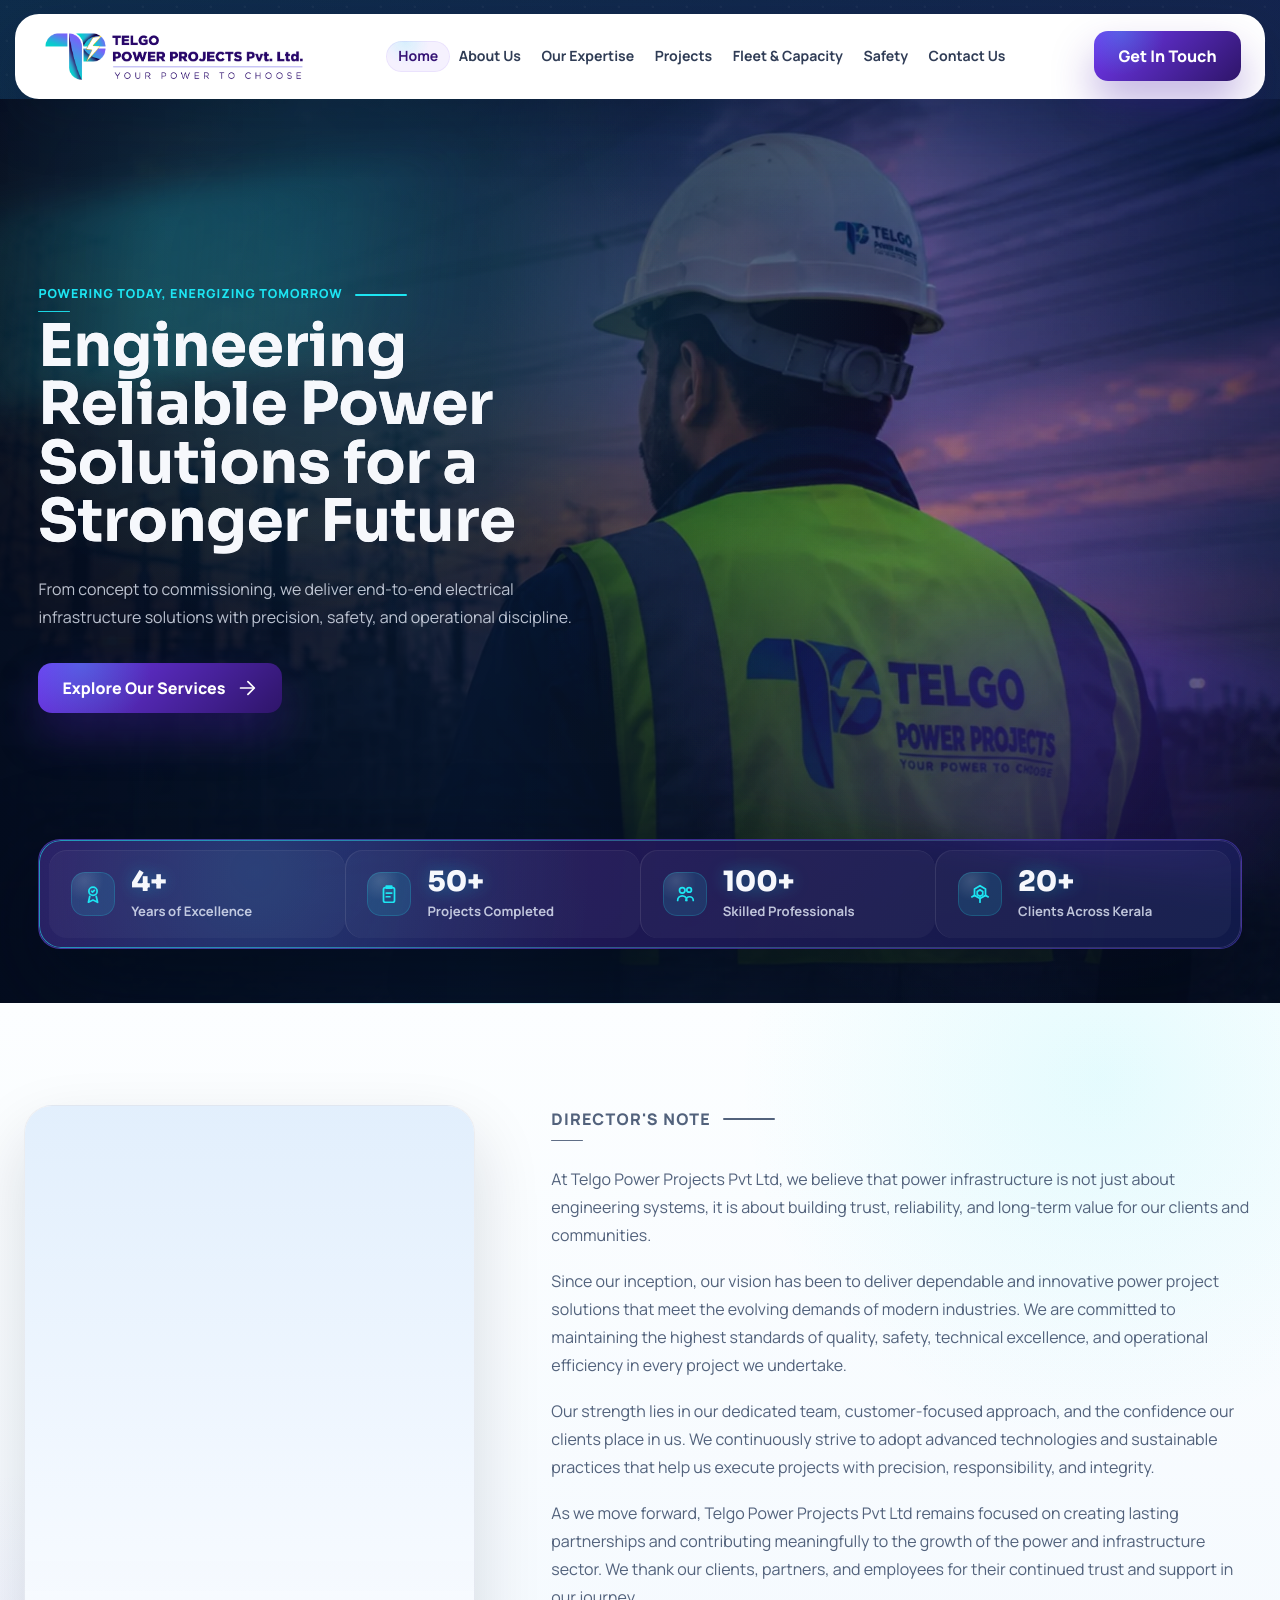
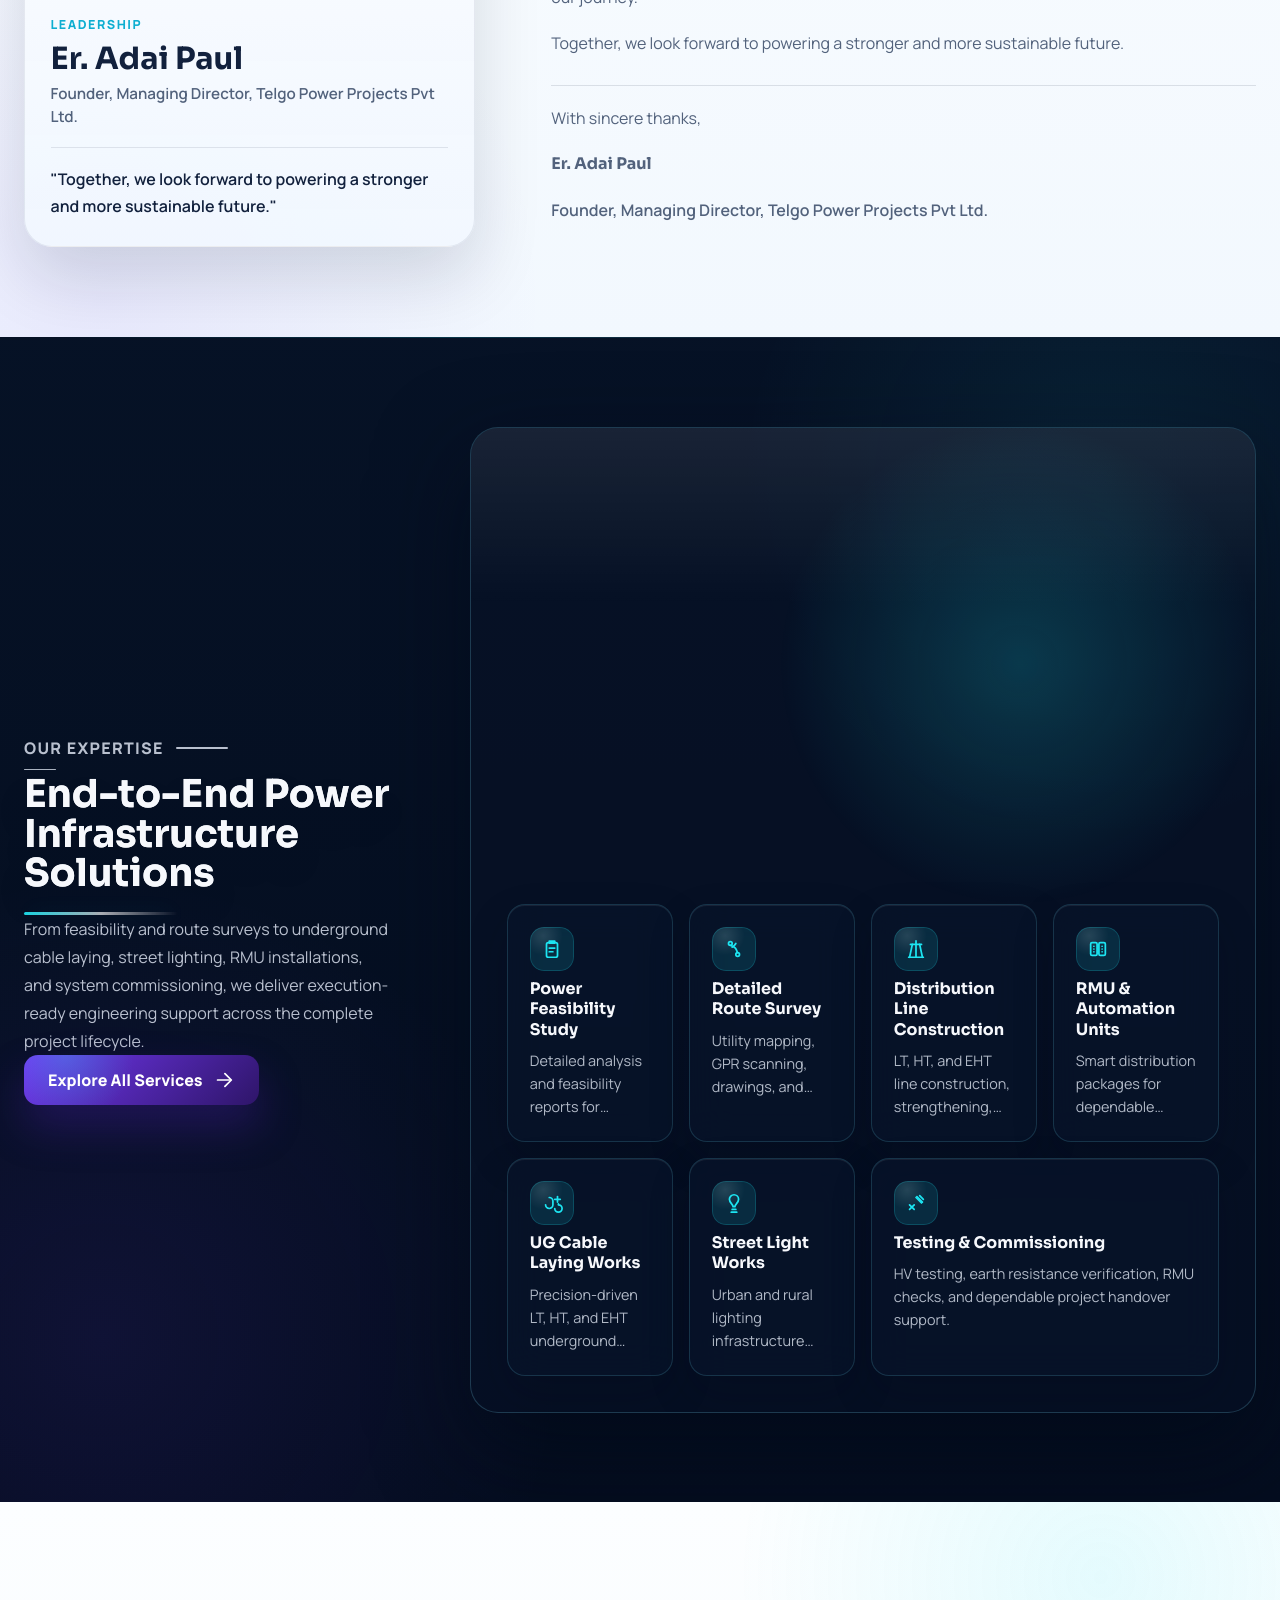
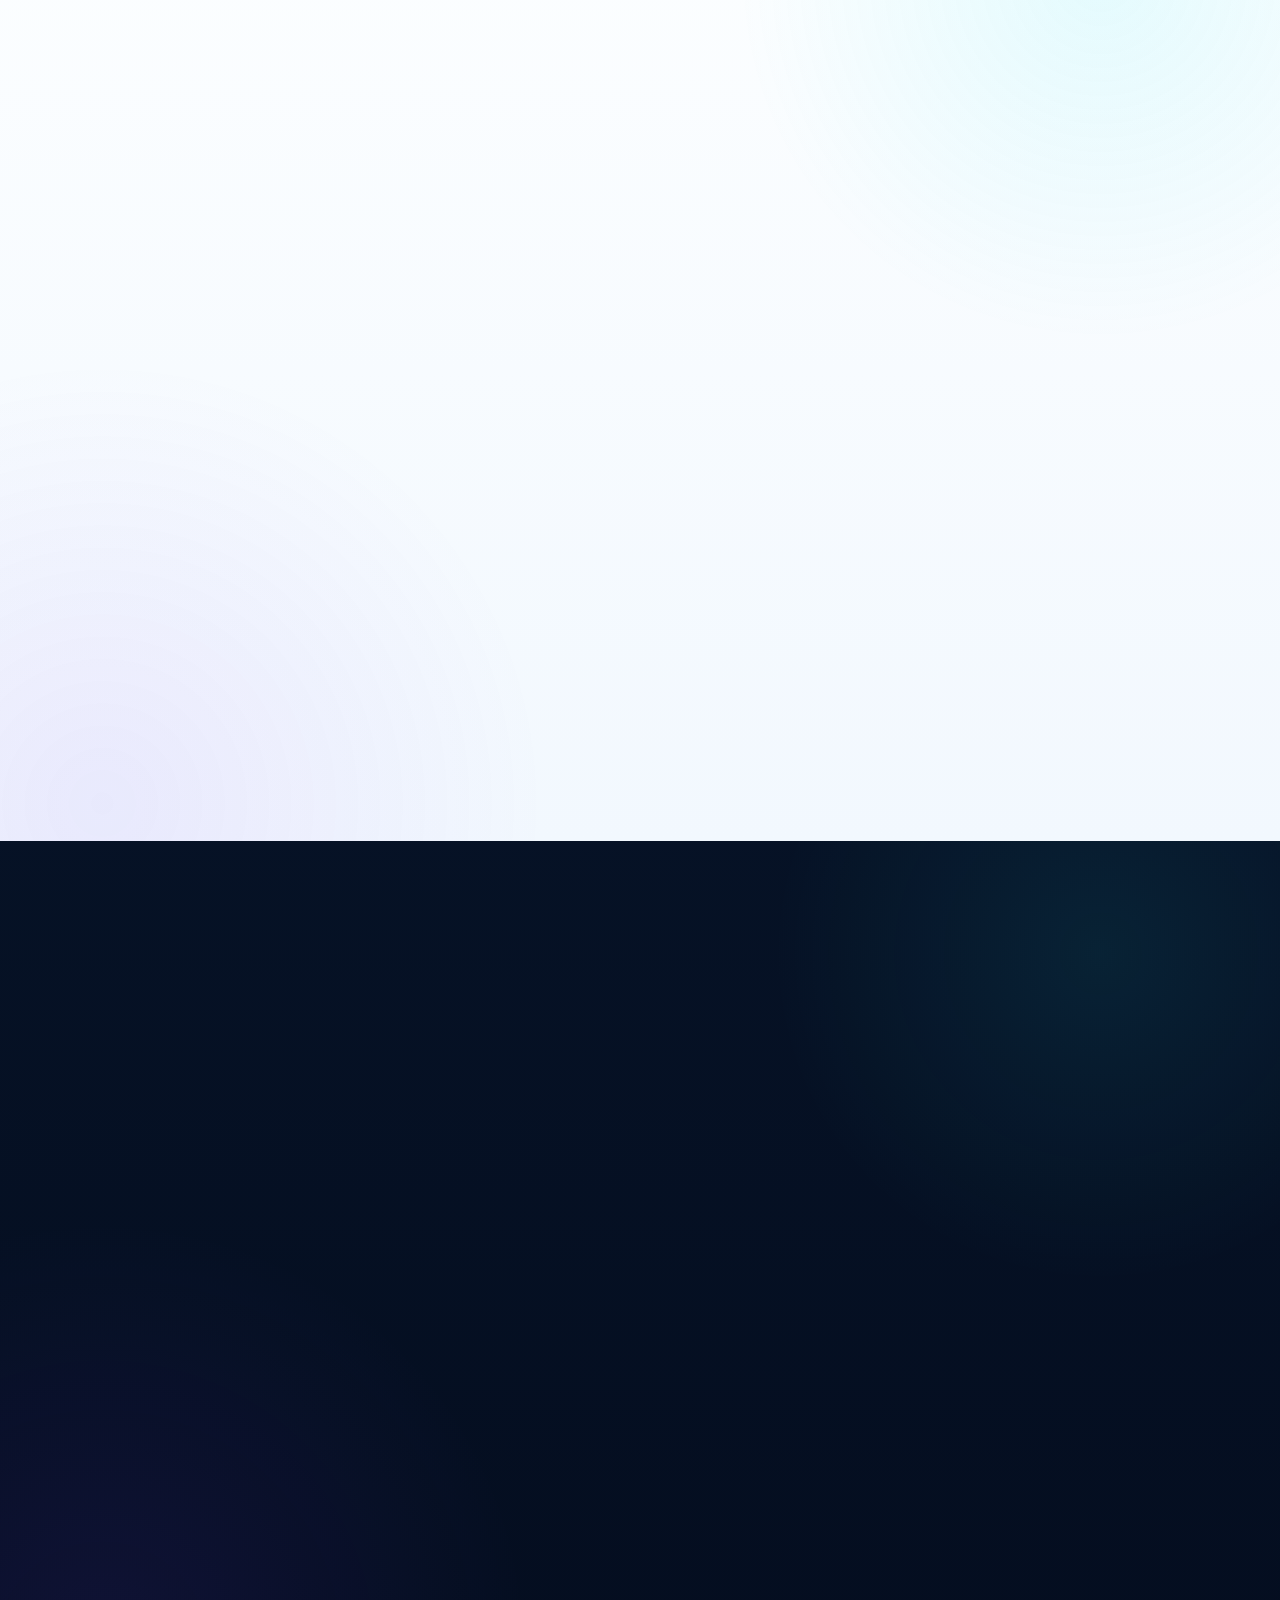
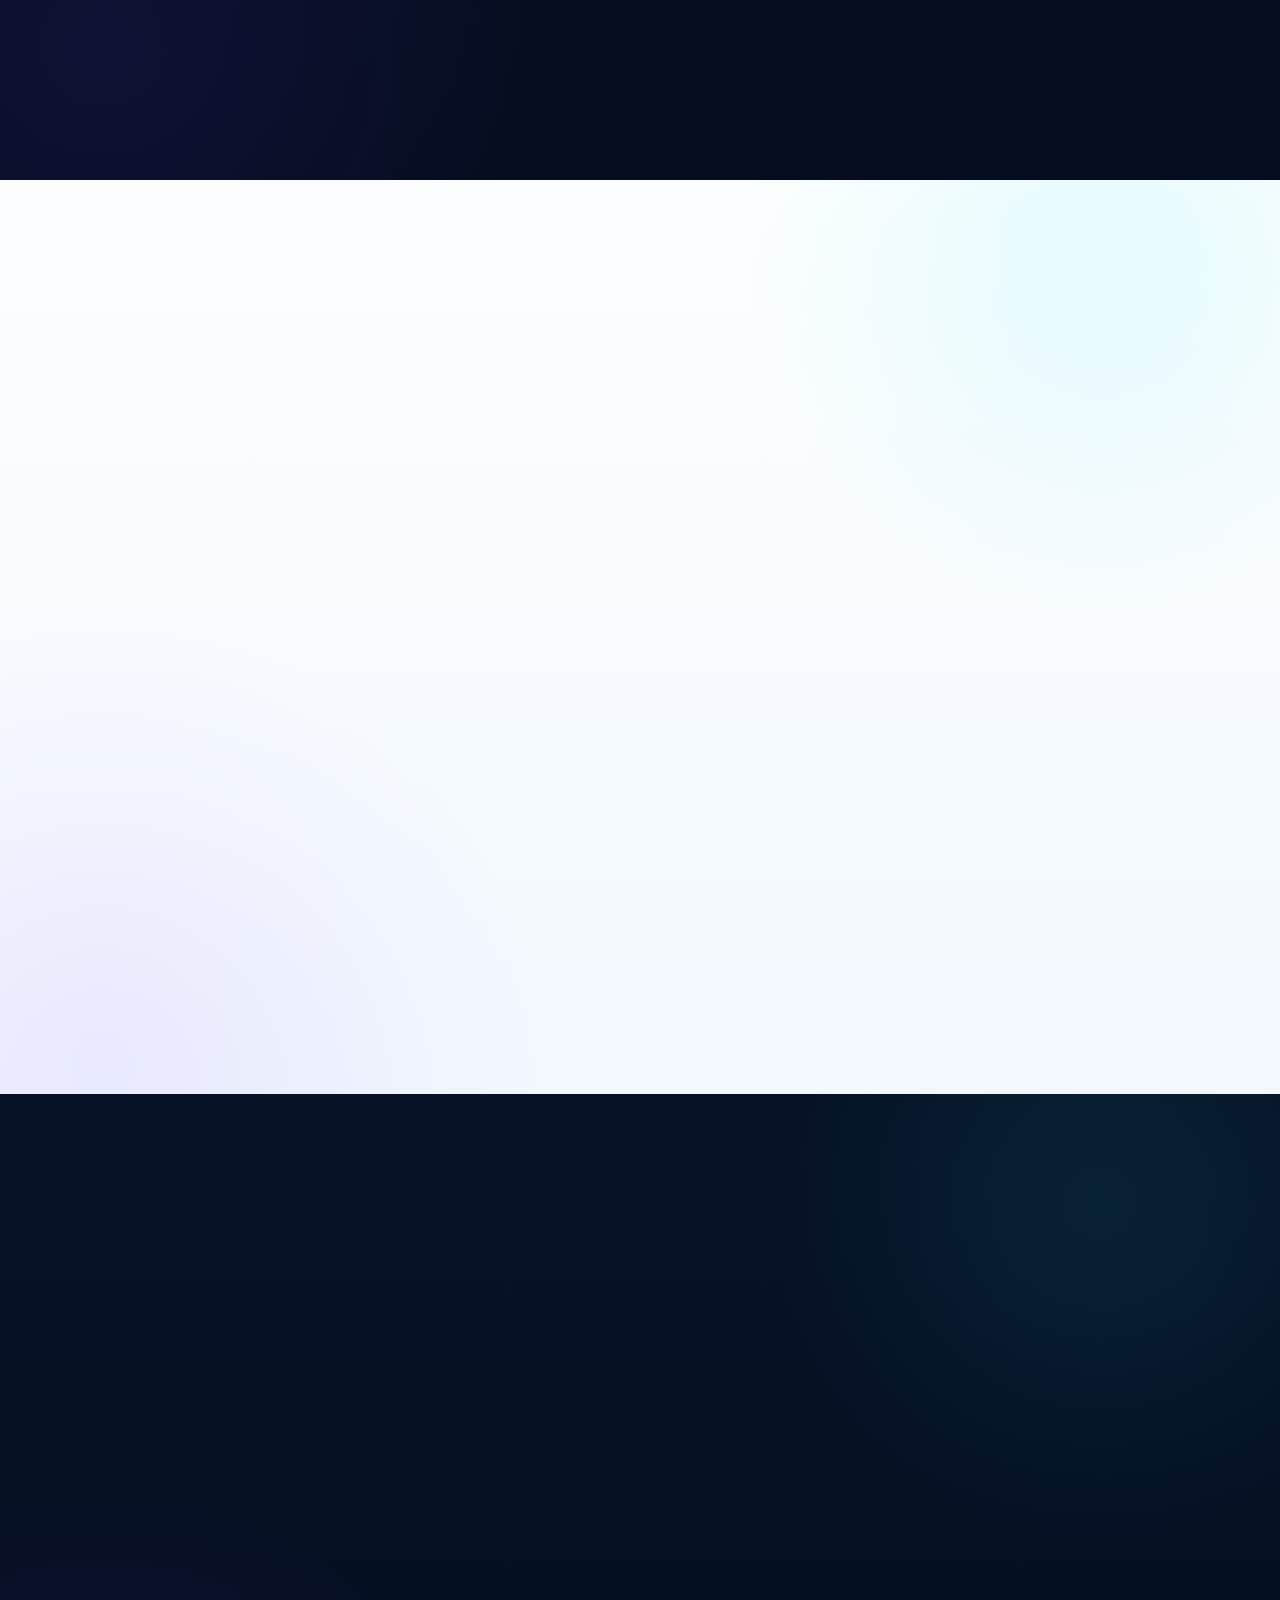
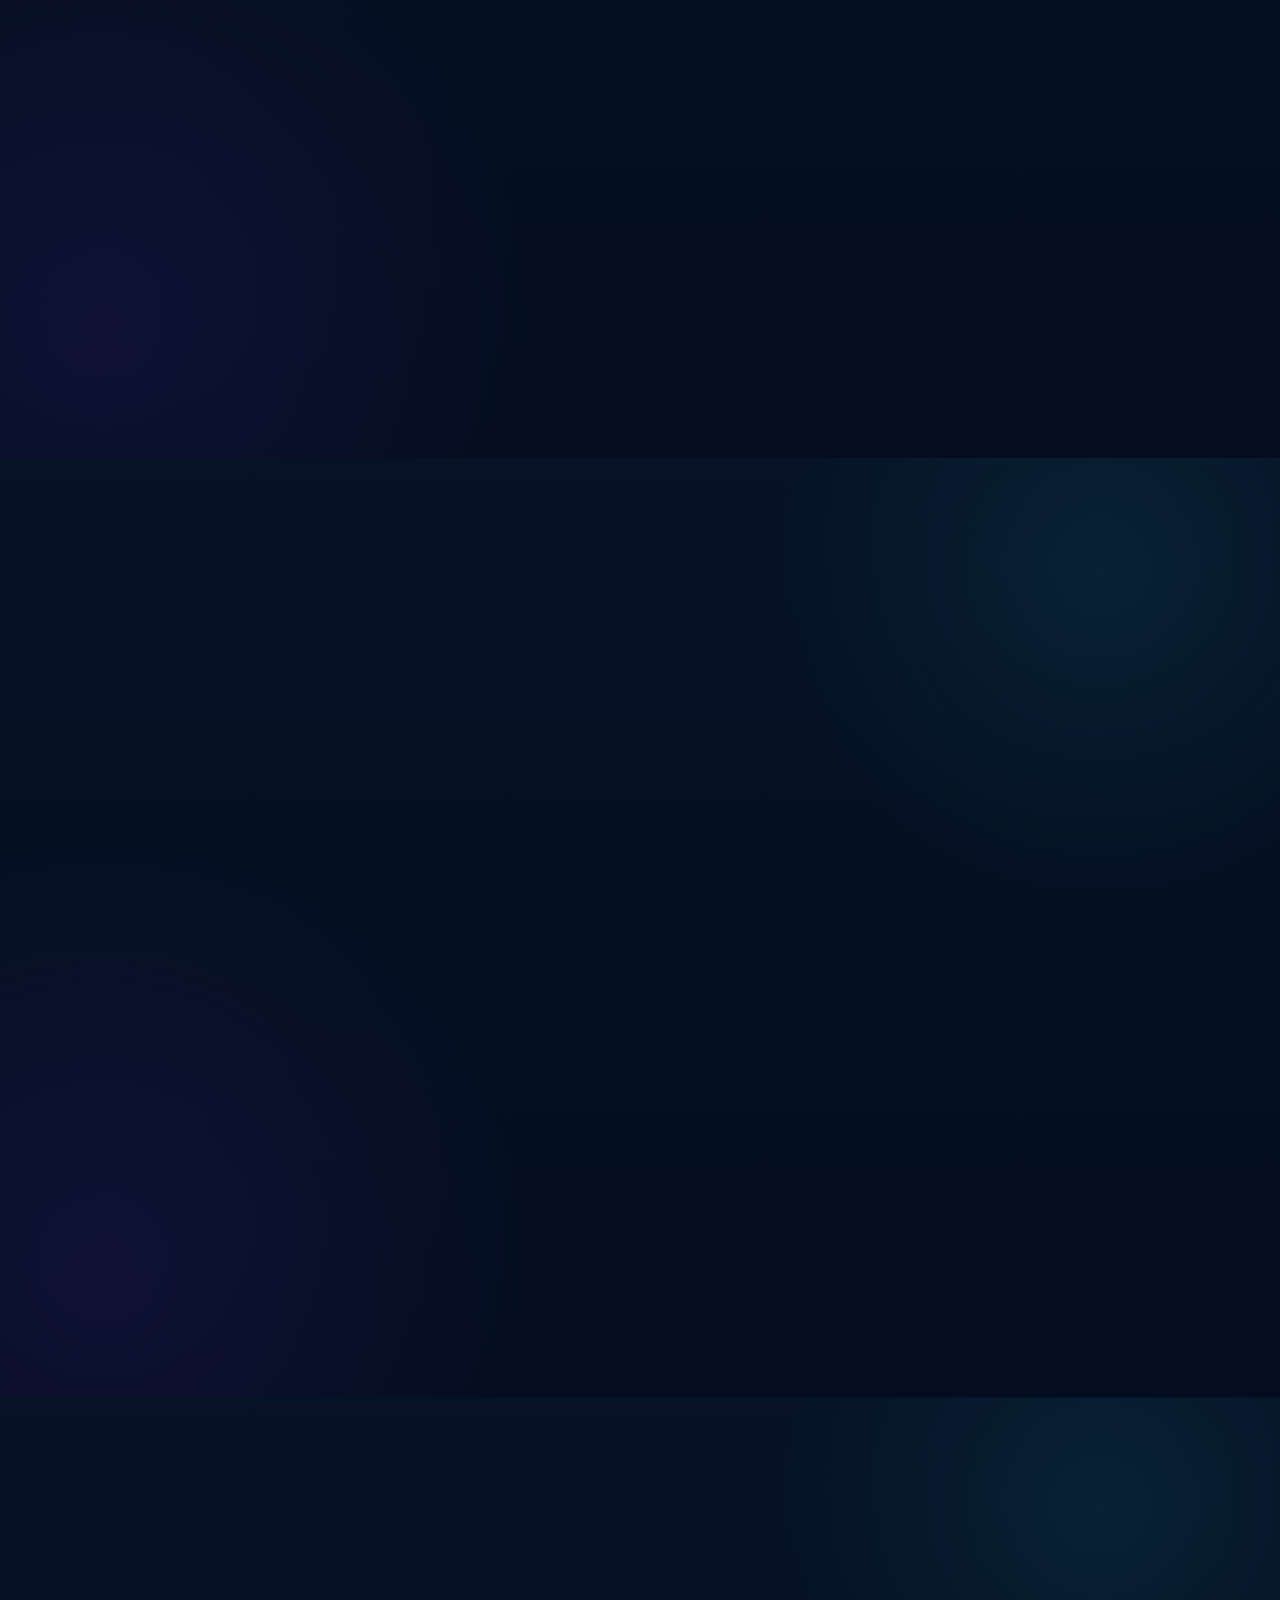
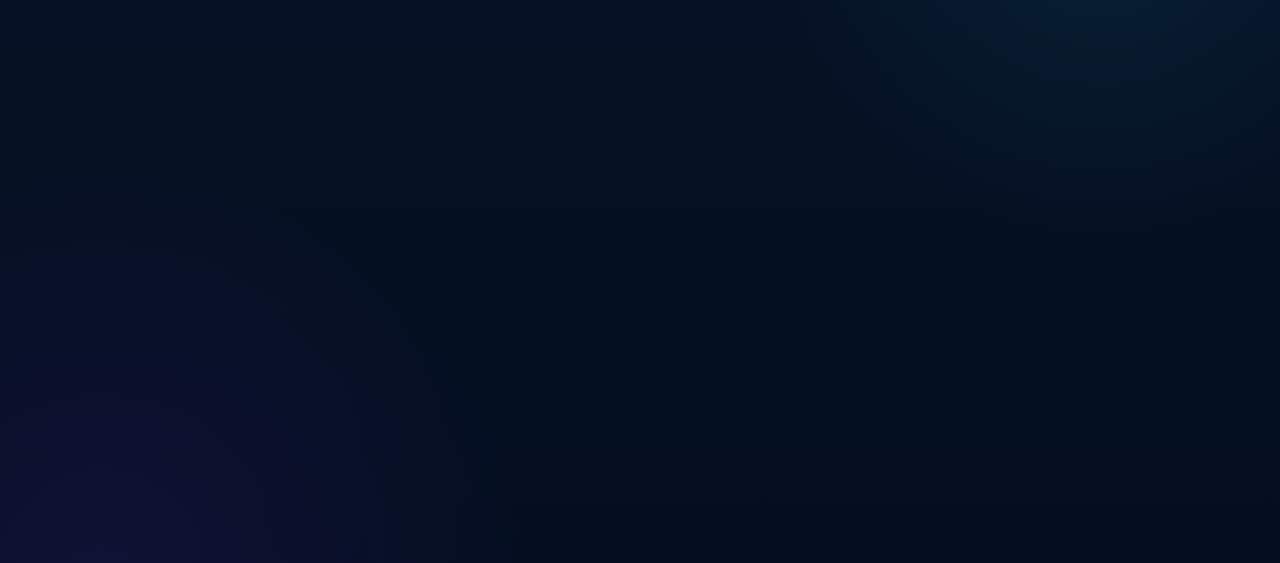
<file: index.html>
<!DOCTYPE html>
<html lang="en">
<head>
    <meta charset="UTF-8">
    <meta name="viewport" content="width=device-width, initial-scale=1.0">
    <meta name="description" content="Telgo Power Projects Pvt. Ltd. delivers utility infrastructure, underground cable laying, RMU installations, testing, and power distribution solutions across Kerala.">
    <meta name="theme-color" content="#07162e">
    <title>Telgo Power Projects Pvt. Ltd. | Power Infrastructure Solutions</title>
    <link rel="canonical" href="https://telgopowerprojects.com/">
    <link rel="icon" type="image/png" sizes="32x32" href="assets/faviconfolder/favicon-32.png">
    <link rel="icon" type="image/png" sizes="192x192" href="assets/faviconfolder/favicon-192.png">
    <link rel="apple-touch-icon" href="assets/faviconfolder/favicon.png">
    <link rel="preconnect" href="https://fonts.googleapis.com">
    <link rel="preconnect" href="https://fonts.gstatic.com" crossorigin>
    <link href="https://fonts.googleapis.com/css2?family=Manrope:wght@400;500;600;700;800&family=Sora:wght@600;700;800&display=swap" rel="stylesheet">
    <link rel="stylesheet" href="assets/styles/reset.css">
    <link rel="stylesheet" href="assets/styles/site.css">
    <script type="module" src="assets/scripts/site.js"></script>
</head>
<body>
    <svg class="icon-sprite" aria-hidden="true" focusable="false">
        <symbol id="icon-arrow" viewBox="0 0 24 24">
            <path d="M5 12h14"></path>
            <path d="M13 5l7 7-7 7"></path>
        </symbol>
        <symbol id="icon-bolt" viewBox="0 0 24 24">
            <path d="M13 2L5 13h5l-1 9 8-11h-5l1-9z"></path>
        </symbol>
        <symbol id="icon-shield" viewBox="0 0 24 24">
            <path d="M12 3l7 3v6c0 4.5-2.8 7.9-7 9-4.2-1.1-7-4.5-7-9V6l7-3z"></path>
            <path d="M9 12l2 2 4-4"></path>
        </symbol>
        <symbol id="icon-award" viewBox="0 0 24 24">
            <circle cx="12" cy="9" r="4.5"></circle>
            <path d="M8.5 14.5L7 21l5-2.5L17 21l-1.5-6.5"></path>
            <path d="M10.5 9l1 1 2-2"></path>
        </symbol>
        <symbol id="icon-users" viewBox="0 0 24 24">
            <path d="M9 11a3 3 0 100-6 3 3 0 000 6z"></path>
            <path d="M16.5 10a2.5 2.5 0 100-5 2.5 2.5 0 000 5z"></path>
            <path d="M4 19a5 5 0 0110 0"></path>
            <path d="M13 19a4 4 0 018 0"></path>
        </symbol>
        <symbol id="icon-network" viewBox="0 0 24 24">
            <path d="M12 3l6 3.5v7L12 17l-6-3.5v-7L12 3z"></path>
            <path d="M12 7.5l3 1.7v3.6L12 14.5 9 12.8V9.2l3-1.7z"></path>
            <path d="M12 17v4"></path>
            <path d="M6 13.5l-3 1.7"></path>
            <path d="M18 13.5l3 1.7"></path>
        </symbol>
        <symbol id="icon-clipboard" viewBox="0 0 24 24">
            <rect x="6" y="5" width="12" height="16" rx="2"></rect>
            <path d="M9 5.5h6v-2H9z"></path>
            <path d="M9 11h6"></path>
            <path d="M9 15h4"></path>
        </symbol>
        <symbol id="icon-route" viewBox="0 0 24 24">
            <path d="M6 6a2 2 0 114 0 2 2 0 01-4 0z"></path>
            <path d="M14 18a2 2 0 114 0 2 2 0 01-4 0z"></path>
            <path d="M8 8c2 1 4 1.5 5.5 3S15 15 16 16"></path>
            <path d="M10 10c1.5-.8 3-2.3 4-4"></path>
        </symbol>
        <symbol id="icon-grid" viewBox="0 0 24 24">
            <path d="M12 3v18"></path>
            <path d="M6 7h12"></path>
            <path d="M4 21h16"></path>
            <path d="M8 7L5 21"></path>
            <path d="M16 7l3 14"></path>
        </symbol>
        <symbol id="icon-automation" viewBox="0 0 24 24">
            <rect x="4" y="5" width="7" height="14" rx="1.5"></rect>
            <rect x="13" y="5" width="7" height="14" rx="1.5"></rect>
            <path d="M7.5 9h0"></path>
            <path d="M7.5 12h0"></path>
            <path d="M7.5 15h0"></path>
            <path d="M16.5 9h0"></path>
            <path d="M16.5 12h0"></path>
            <path d="M16.5 15h0"></path>
        </symbol>
        <symbol id="icon-cable" viewBox="0 0 24 24">
            <path d="M9 6a4 4 0 014 4v4a4 4 0 11-8 0"></path>
            <path d="M15 18a4 4 0 104-4v-1"></path>
            <path d="M18 5v6"></path>
            <path d="M15 8h6"></path>
        </symbol>
        <symbol id="icon-lamp" viewBox="0 0 24 24">
            <path d="M12 3a5 5 0 015 5c0 2.1-1 3.3-2.2 4.7-.9 1-1.8 2-1.8 3.3h-2c0-1.3-.9-2.3-1.8-3.3C8 11.3 7 10.1 7 8a5 5 0 015-5z"></path>
            <path d="M10 19h4"></path>
            <path d="M9 22h6"></path>
        </symbol>
        <symbol id="icon-timer" viewBox="0 0 24 24">
            <circle cx="12" cy="14" r="7"></circle>
            <path d="M12 14l3-2"></path>
            <path d="M9 2h6"></path>
            <path d="M12 7V4"></path>
        </symbol>
        <symbol id="icon-truck" viewBox="0 0 24 24">
            <path d="M3 7h11v9H3z"></path>
            <path d="M14 10h4l3 3v3h-7z"></path>
            <circle cx="7" cy="18" r="2"></circle>
            <circle cx="18" cy="18" r="2"></circle>
        </symbol>
        <symbol id="icon-tools" viewBox="0 0 24 24">
            <path d="M5 19l5-5"></path>
            <path d="M5 14l5 5"></path>
            <path d="M13 5l6 6"></path>
            <path d="M16 4l4 4"></path>
            <path d="M12 6l6 6"></path>
        </symbol>
        <symbol id="icon-linkedin" viewBox="0 0 24 24">
            <path d="M6 9v9"></path>
            <path d="M6 6h0"></path>
            <path d="M11 18V9"></path>
            <path d="M11 12a3 3 0 016 0v6"></path>
        </symbol>
        <symbol id="icon-phone" viewBox="0 0 24 24">
            <path d="M6 4h4l2 5-2.5 1.5a16 16 0 005 5L16 13l5 2v4c0 1.1-.9 2-2 2C10.2 21 3 13.8 3 5a2 2 0 012-2h1z"></path>
        </symbol>
        <symbol id="icon-mail" viewBox="0 0 24 24">
            <rect x="3" y="5" width="18" height="14" rx="2"></rect>
            <path d="M4 7l8 6 8-6"></path>
        </symbol>
        <symbol id="icon-location" viewBox="0 0 24 24">
            <path d="M12 21s6-5.3 6-11a6 6 0 10-12 0c0 5.7 6 11 6 11z"></path>
            <circle cx="12" cy="10" r="2.5"></circle>
        </symbol>
        <symbol id="icon-whatsapp" viewBox="0 0 24 24">
            <path d="M12 3.5a8.5 8.5 0 0 1 7.4 12.7L20 21l-4.9-1.4A8.5 8.5 0 1 1 12 3.5z"></path>
            <path d="M9.4 8.9c.2-.4.5-.6.8-.6h.6c.3 0 .4.2.5.4l.8 2.1c.1.3 0 .5-.2.7l-.7.7a6.8 6.8 0 0 0 2.8 2.8l.7-.7c.2-.2.4-.2.7-.2l2.1.8c.2.1.4.2.4.5v.6c0 .3-.2.6-.6.8-.5.2-1 .2-1.5.1-1.4-.2-2.8-.9-4-2.1-1.2-1.2-1.9-2.6-2.1-4-.1-.5-.1-1 .1-1.5z"></path>
        </symbol>
    </svg>

    <a class="skip-link" href="#main-content">Skip to content</a>

    <header class="site-header" id="top">
        <div class="container">
            <div class="header-shell">
                <a class="brand" href="#home" aria-label="Telgo Power Projects home">
                    <img src="assets/Websitephotos/telgo-logo-cropped.png" alt="Telgo Power Projects Pvt. Ltd.">
                </a>
                <nav class="site-nav" id="site-nav" aria-label="Primary">
                    <a href="#home">Home</a>
                    <a href="#about">About Us</a>
                    <a href="#expertise">Our Expertise</a>
                    <a href="#projects">Projects</a>
                    <a href="#fleet">Fleet &amp; Capacity</a>
                    <a href="#safety">Safety</a>
                    <a href="#contact">Contact Us</a>
                </nav>
                <a class="button button--primary header-cta" href="#contact">
                    <span>Get In Touch</span>
                </a>
                <button class="nav-toggle" type="button" aria-expanded="false" aria-controls="site-nav" aria-label="Toggle navigation">
                    <span></span>
                    <span></span>
                    <span></span>
                </button>
            </div>
        </div>
    </header>

    <main id="main-content">
        <section class="hero" id="home">
            <div class="hero-media">
                <img src="assets/Websitephotos/hero-power-grid-team.webp" alt="Telgo engineers planning a power infrastructure project beside transmission lines." fetchpriority="high">
            </div>
            <div class="hero-scrim"></div>
            <div class="container hero-grid">
                <div class="hero-copy" data-reveal>
                    <p class="eyebrow">Powering Today, Energizing Tomorrow</p>
                    <h1>Engineering Reliable Power Solutions for a Stronger Future</h1>
                    <p class="hero-lead">From concept to commissioning, we deliver end-to-end electrical infrastructure solutions with precision, safety, and operational discipline.</p>
                    <div class="hero-actions">
                        <a class="button button--primary" href="#expertise">
                            <span>Explore Our Services</span>
                            <svg class="button-icon"><use href="#icon-arrow"></use></svg>
                        </a>
                    </div>
                </div>
            </div>
            <div class="container hero-stats-wrap">
                <div class="stats-band" data-reveal aria-label="Company highlights">
                    <article class="metric-card">
                        <div class="icon-chip">
                            <svg class="icon"><use href="#icon-award"></use></svg>
                        </div>
                        <div>
                            <p class="metric-value"><span data-counter="4" data-suffix="+">4+</span></p>
                            <p class="metric-label">Years of Excellence</p>
                        </div>
                    </article>
                    <article class="metric-card">
                        <div class="icon-chip">
                            <svg class="icon"><use href="#icon-clipboard"></use></svg>
                        </div>
                        <div>
                            <p class="metric-value"><span data-counter="50" data-suffix="+">50+</span></p>
                            <p class="metric-label">Projects Completed</p>
                        </div>
                    </article>
                    <article class="metric-card">
                        <div class="icon-chip">
                            <svg class="icon"><use href="#icon-users"></use></svg>
                        </div>
                        <div>
                            <p class="metric-value"><span data-counter="100" data-suffix="+">100+</span></p>
                            <p class="metric-label">Skilled Professionals</p>
                        </div>
                    </article>
                    <article class="metric-card">
                        <div class="icon-chip">
                            <svg class="icon"><use href="#icon-network"></use></svg>
                        </div>
                        <div>
                            <p class="metric-value"><span data-counter="20" data-suffix="+">20+</span></p>
                            <p class="metric-label">Clients Across Kerala</p>
                        </div>
                    </article>
                </div>
            </div>
        </section>

        <section class="section section--light about" id="about">
            <div class="container about-grid about-grid--director">
                <figure class="director-card" data-reveal>
                    <div class="director-portrait">
                        <img src="assets/Director-Founder/Adai-Paul.png" alt="Er. Adai Paul, Founder and Managing Director of Telgo Power Projects Pvt Ltd." loading="lazy" decoding="async">
                    </div>
                    <figcaption class="director-card__body">
                        <p class="director-label">Leadership</p>
                        <h3>Er. Adai Paul</h3>
                        <p class="director-role">Founder, Managing Director, Telgo Power Projects Pvt Ltd.</p>
                        <p class="director-quote">"Together, we look forward to powering a stronger and more sustainable future."</p>
                    </figcaption>
                </figure>
                <div class="section-copy director-note" data-reveal>
                    <p class="eyebrow eyebrow--light">Director's Note</p>
                    <p>At Telgo Power Projects Pvt Ltd, we believe that power infrastructure is not just about engineering systems, it is about building trust, reliability, and long-term value for our clients and communities.</p>
                    <p>Since our inception, our vision has been to deliver dependable and innovative power project solutions that meet the evolving demands of modern industries. We are committed to maintaining the highest standards of quality, safety, technical excellence, and operational efficiency in every project we undertake.</p>
                    <p>Our strength lies in our dedicated team, customer-focused approach, and the confidence our clients place in us. We continuously strive to adopt advanced technologies and sustainable practices that help us execute projects with precision, responsibility, and integrity.</p>
                    <p>As we move forward, Telgo Power Projects Pvt Ltd remains focused on creating lasting partnerships and contributing meaningfully to the growth of the power and infrastructure sector. We thank our clients, partners, and employees for their continued trust and support in our journey.</p>
                    <p>Together, we look forward to powering a stronger and more sustainable future.</p>
                    <div class="director-signoff">
                        <p class="director-signoff__line">With sincere thanks,</p>
                        <p class="director-signoff__name">Er. Adai Paul</p>
                        <p class="director-signoff__role">Founder, Managing Director, Telgo Power Projects Pvt Ltd.</p>
                    </div>
                </div>
            </div>
        </section>

        <section class="section section--dark expertise" id="expertise">
            <div class="container expertise-layout">
                <div class="section-copy section-copy--inverted" data-reveal>
                    <p class="eyebrow">Our Expertise</p>
                    <h2>End-to-End Power Infrastructure Solutions</h2>
                    <p>From feasibility and route surveys to underground cable laying, street lighting, RMU installations, and system commissioning, we deliver execution-ready engineering support across the complete project lifecycle.</p>
                    <a class="button button--primary" href="#projects">
                        <span>Explore All Services</span>
                        <svg class="button-icon"><use href="#icon-arrow"></use></svg>
                    </a>
                </div>
                <div class="expertise-panel" data-reveal>
                    <img class="expertise-art" src="assets/Websitephotos/background-hero-image.webp" alt="" loading="lazy" decoding="async">
                    <div class="expertise-overlay"></div>
                    <div class="service-grid">
                        <article class="glass-card service-card">
                            <div class="icon-chip">
                                <svg class="icon"><use href="#icon-clipboard"></use></svg>
                            </div>
                            <h3>Power Feasibility Study</h3>
                            <p>Detailed analysis and feasibility reports for reliable project planning.</p>
                        </article>
                        <article class="glass-card service-card">
                            <div class="icon-chip">
                                <svg class="icon"><use href="#icon-route"></use></svg>
                            </div>
                            <h3>Detailed Route Survey</h3>
                            <p>Utility mapping, GPR scanning, drawings, and accurate route definition.</p>
                        </article>
                        <article class="glass-card service-card">
                            <div class="icon-chip">
                                <svg class="icon"><use href="#icon-grid"></use></svg>
                            </div>
                            <h3>Distribution Line Construction</h3>
                            <p>LT, HT, and EHT line construction, strengthening, and network upgrades.</p>
                        </article>
                        <article class="glass-card service-card">
                            <div class="icon-chip">
                                <svg class="icon"><use href="#icon-automation"></use></svg>
                            </div>
                            <h3>RMU &amp; Automation Units</h3>
                            <p>Smart distribution packages for dependable switching and utility control.</p>
                        </article>
                        <article class="glass-card service-card">
                            <div class="icon-chip">
                                <svg class="icon"><use href="#icon-cable"></use></svg>
                            </div>
                            <h3>UG Cable Laying Works</h3>
                            <p>Precision-driven LT, HT, and EHT underground cable execution with controlled safety processes.</p>
                        </article>
                        <article class="glass-card service-card">
                            <div class="icon-chip">
                                <svg class="icon"><use href="#icon-lamp"></use></svg>
                            </div>
                            <h3>Street Light Works</h3>
                            <p>Urban and rural lighting infrastructure with clean coordination and durable finish quality.</p>
                        </article>
                        <article class="glass-card service-card service-card--wide">
                            <div class="icon-chip">
                                <svg class="icon"><use href="#icon-tools"></use></svg>
                            </div>
                            <h3>Testing &amp; Commissioning</h3>
                            <p>HV testing, earth resistance verification, RMU checks, and dependable project handover support.</p>
                        </article>
                    </div>
                </div>
            </div>
        </section>

        <section class="section section--light projects" id="projects">
            <div class="container">
                <div class="section-head" data-reveal>
                    <div>
                        <p class="eyebrow eyebrow--light">Signature Projects &amp; Achievements</p>
                        <h2>Delivering Excellence Across Kerala</h2>
                        <p>From complex crossings to airport-linked power infrastructure, our project portfolio reflects precision engineering, strong field control, and timely delivery.</p>
                    </div>
                    <div class="carousel-controls" aria-label="Project navigation">
                        <button class="control-button" type="button" data-carousel-prev="projects-carousel" aria-label="Previous projects">
                            <svg class="icon"><use href="#icon-arrow"></use></svg>
                        </button>
                        <button class="control-button control-button--next" type="button" data-carousel-next="projects-carousel" aria-label="Next projects">
                            <svg class="icon"><use href="#icon-arrow"></use></svg>
                        </button>
                    </div>
                </div>
                <div class="carousel" id="projects-carousel" data-carousel data-reveal>
                    <div class="carousel-track">
                        <article class="project-card">
                            <figure class="project-media">
                                <img src="assets/Websitephotos/vembanad-backwater-crossing.webp" alt="Marine crossing execution at Vembanad backwaters." loading="lazy" decoding="async">
                            </figure>
                            <div class="project-content">
                                <h3>Vembanad Backwater Crossing</h3>
                                <p>285-metre HDD waterway crossing with controlled depth and marine coordination.</p>
                                <span class="project-tag">HDD Crossing</span>
                            </div>
                        </article>
                        <article class="project-card">
                            <figure class="project-media">
                                <img src="assets/Websitephotos/kseb-rdss-imperial-project.webp" alt="KSEB RDSS distribution network project site." loading="lazy" decoding="async">
                            </figure>
                            <div class="project-content">
                                <h3>KSEB RDSS Imperial Project</h3>
                                <p>Electrical distribution upgrade package for a resilient urban network.</p>
                                <span class="project-tag">20 km Network</span>
                            </div>
                        </article>
                        <article class="project-card">
                            <figure class="project-media">
                                <img src="assets/Websitephotos/cial-33kv-cable-laying.webp" alt="33 kV cable laying project aligned with airport infrastructure." loading="lazy" decoding="async">
                            </figure>
                            <div class="project-content">
                                <h3>CIAL 33 kV Cable Laying</h3>
                                <p>High-voltage cable installation for airport-linked power infrastructure.</p>
                                <span class="project-tag">33 kV Installation</span>
                            </div>
                        </article>
                        <article class="project-card">
                            <figure class="project-media">
                                <img src="assets/Websitephotos/mannam-substation-commissioning.webp" alt="Electrical infrastructure work for Amritha Hospital." loading="lazy" decoding="async">
                            </figure>
                            <div class="project-content">
                                <h3>Amritha Hospital Work</h3>
                                <p>Electrical infrastructure support for hospital-linked power works.</p>
                                <span class="project-tag">Hospital Power Works</span>
                            </div>
                        </article>
                    </div>
                    <div class="carousel-dots" data-carousel-dots></div>
                </div>
            </div>
        </section>

        <section class="section section--dark fleet" id="fleet">
            <div class="container">
                <div class="section-head section-head--stacked" data-reveal>
                    <div>
                        <p class="eyebrow">Fleet &amp; Capacity</p>
                        <h2>Advanced Equipment. Proven Capability.</h2>
                        <p>Our fleet and testing infrastructure are configured for high-control utility execution, remote access logistics, cable drum handling, and dependable site readiness.</p>
                    </div>
                    <a class="button button--primary" href="#contact">
                        <span>View Our Fleet</span>
                        <svg class="button-icon"><use href="#icon-arrow"></use></svg>
                    </a>
                </div>
                <div class="fleet-grid" data-reveal>
                    <article class="fleet-card">
                        <figure class="fleet-media">
                            <img src="assets/Websitephotos/xcmg-hdd-machine.webp" alt="XCMG HDD machine used for trenchless cable and utility crossings." loading="lazy" decoding="async">
                        </figure>
                        <div class="fleet-content">
                            <div class="icon-chip">
                                <svg class="icon"><use href="#icon-grid"></use></svg>
                            </div>
                            <h3>HDD Machines (Trenchless)</h3>
                            <ul class="detail-list">
                                <li>32-ton XCMG XZ320DX, 2024 model</li>
                                <li>20-ton Hanlyma IR520, 2018 model</li>
                                <li>Guided crossings and utility-sensitive corridors</li>
                            </ul>
                        </div>
                    </article>
                    <article class="fleet-card">
                        <figure class="fleet-media">
                            <img src="assets/Websitephotos/eicher-jumbo-truck.webp" alt="Eicher jumbo truck configured for project logistics and heavy material support." loading="lazy" decoding="async">
                        </figure>
                        <div class="fleet-thumb-row">
                            <img src="assets/Websitephotos/eicher-hydraulic-ramp.webp" alt="Hydraulic ramp transport support vehicle." loading="lazy" decoding="async">
                            <img src="assets/Websitephotos/ashok-leyland-tanker.webp" alt="Ashok Leyland tanker used for site support operations." loading="lazy" decoding="async">
                        </div>
                        <div class="fleet-content">
                            <div class="icon-chip">
                                <svg class="icon"><use href="#icon-truck"></use></svg>
                            </div>
                            <h3>Logistics &amp; Support Fleet</h3>
                            <ul class="detail-list">
                                <li>Eicher jumbo carrier for mobilization</li>
                                <li>Hydraulic ramp for plant transfer</li>
                                <li>Ashok Leyland tanker support</li>
                            </ul>
                        </div>
                    </article>
                    <article class="fleet-card">
                        <figure class="fleet-media">
                            <img src="assets/Websitephotos/hdd-cable-drum-transport.webp" alt="Cable drum transport setup prepared for underground utility works." loading="lazy" decoding="async">
                        </figure>
                        <div class="fleet-content">
                            <div class="icon-chip">
                                <svg class="icon"><use href="#icon-tools"></use></svg>
                            </div>
                            <h3>Drum Handling &amp; Site Support</h3>
                            <ul class="detail-list">
                                <li>Cable drum transport for long-route packages</li>
                                <li>Trenching, pulling, and reinstatement readiness</li>
                                <li>HV kits, meggers, and earth testing support</li>
                            </ul>
                        </div>
                    </article>
                </div>
            </div>
        </section>

        <section class="section section--light why">
            <div class="container">
                <div class="why-shell" data-reveal>
                    <div class="section-head section-head--compact">
                        <div>
                            <p class="eyebrow eyebrow--light">Why Choose Telgo</p>
                            <h2>Built on Trust. Driven by Excellence.</h2>
                        </div>
                    </div>
                    <div class="why-grid">
                        <article class="why-card">
                            <div class="icon-chip icon-chip--light"><svg class="icon"><use href="#icon-shield"></use></svg></div>
                            <h3>Safety First</h3>
                            <p>Strict adherence to field safety standards, PPE rules, and documented site controls.</p>
                        </article>
                        <article class="why-card">
                            <div class="icon-chip icon-chip--light"><svg class="icon"><use href="#icon-award"></use></svg></div>
                            <h3>Quality Assured</h3>
                            <p>Disciplined execution backed by inspection gates, testing workflows, and punch closure.</p>
                        </article>
                        <article class="why-card">
                            <div class="icon-chip icon-chip--light"><svg class="icon"><use href="#icon-timer"></use></svg></div>
                            <h3>On-Time Delivery</h3>
                            <p>Milestone-led planning that protects execution speed without sacrificing control.</p>
                        </article>
                        <article class="why-card">
                            <div class="icon-chip icon-chip--light"><svg class="icon"><use href="#icon-users"></use></svg></div>
                            <h3>Skilled Professionals</h3>
                            <p>Experienced teams with technical depth in power distribution and utility works.</p>
                        </article>
                        <article class="why-card">
                            <div class="icon-chip icon-chip--light"><svg class="icon"><use href="#icon-network"></use></svg></div>
                            <h3>End-to-End Delivery</h3>
                            <p>From survey to commissioning, we coordinate the full execution chain under one team.</p>
                        </article>
                    </div>
                </div>
            </div>
        </section>

        <section class="section section--dark clients" id="clients">
            <div class="clients-backdrop"></div>
            <div class="container clients-layout">
                <div class="section-copy section-copy--inverted" data-reveal>
                    <p class="eyebrow">Trusted by Leaders</p>
                    <h2>Strong Partnerships. Successful Deliveries.</h2>
                    <p>We take pride in supporting government bodies, infrastructure developers, airports, industrial stakeholders, and premium real estate groups across Kerala.</p>
                </div>
                <div class="logo-wall" data-reveal aria-label="Trusted client logos">
                    <figure class="logo-card logo-card--synthite"><img src="assets/newlogos/3840px-Synthite_logo.svg.png" alt="Synthite"></figure>
                    <figure class="logo-card logo-card--kseb"><img src="assets/Websitephotos/logo-kseb.webp" alt="KSEB"></figure>
                    <figure class="logo-card logo-card--cial"><img src="assets/Websitephotos/logo-cial.webp" alt="CIAL"></figure>
                    <figure class="logo-card logo-card--kinfra"><img src="assets/Websitephotos/logo-kinfra.webp" alt="Kinfra"></figure>
                    <figure class="logo-card logo-card--sobha"><img src="assets/newlogos/sobha-logo-card.png" alt="Sobha Developers"></figure>
                    <figure class="logo-card logo-card--asset"><img src="assets/newlogos/asset-homes-logo-card.png" alt="Asset Homes"></figure>
                    <figure class="logo-card logo-card--goodearth"><img src="assets/newlogos/good-earth-logo-card.png" alt="GoodEarth"></figure>
                    <figure class="logo-card logo-card--amrita"><img src="assets/newlogos/Amrita-Hospital-Logo-Vector.svg-.png" alt="Amrita Hospital"></figure>
                    <figure class="logo-card logo-card--bmh"><img src="assets/newlogos/5e68d8dcabaae740520b39fc_%D0%A1%D0%BB%D0%BE%D0%B8%CC%86%200.jpg.jpeg" alt="BMH"></figure>
                </div>
            </div>
        </section>

        <section class="section section--dark safety" id="safety">
            <div class="container safety-layout">
                <div class="section-copy section-copy--inverted" data-reveal>
                    <p class="eyebrow">Safety &amp; Compliance</p>
                    <h2>Safety is Our Strength.</h2>
                    <p>Every Telgo project follows structured safety protocols, compliance checkpoints, and disciplined site supervision to ensure reliable execution in high-voltage environments.</p>
                    <ul class="check-list">
                        <li>CEA compliant operations and approved field methodologies</li>
                        <li>PPE enforcement, toolbox talks, and documented permit controls</li>
                        <li>Risk assessment, mitigation planning, and escalation discipline</li>
                        <li>Regular training, audits, and close coordination with client representatives</li>
                    </ul>
                </div>
                <div class="safety-visual" data-reveal>
                    <figure class="safety-image">
                        <img src="assets/Websitephotos/background-hero-image.webp" alt="Telgo engineers reviewing electrical infrastructure in a controlled substation environment." loading="lazy" decoding="async">
                    </figure>
                    <aside class="commitment-card">
                        <div class="icon-chip">
                            <svg class="icon"><use href="#icon-shield"></use></svg>
                        </div>
                        <h3>Our Commitment</h3>
                        <p>Every package is backed by clear supervision, documented testing, quality sign-off, and reliable site stewardship.</p>
                        <ul class="check-list check-list--compact">
                            <li>Safe work environment</li>
                            <li>Zero compromise on quality</li>
                            <li>Sustainable field practices</li>
                            <li>Community responsibility</li>
                        </ul>
                    </aside>
                </div>
            </div>
        </section>

        <section class="section section--dark testimonials" id="testimonials">
            <div class="container">
                <div class="section-head" data-reveal>
                    <div>
                        <p class="eyebrow">Client Testimonials</p>
                        <h2>What Our Clients Say</h2>
                    </div>
                    <div class="carousel-controls" aria-label="Testimonial navigation">
                        <button class="control-button" type="button" data-carousel-prev="testimonials-carousel" aria-label="Previous testimonials">
                            <svg class="icon"><use href="#icon-arrow"></use></svg>
                        </button>
                        <button class="control-button control-button--next" type="button" data-carousel-next="testimonials-carousel" aria-label="Next testimonials">
                            <svg class="icon"><use href="#icon-arrow"></use></svg>
                        </button>
                    </div>
                </div>
                <div class="testimonials-grid" data-reveal>
                    <div class="carousel" id="testimonials-carousel" data-carousel>
                        <div class="carousel-track">
                            <article class="testimonial-card">
                                <p class="testimonial-quote">Telgo Power Projects delivered the Vembanad crossing package with exceptional precision, coordination, and professionalism. The team maintained control from planning through execution.</p>
                                <div class="testimonial-author">
                                    <img src="assets/Websitephotos/logo-kseb.webp" alt="KSEB logo" loading="lazy" decoding="async">
                                    <div>
                                        <strong>Executive Engineer</strong>
                                        <span>KSEB</span>
                                    </div>
                                </div>
                            </article>
                            <article class="testimonial-card">
                                <p class="testimonial-quote">Their expertise in underground cabling and their commitment to safety standards are commendable. A dependable partner for critical infrastructure works.</p>
                                <div class="testimonial-author">
                                    <img src="assets/Websitephotos/logo-cial.webp" alt="CIAL logo" loading="lazy" decoding="async">
                                    <div>
                                        <strong>Project Manager</strong>
                                        <span>CIAL</span>
                                    </div>
                                </div>
                            </article>
                            <article class="testimonial-card">
                                <p class="testimonial-quote">Timely execution, disciplined quality control, and reliable field support throughout the project. We look forward to future collaborations with the Telgo team.</p>
                                <div class="testimonial-author">
                                    <img src="assets/Websitephotos/logo-sobha.webp" alt="Sobha Realty logo" loading="lazy" decoding="async">
                                    <div>
                                        <strong>Project Head</strong>
                                        <span>Sobha Realty</span>
                                    </div>
                                </div>
                            </article>
                        </div>
                        <div class="carousel-dots" data-carousel-dots></div>
                    </div>
                    <figure class="testimonial-visual">
                        <img src="assets/Websitephotos/kseb-rdss-imperial-project.webp" alt="Utility upgrade work executed by Telgo Power Projects." loading="lazy" decoding="async">
                    </figure>
                </div>
            </div>
        </section>

        <section class="section cta" id="contact">
            <div class="container">
                <div class="cta-shell" data-reveal>
                    <div class="cta-mark">
                        <svg class="icon"><use href="#icon-bolt"></use></svg>
                    </div>
                    <div class="cta-copy">
                        <h2>Ready to Power Your Next Project?</h2>
                        <p>Let's build stronger, safer, and more resilient electrical infrastructure together.</p>
                    </div>
                    <div class="cta-action">
                        <a class="button button--light" href="mailto:info@telgopowerprojects.com">
                            <span>Get In Touch</span>
                            <svg class="button-icon"><use href="#icon-arrow"></use></svg>
                        </a>
                    </div>
                </div>
            </div>
        </section>
    </main>

    <footer class="site-footer">
        <div class="container footer-grid">
            <div class="footer-brand">
                <img src="assets/Websitephotos/telgo-logo-cropped.png" alt="Telgo Power Projects Pvt. Ltd.">
                <p>Utility infrastructure specialists delivering underground cabling, distribution strengthening, testing, and commissioning support across Kerala.</p>
            </div>
            <div>
                <h3>Quick Links</h3>
                <ul class="footer-links">
                    <li><a href="#home">Home</a></li>
                    <li><a href="#about">About Us</a></li>
                    <li><a href="#expertise">Our Expertise</a></li>
                    <li><a href="#projects">Projects</a></li>
                    <li><a href="#fleet">Fleet &amp; Capacity</a></li>
                    <li><a href="#safety">Safety</a></li>
                </ul>
            </div>
            <div>
                <h3>Core Services</h3>
                <ul class="footer-links">
                    <li>Power feasibility studies</li>
                    <li>Distribution line construction</li>
                    <li>UG cable laying works</li>
                    <li>RMU &amp; automation units</li>
                    <li>Street light works</li>
                    <li>Testing &amp; commissioning</li>
                </ul>
            </div>
            <div>
                <h3>Contact Info</h3>
                <ul class="contact-list">
                    <li>
                        <svg class="icon"><use href="#icon-location"></use></svg>
                        <span>Thrippunithura, Kochi, Kerala 682301</span>
                    </li>
                    <li>
                        <svg class="icon"><use href="#icon-phone"></use></svg>
                        <a href="tel:+918075687304">+91 80756 87304</a>
                    </li>
                    <li>
                        <svg class="icon"><use href="#icon-mail"></use></svg>
                        <a href="mailto:info@telgopowerprojects.com">info@telgopowerprojects.com</a>
                    </li>
                </ul>
                <div class="contact-social">
                    <a class="social-button" href="mailto:info@telgopowerprojects.com" aria-label="Email Telgo Power Projects">
                        <svg class="icon"><use href="#icon-mail"></use></svg>
                    </a>
                    <a class="social-button" href="tel:+918075687304" aria-label="Call Telgo Power Projects">
                        <svg class="icon"><use href="#icon-phone"></use></svg>
                    </a>
                    <a class="social-button social-button--whatsapp" href="https://wa.me/918075687304" target="_blank" rel="noopener noreferrer" aria-label="Chat with Telgo Power Projects on WhatsApp">
                        <svg class="icon"><use href="#icon-whatsapp"></use></svg>
                    </a>
                    <a class="social-button" href="https://maps.google.com/?q=Thrippunithura+Kochi+Kerala" aria-label="Find Telgo Power Projects in Kochi">
                        <svg class="icon"><use href="#icon-location"></use></svg>
                    </a>
                </div>
            </div>
        </div>
        <div class="container footer-bottom">
            <p>&copy; <span data-year></span> Telgo Power Projects Pvt. Ltd. All rights reserved.</p>
            <p>CIN and GST details available upon project qualification.</p>
            <p class="footer-credit">Website Engineering, Technical SEO &amp; Custom ERP App Solutions by <a href="https://www.techauditpros.com/" target="_blank" rel="dofollow" title="TechAuditPros - Web Development, SEO & ERP Solutions">TechAuditPros</a>.</p>
        </div>
    </footer>

    <a class="whatsapp-float" href="https://wa.me/918075687304" target="_blank" rel="noopener noreferrer" aria-label="Chat with Telgo Power Projects on WhatsApp">
        <svg class="icon"><use href="#icon-whatsapp"></use></svg>
    </a>
</body>
</html>
</file>
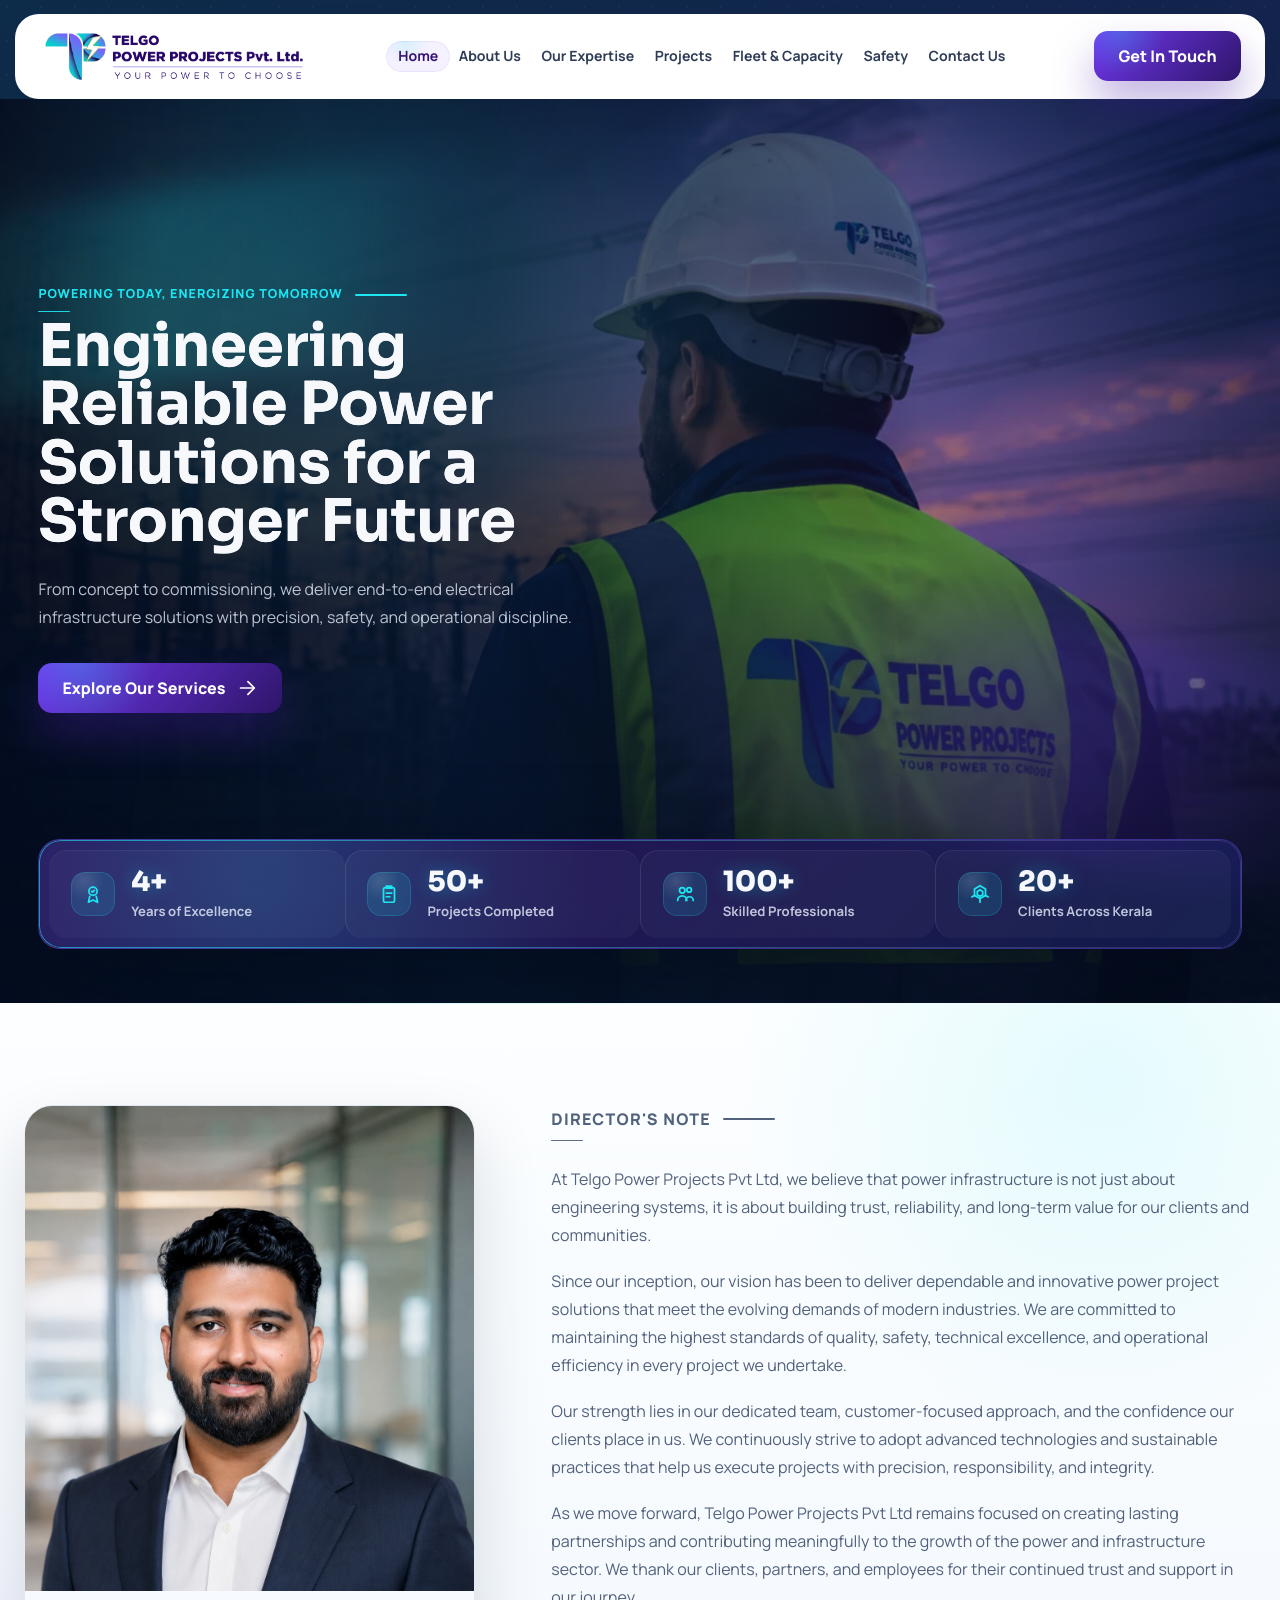
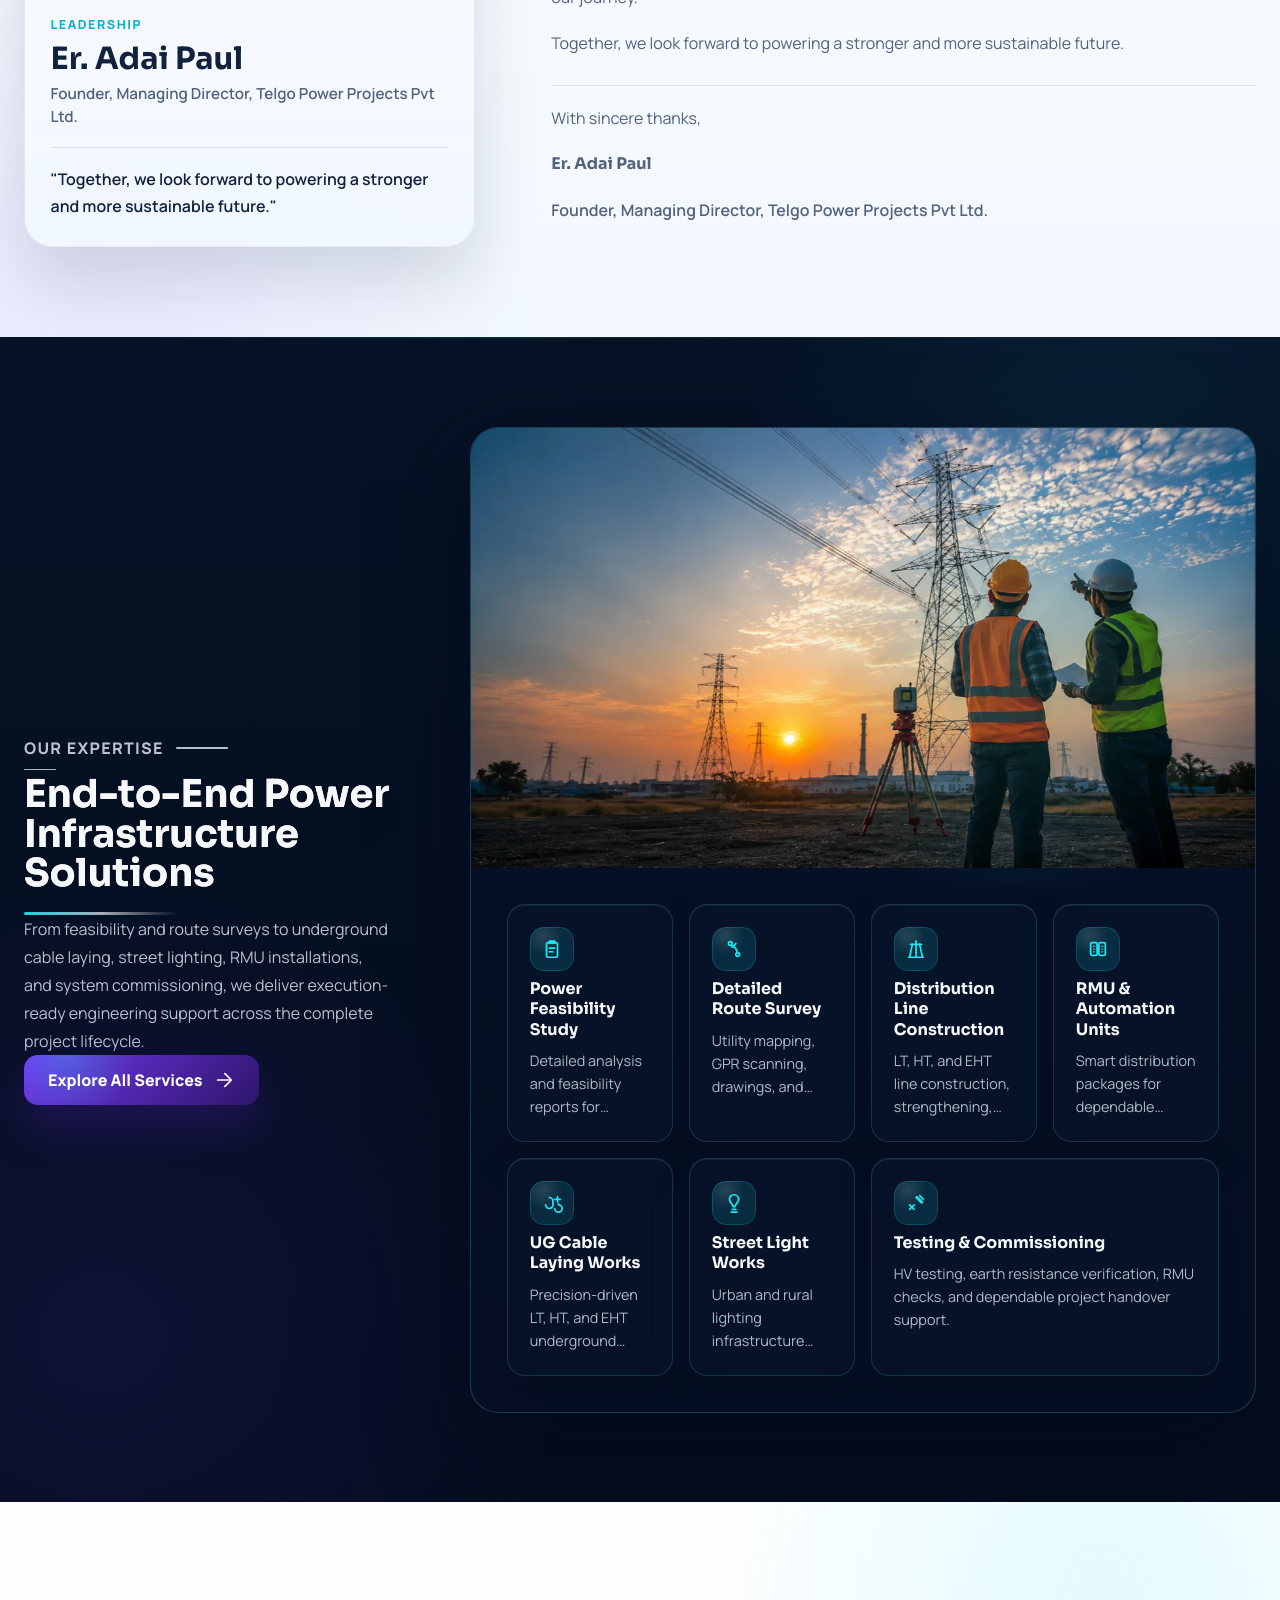
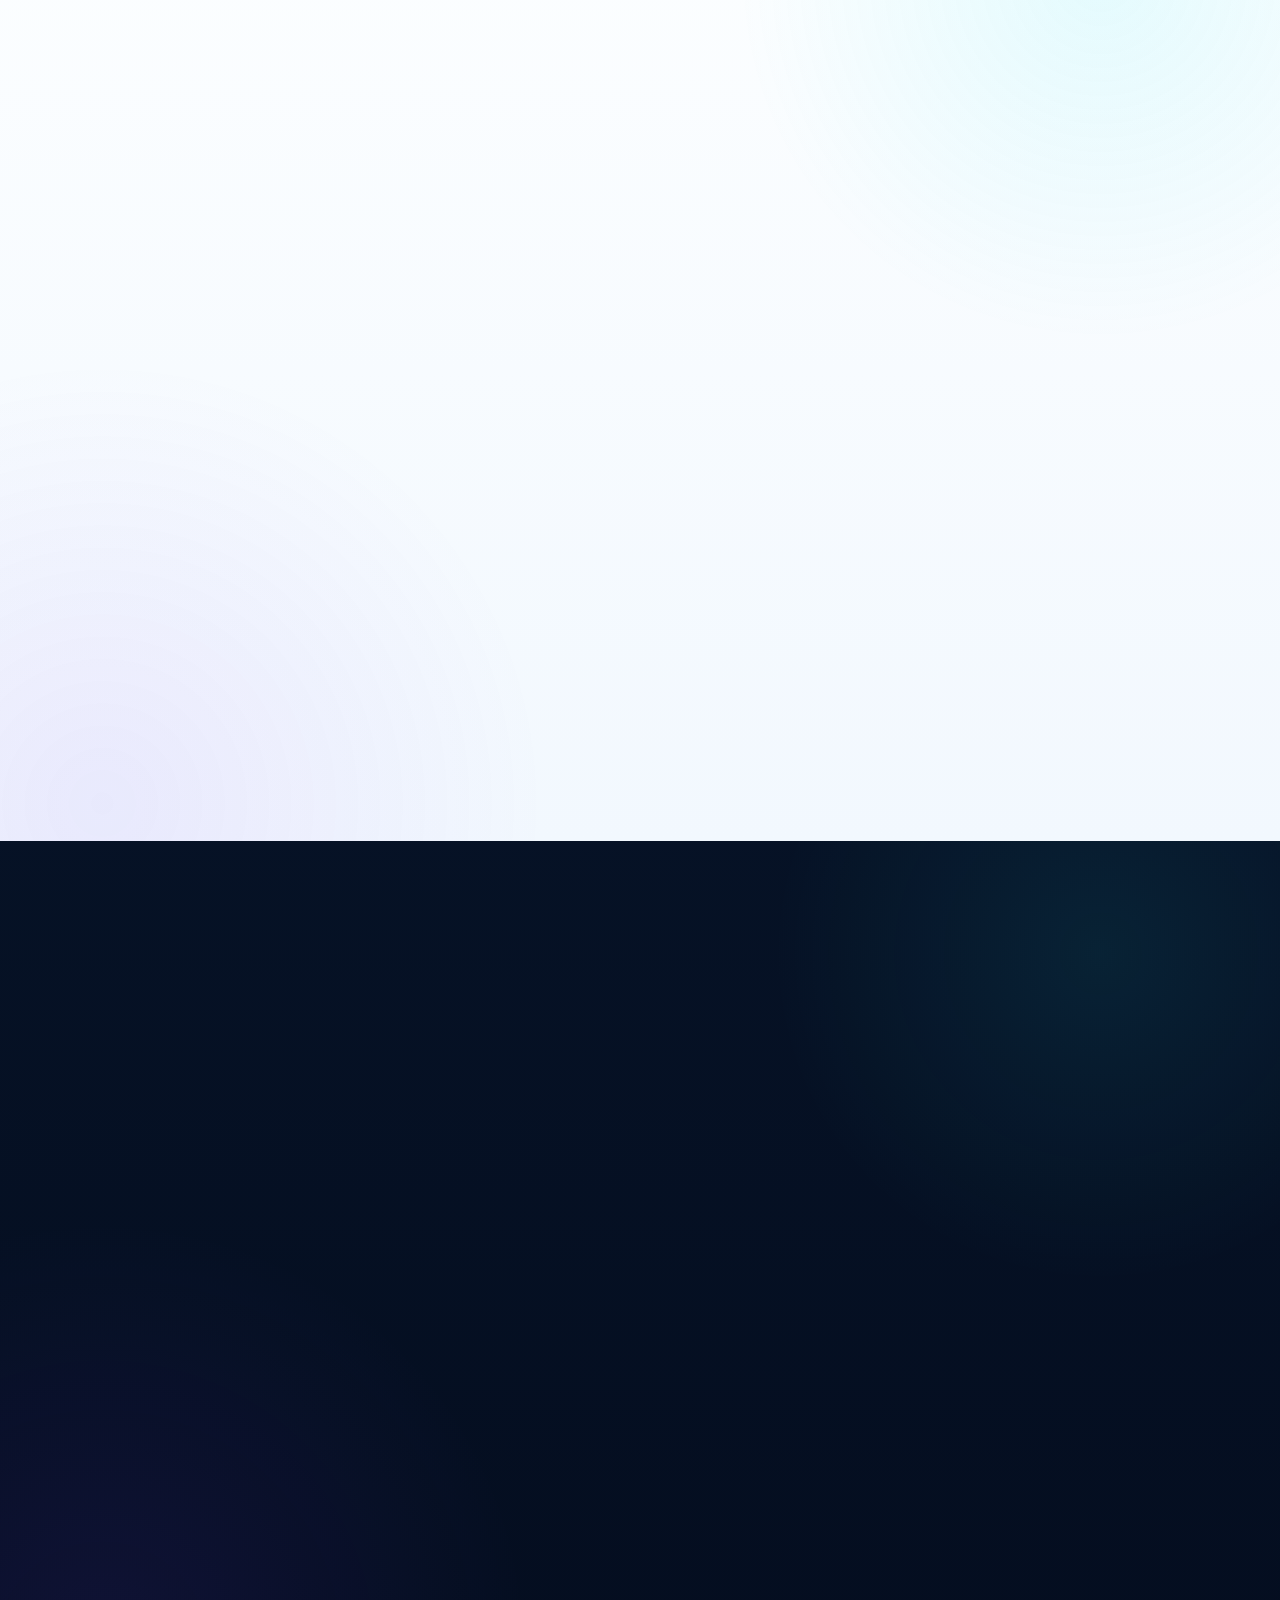
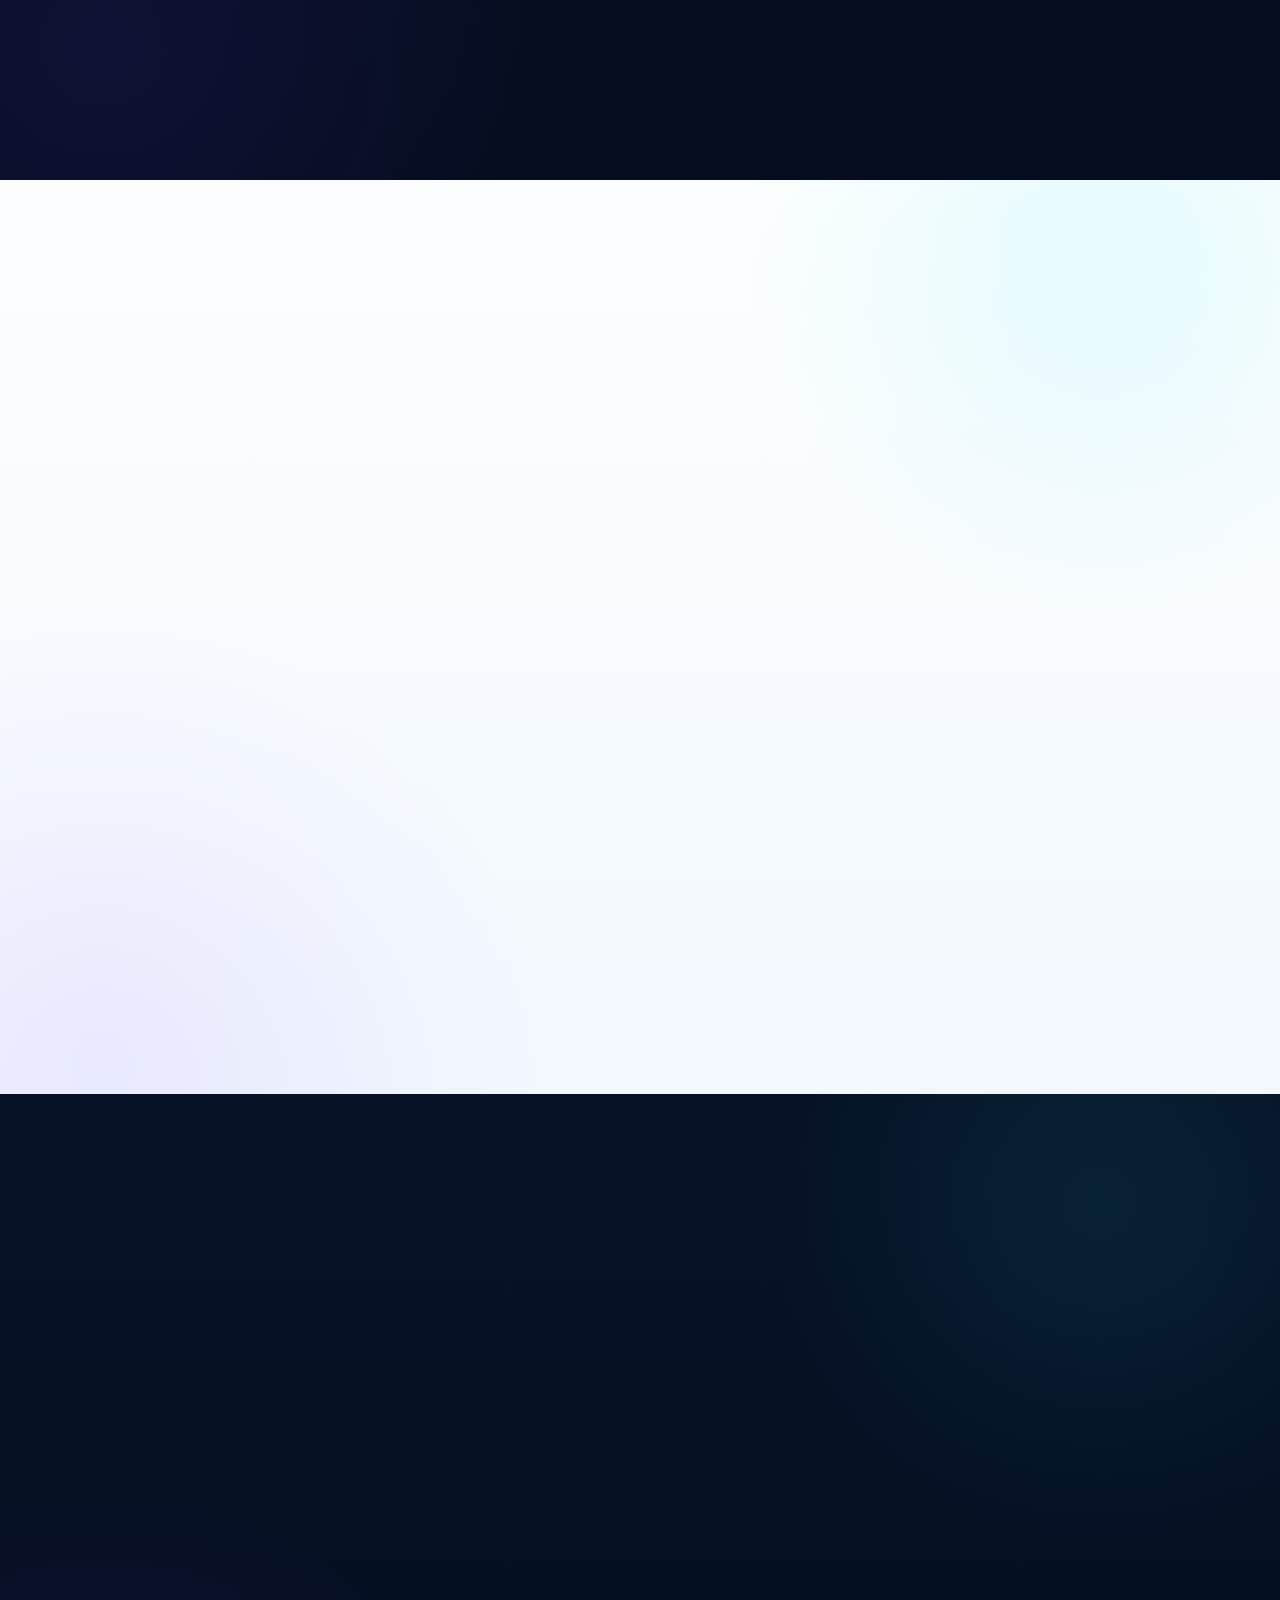
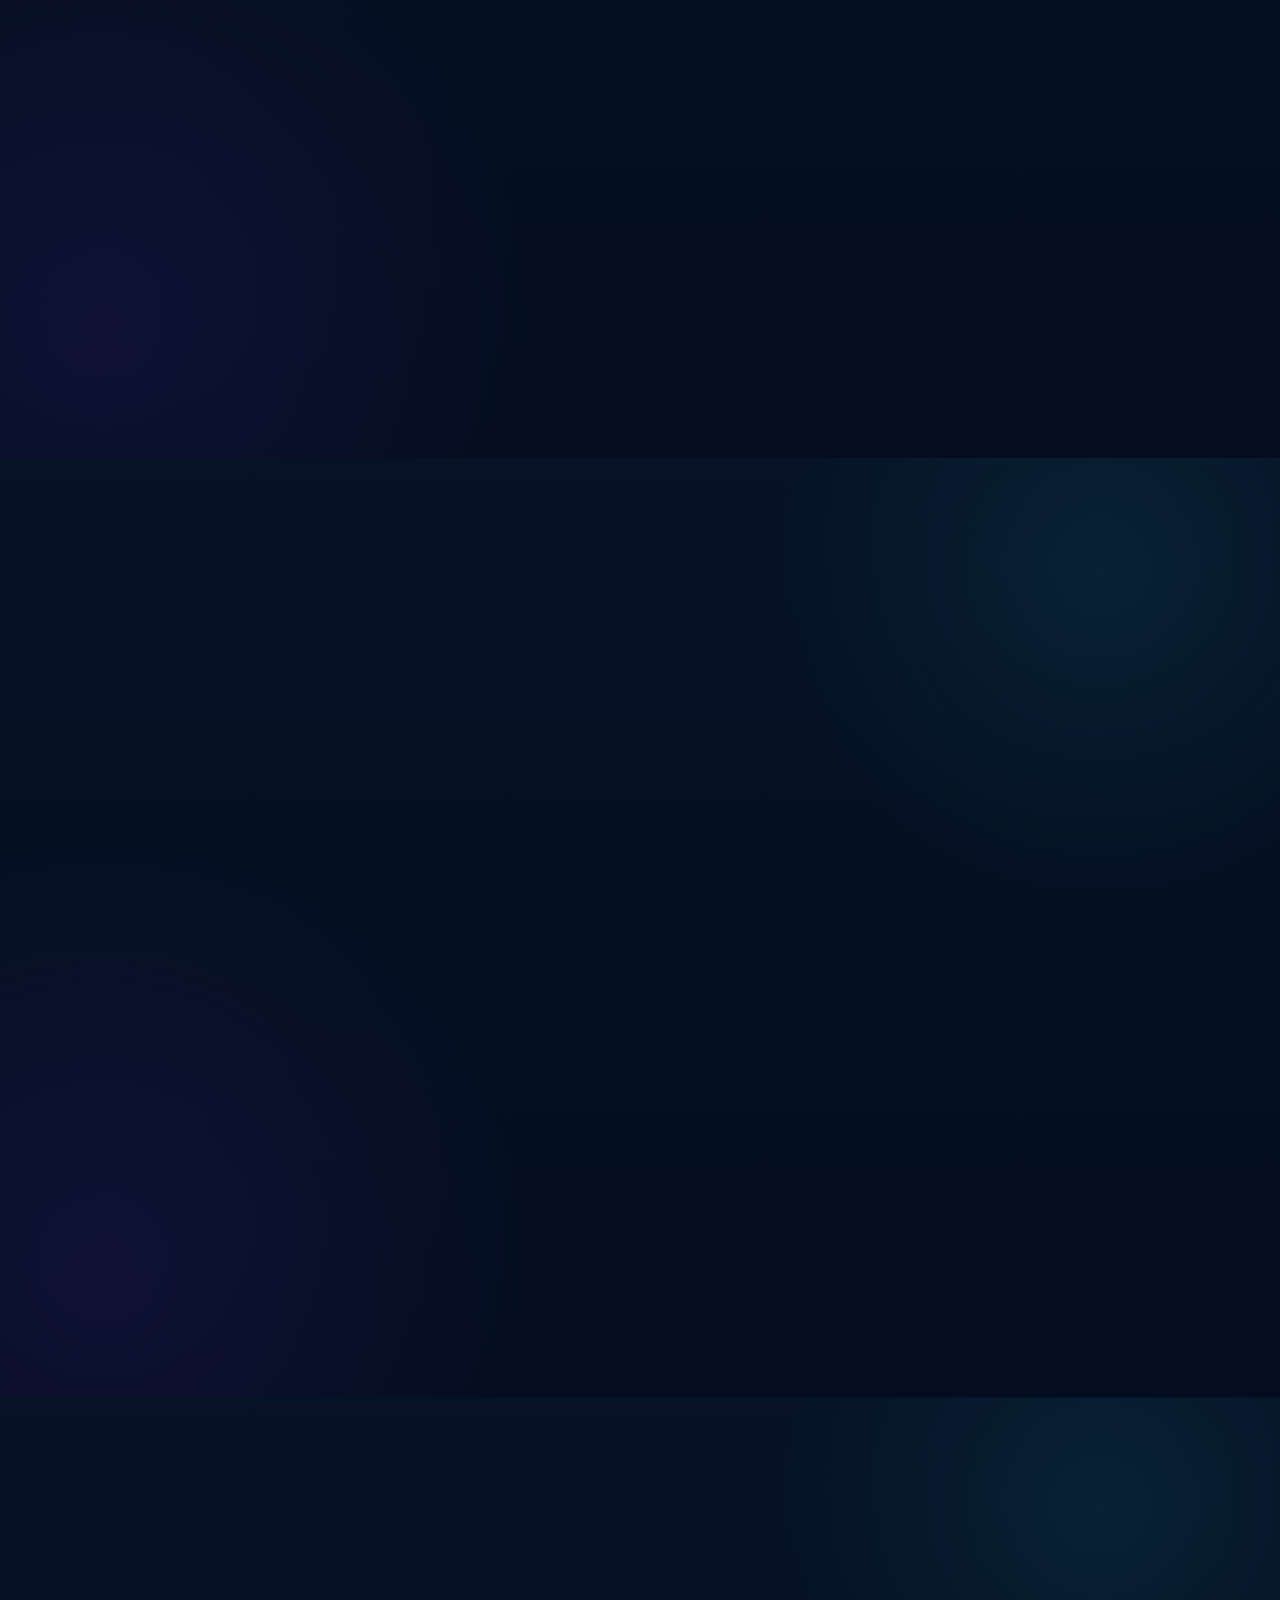
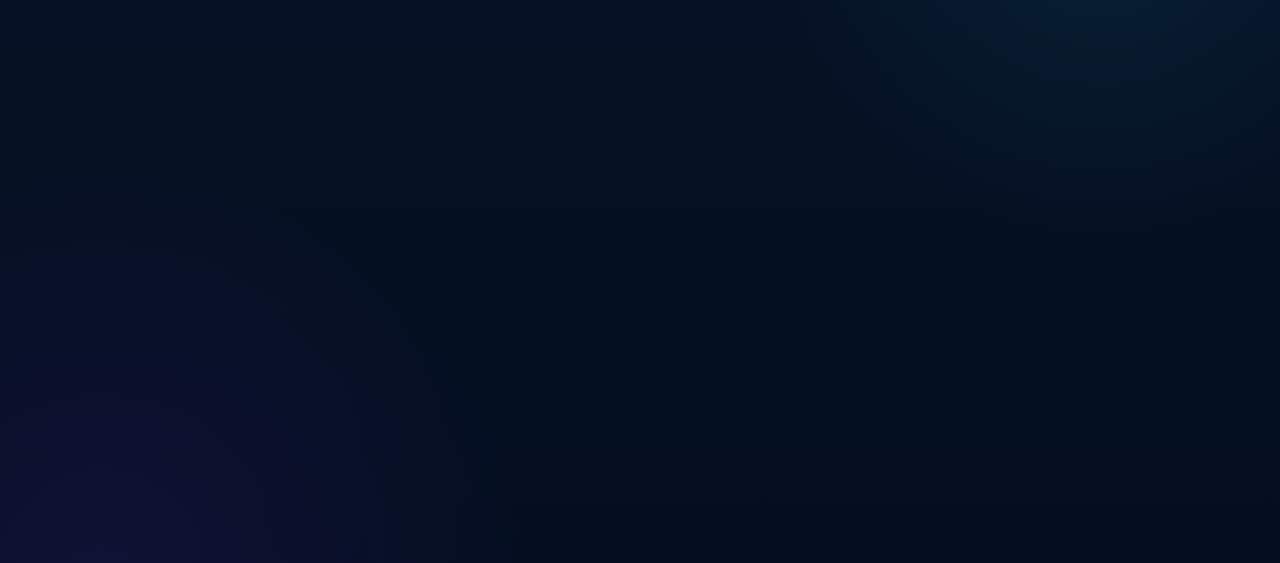
<file: about/index.html>
<!DOCTYPE html>
<html lang="en">
<head>
    <meta charset="UTF-8">
    <meta name="viewport" content="width=device-width, initial-scale=1.0">
    <meta name="robots" content="noindex, follow">
    <meta http-equiv="refresh" content="0; url=../#about">
    <link rel="canonical" href="https://telgopowerprojects.com/#about">
    <title>About | Telgo Power Projects</title>
    <script>window.location.replace("../#about");</script>
</head>
<body>
    <p>Redirecting to <a href="../#about">Telgo Power Projects about section</a>.</p>
</body>
</html>
</file>
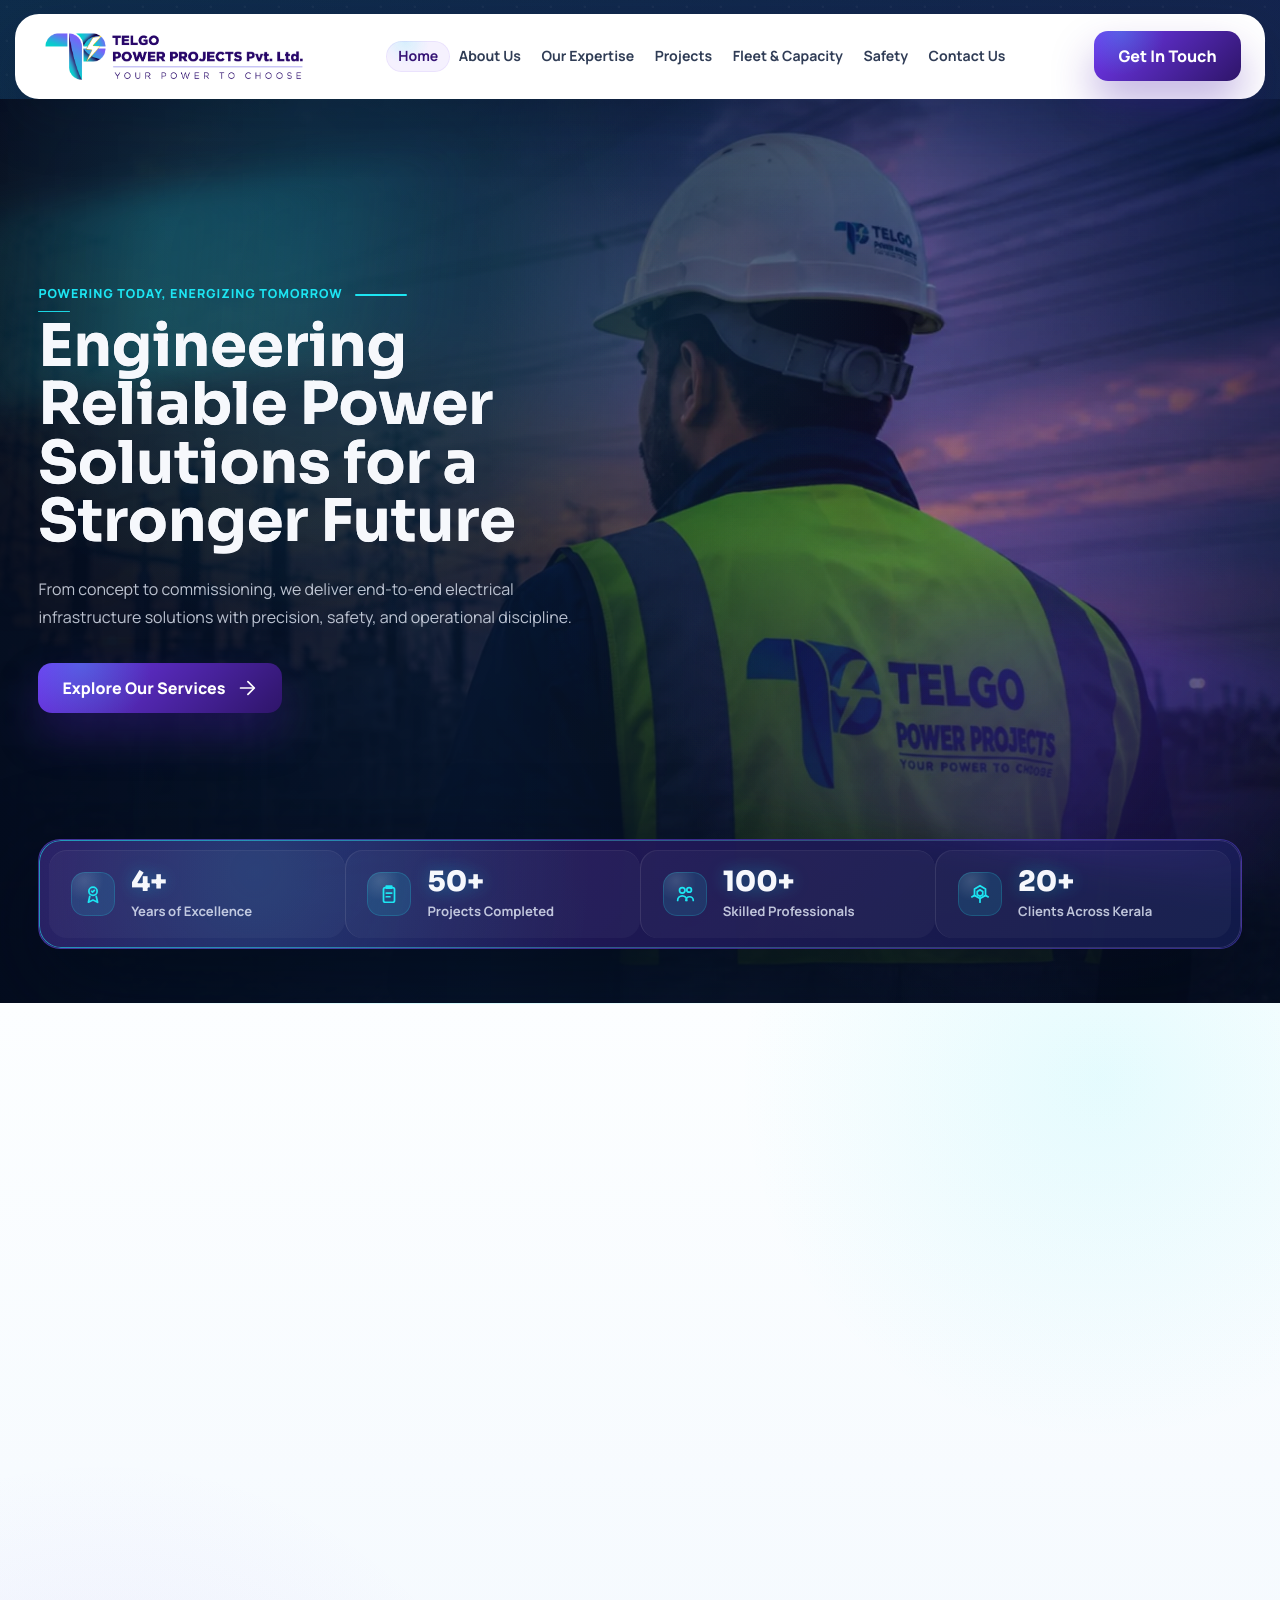
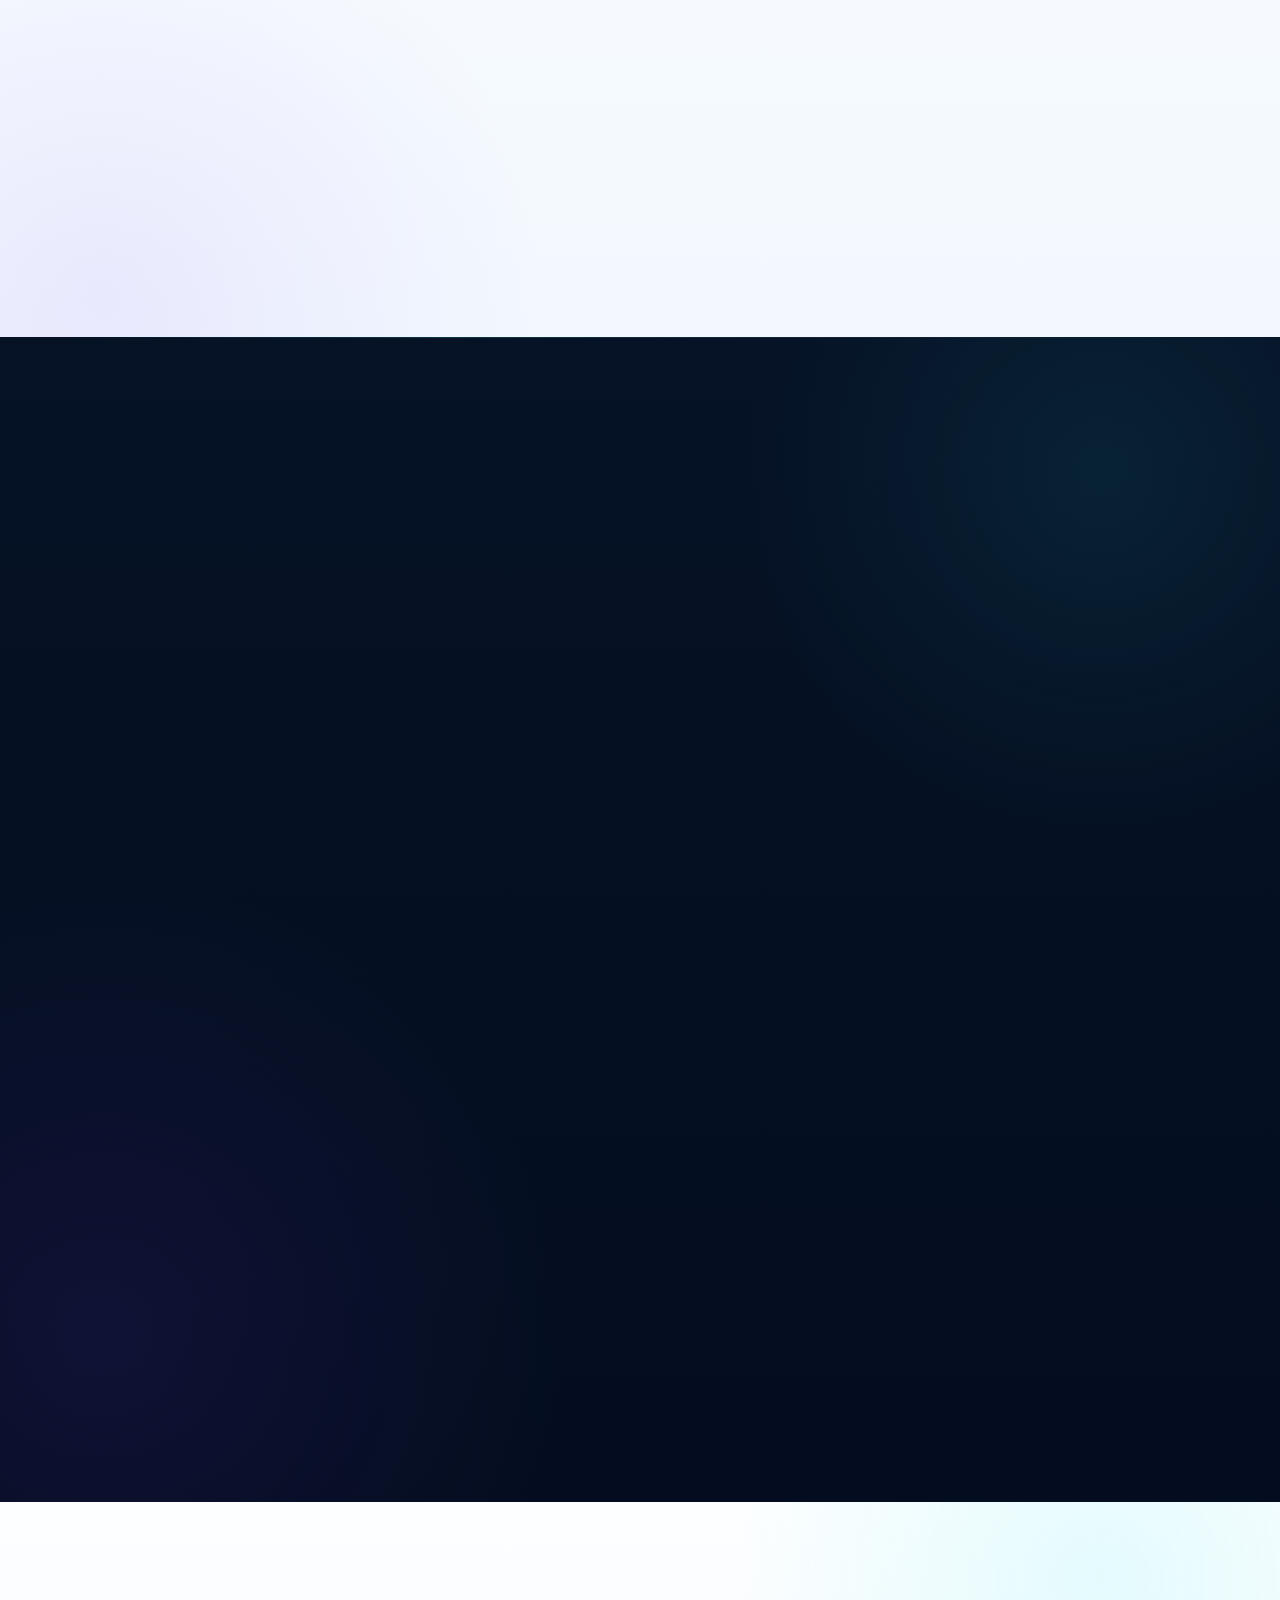
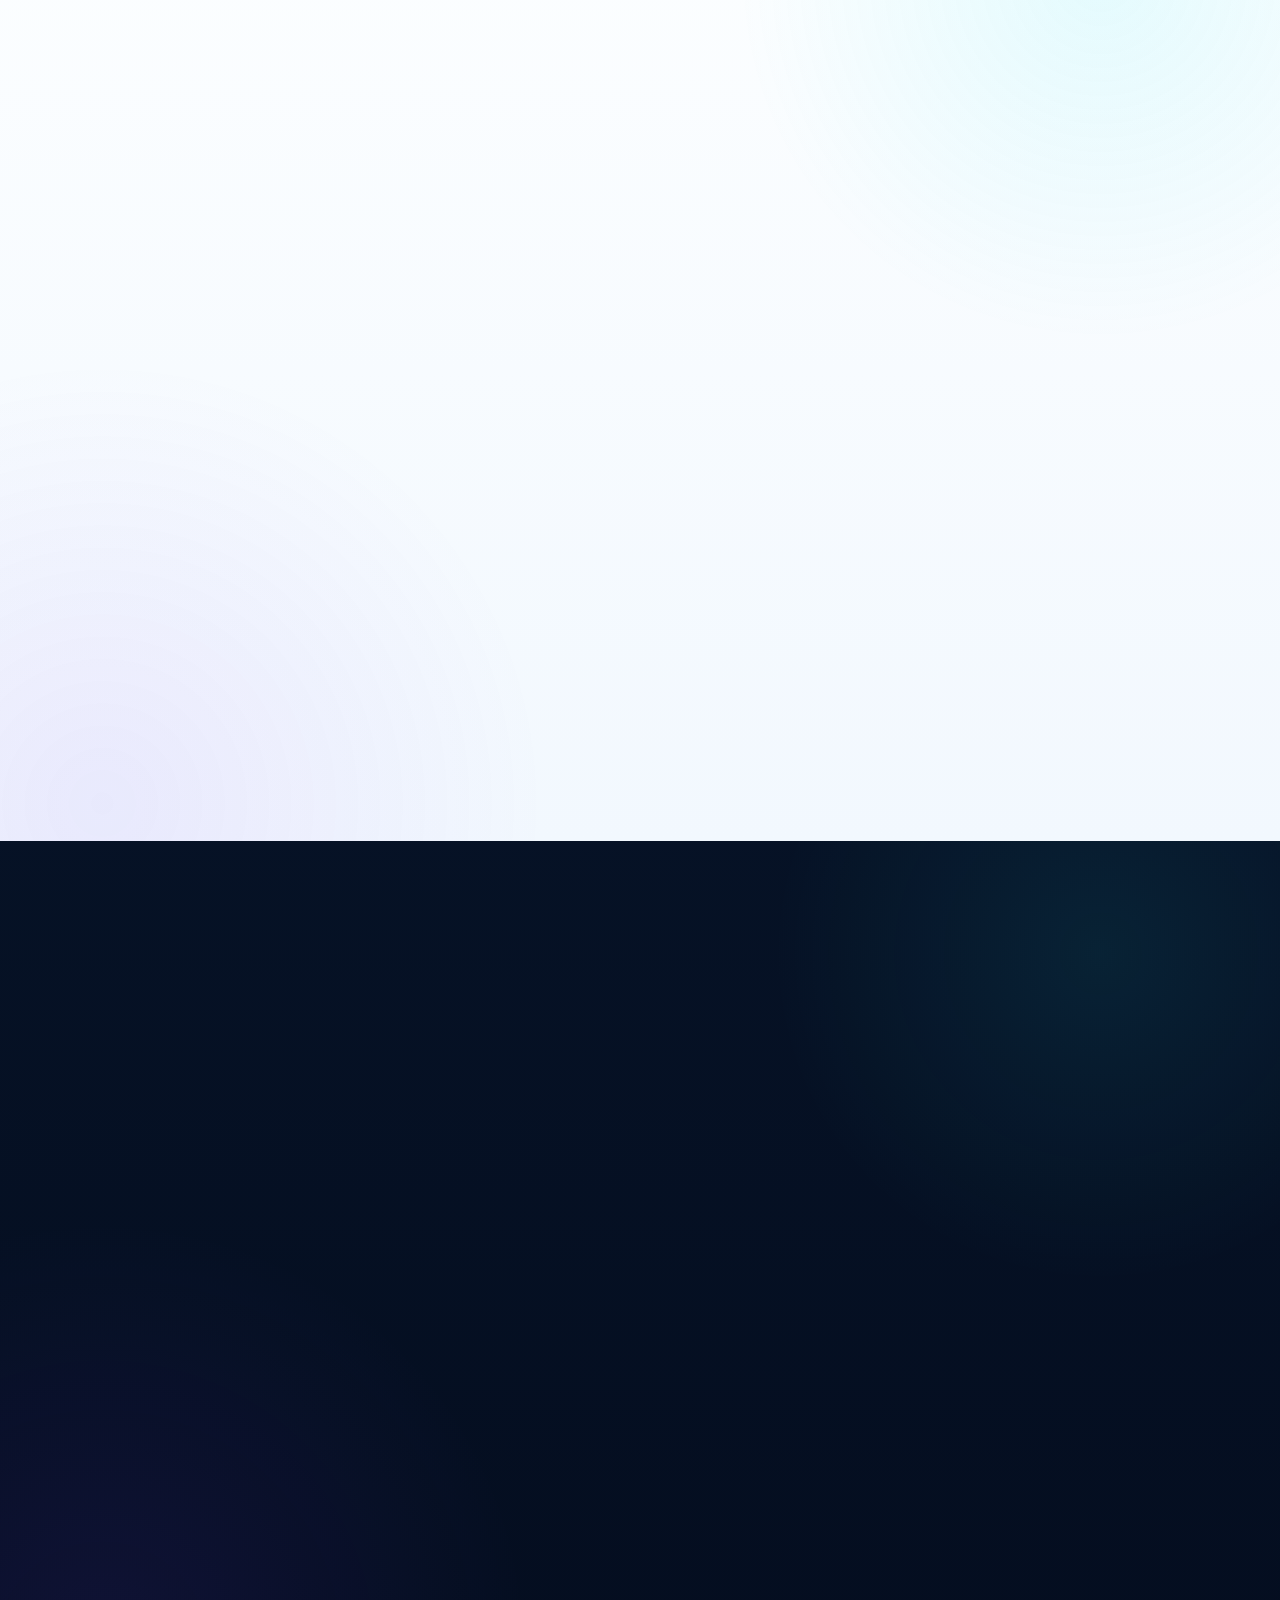
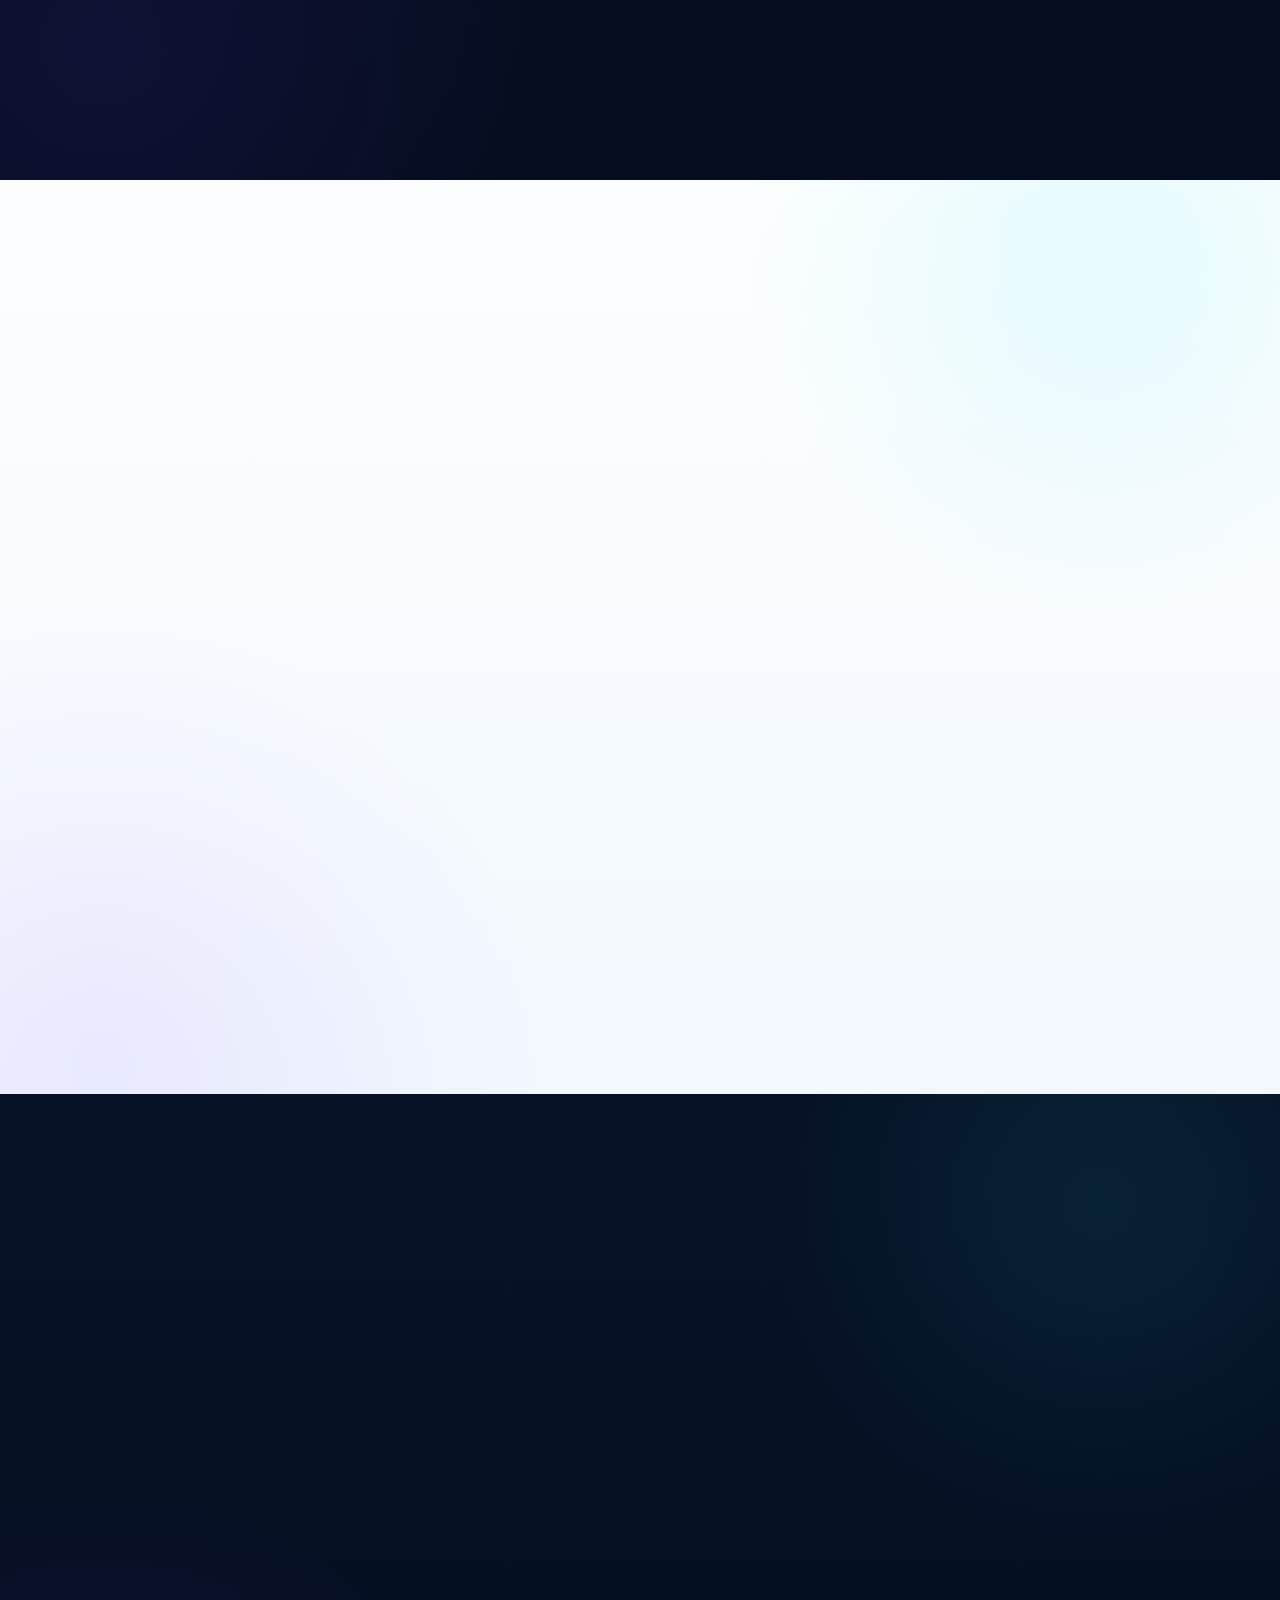
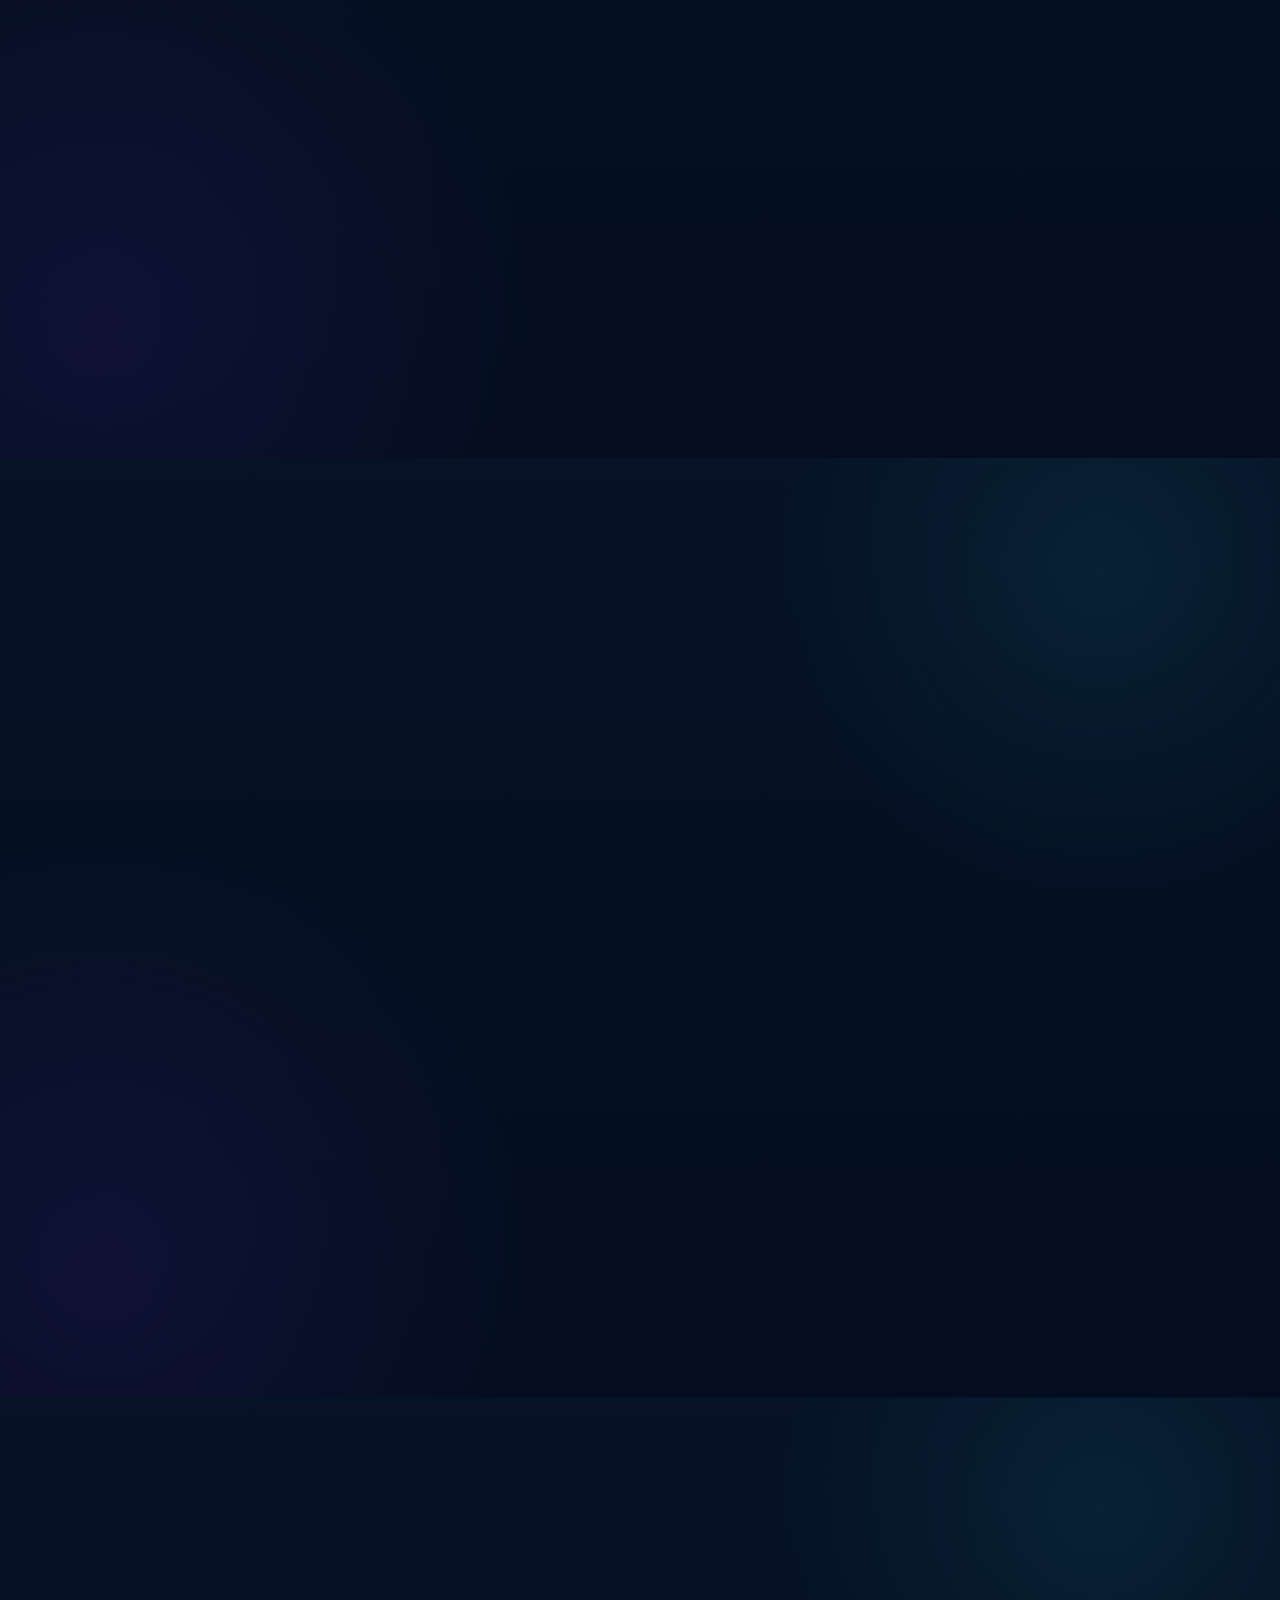
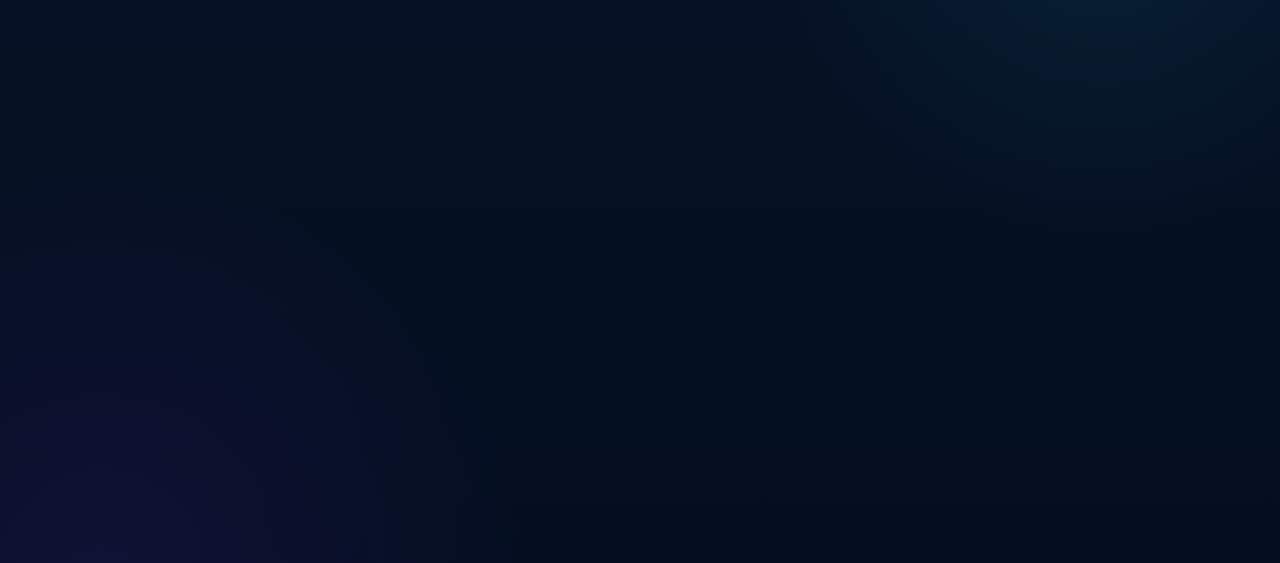
<file: contact/index.html>
<!DOCTYPE html>
<html lang="en">
<head>
    <meta charset="UTF-8">
    <meta name="viewport" content="width=device-width, initial-scale=1.0">
    <meta name="robots" content="noindex, follow">
    <meta http-equiv="refresh" content="0; url=../#contact">
    <link rel="canonical" href="https://telgopowerprojects.com/#contact">
    <title>Contact | Telgo Power Projects</title>
    <script>window.location.replace("../#contact");</script>
</head>
<body>
    <p>Redirecting to <a href="../#contact">Telgo Power Projects contact section</a>.</p>
</body>
</html>
</file>
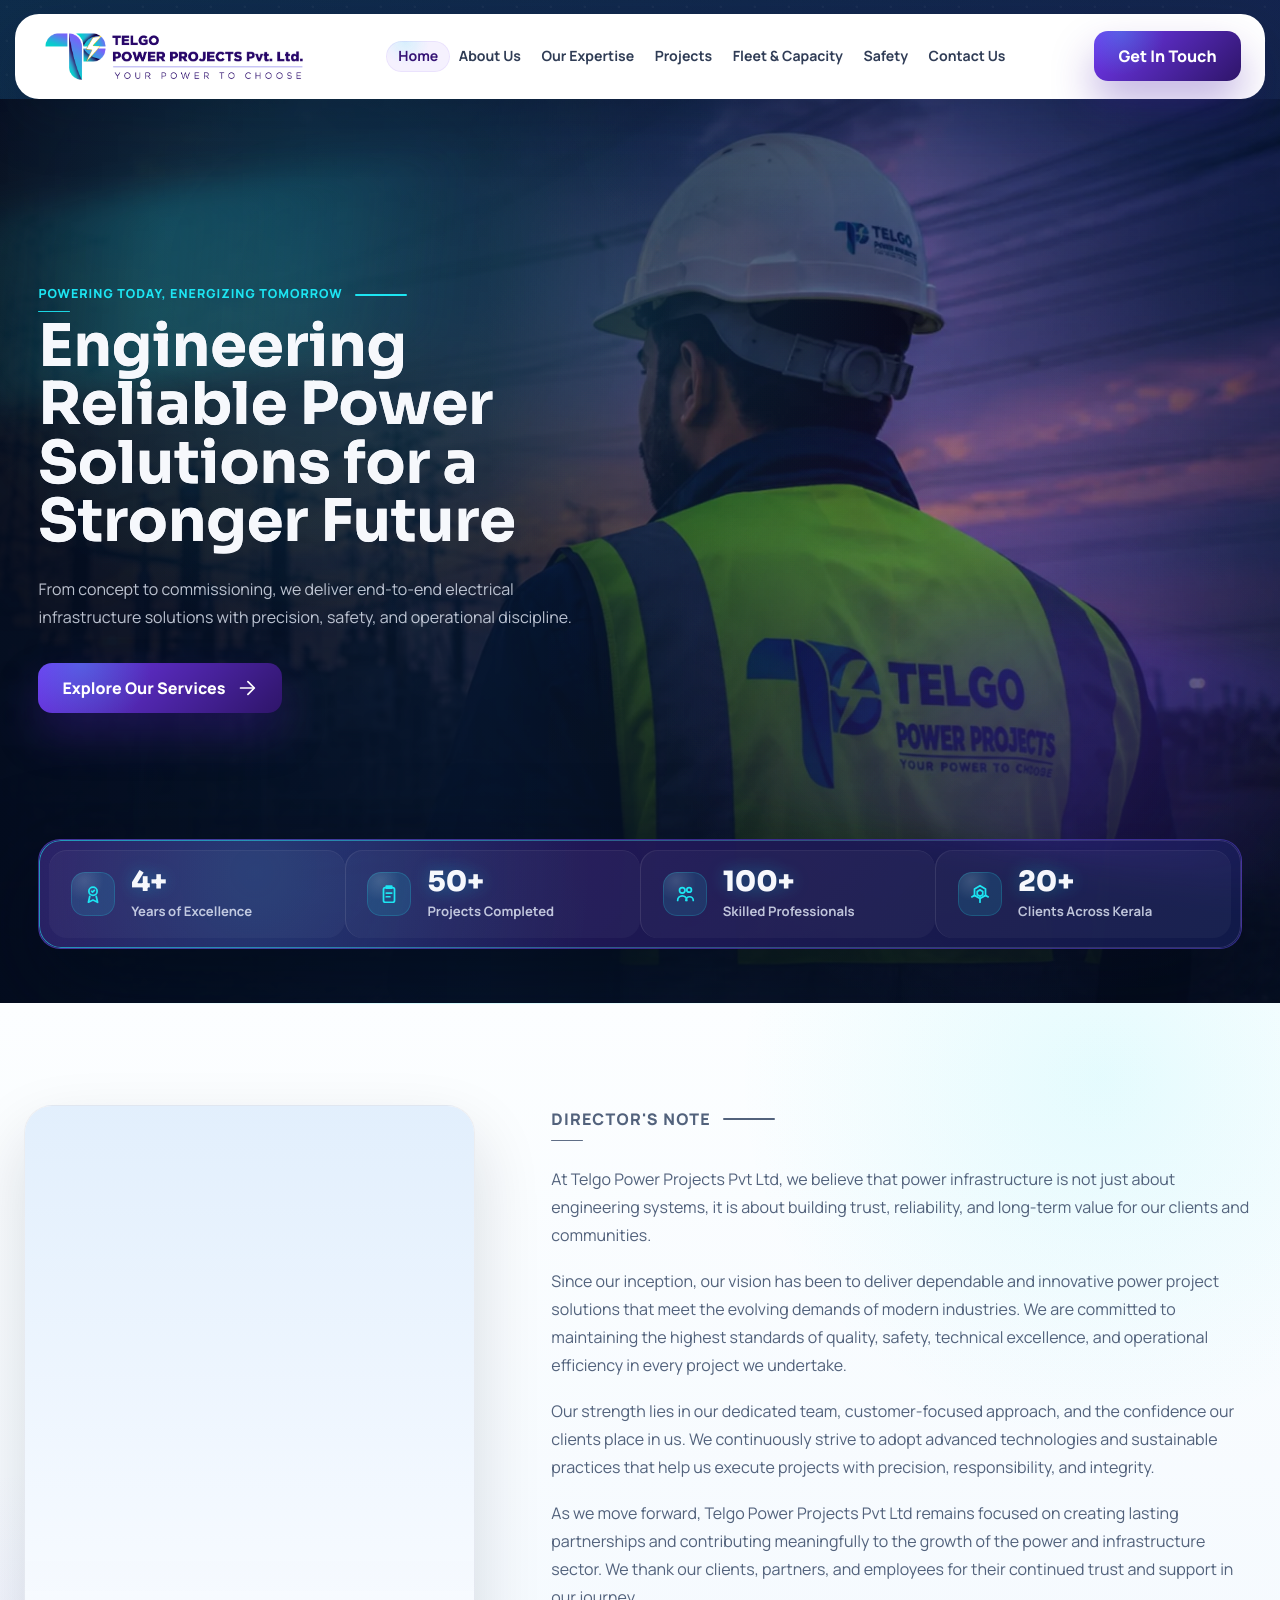
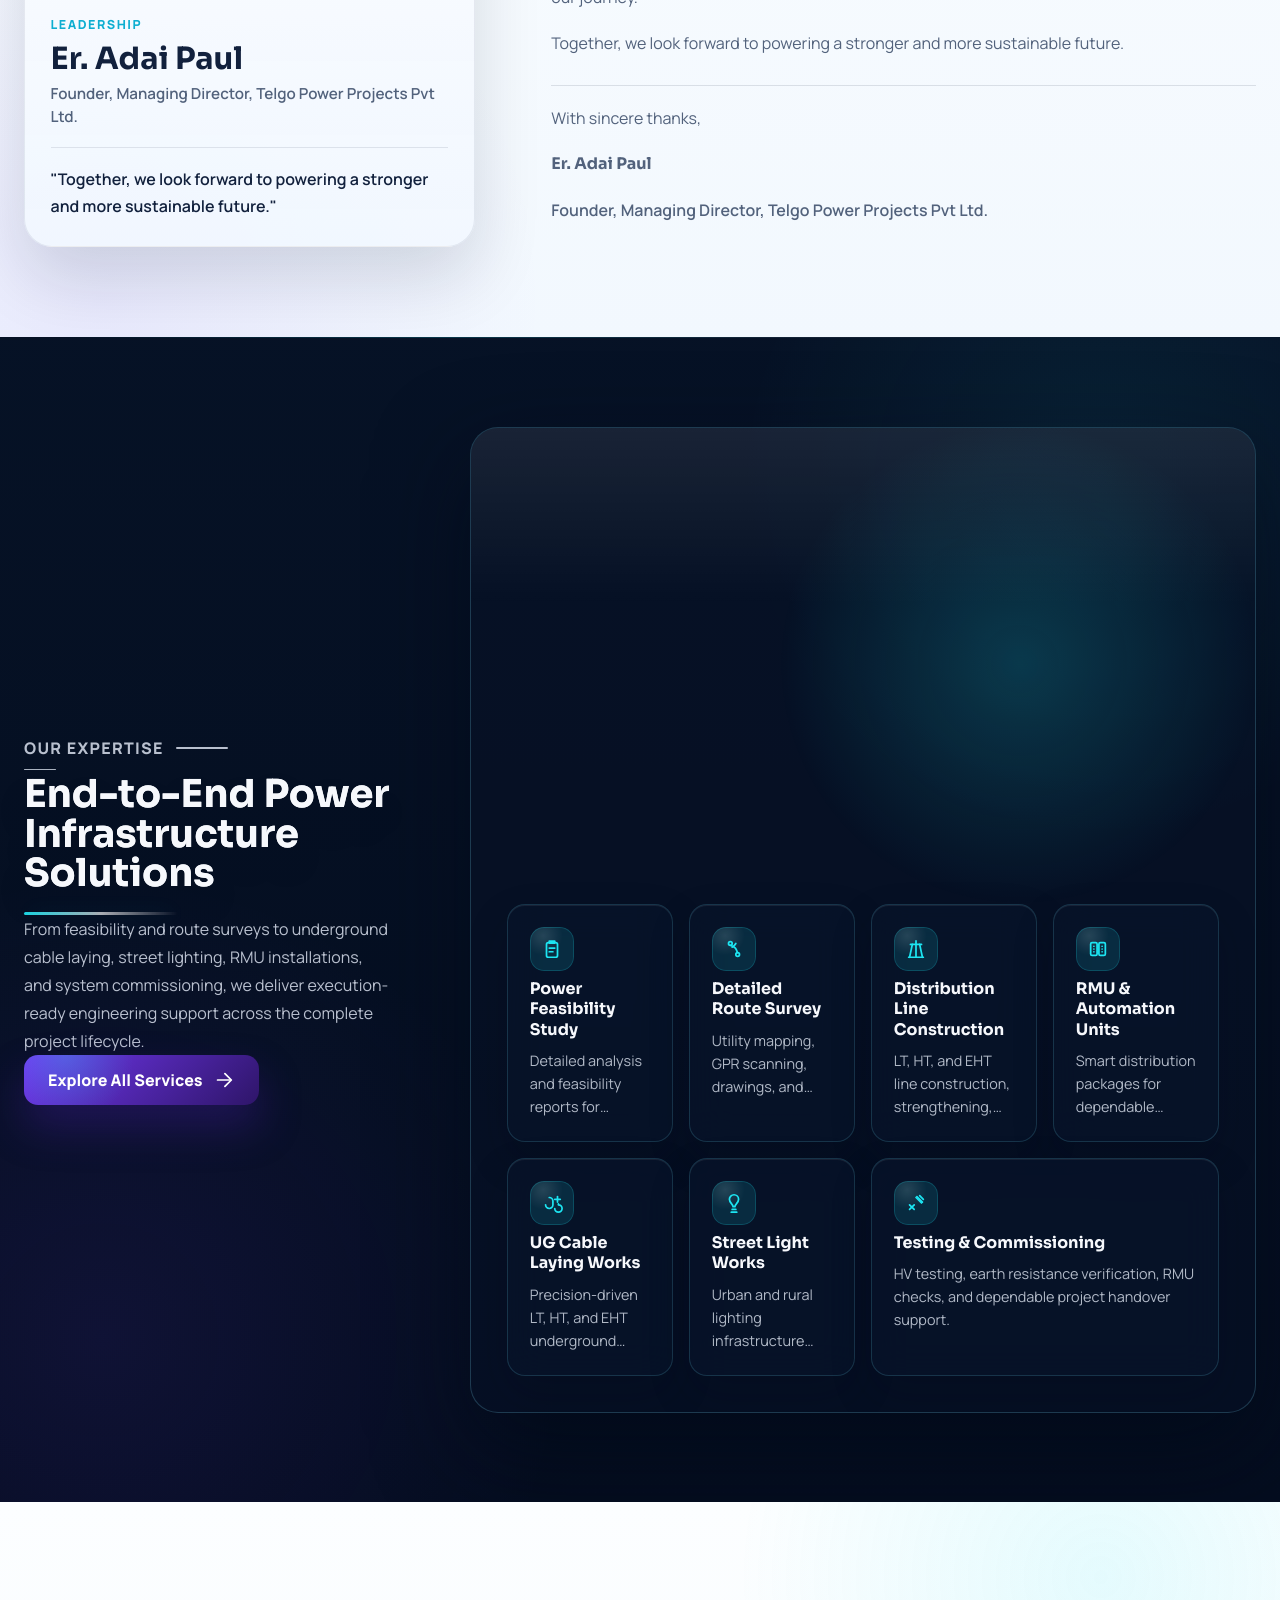
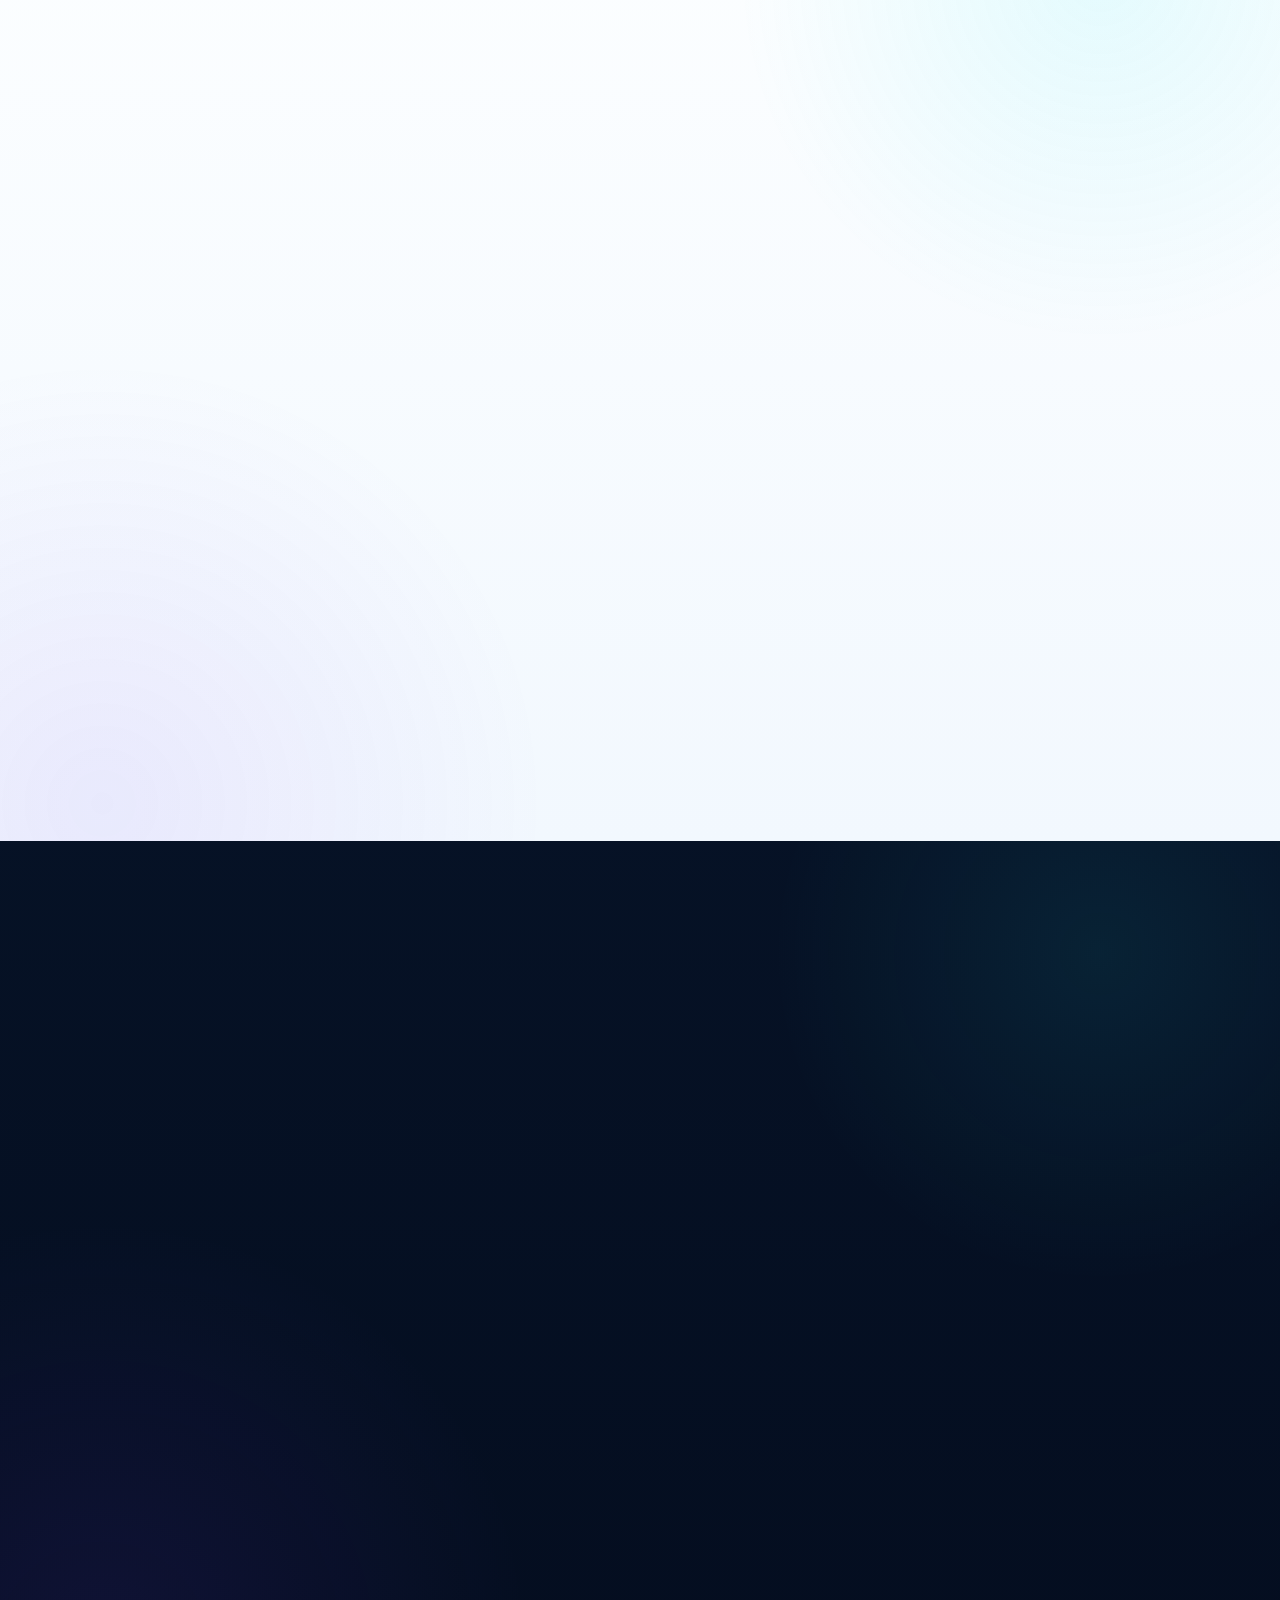
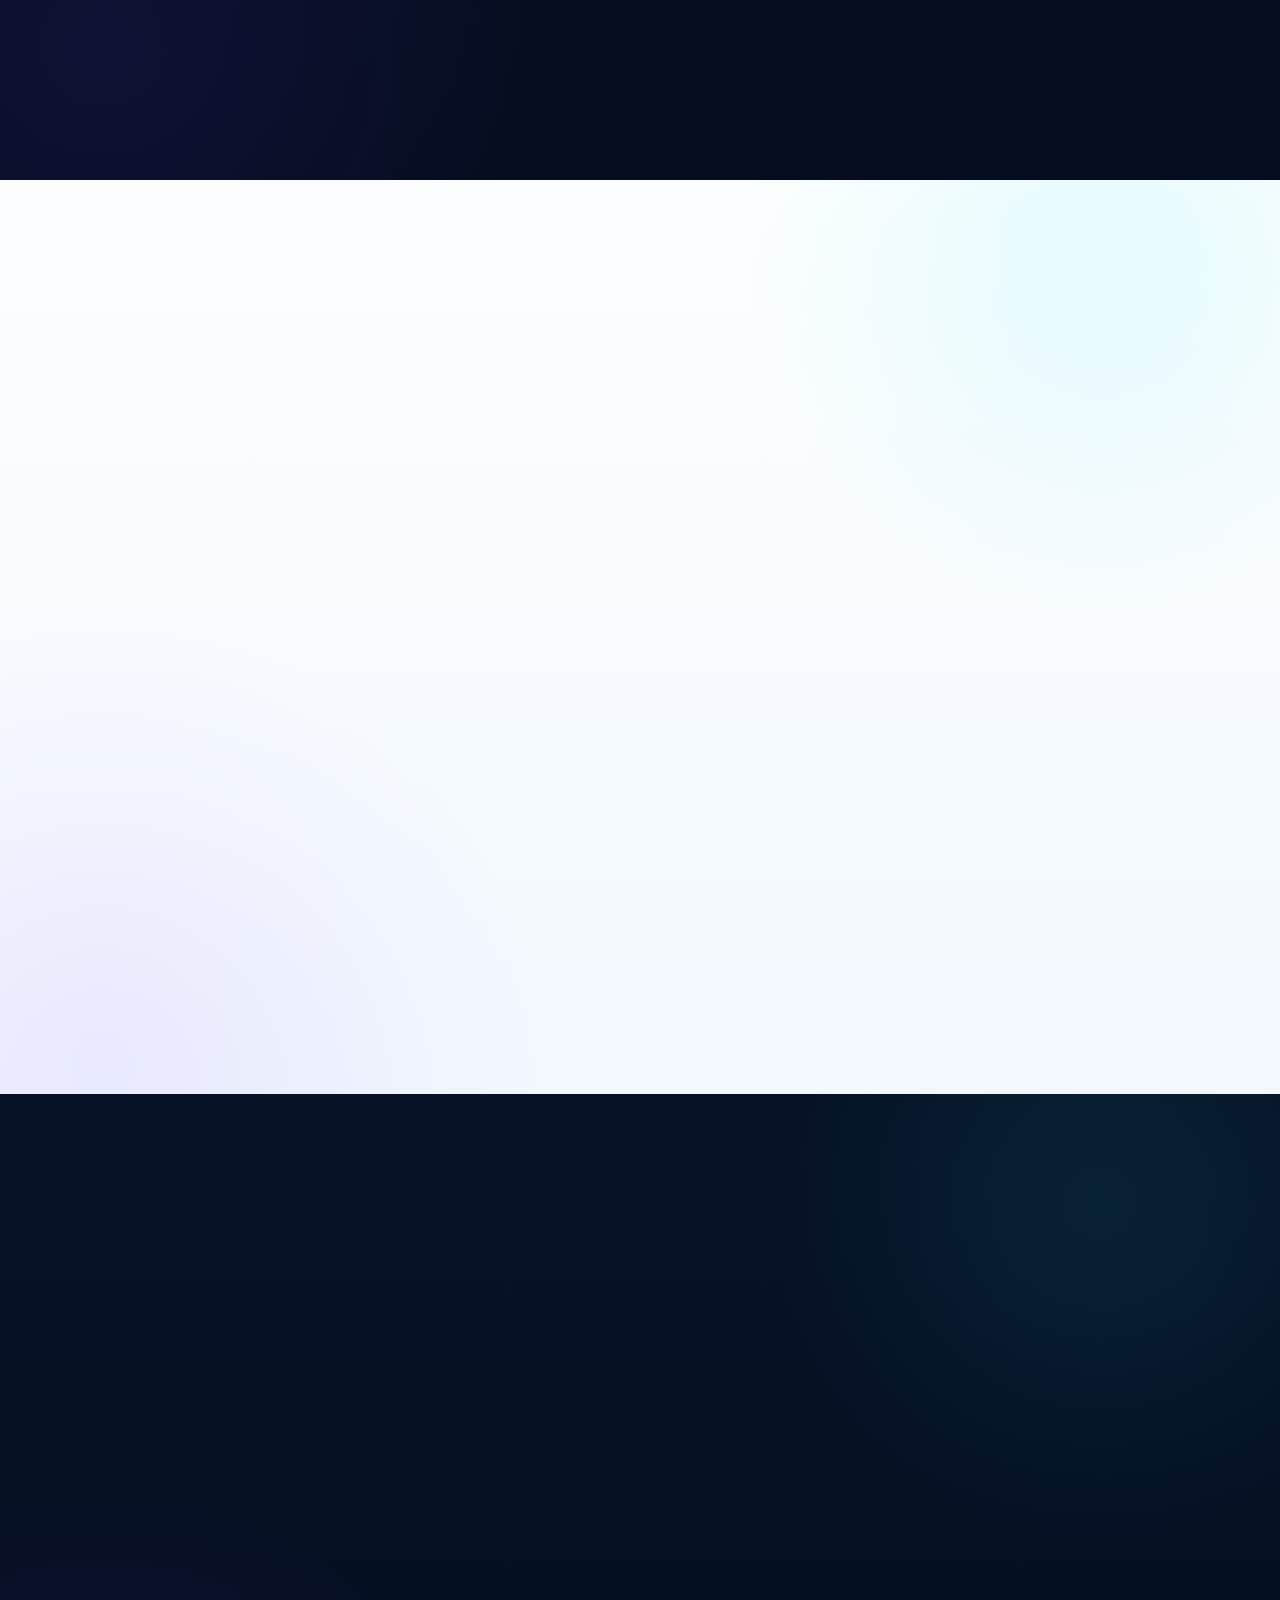
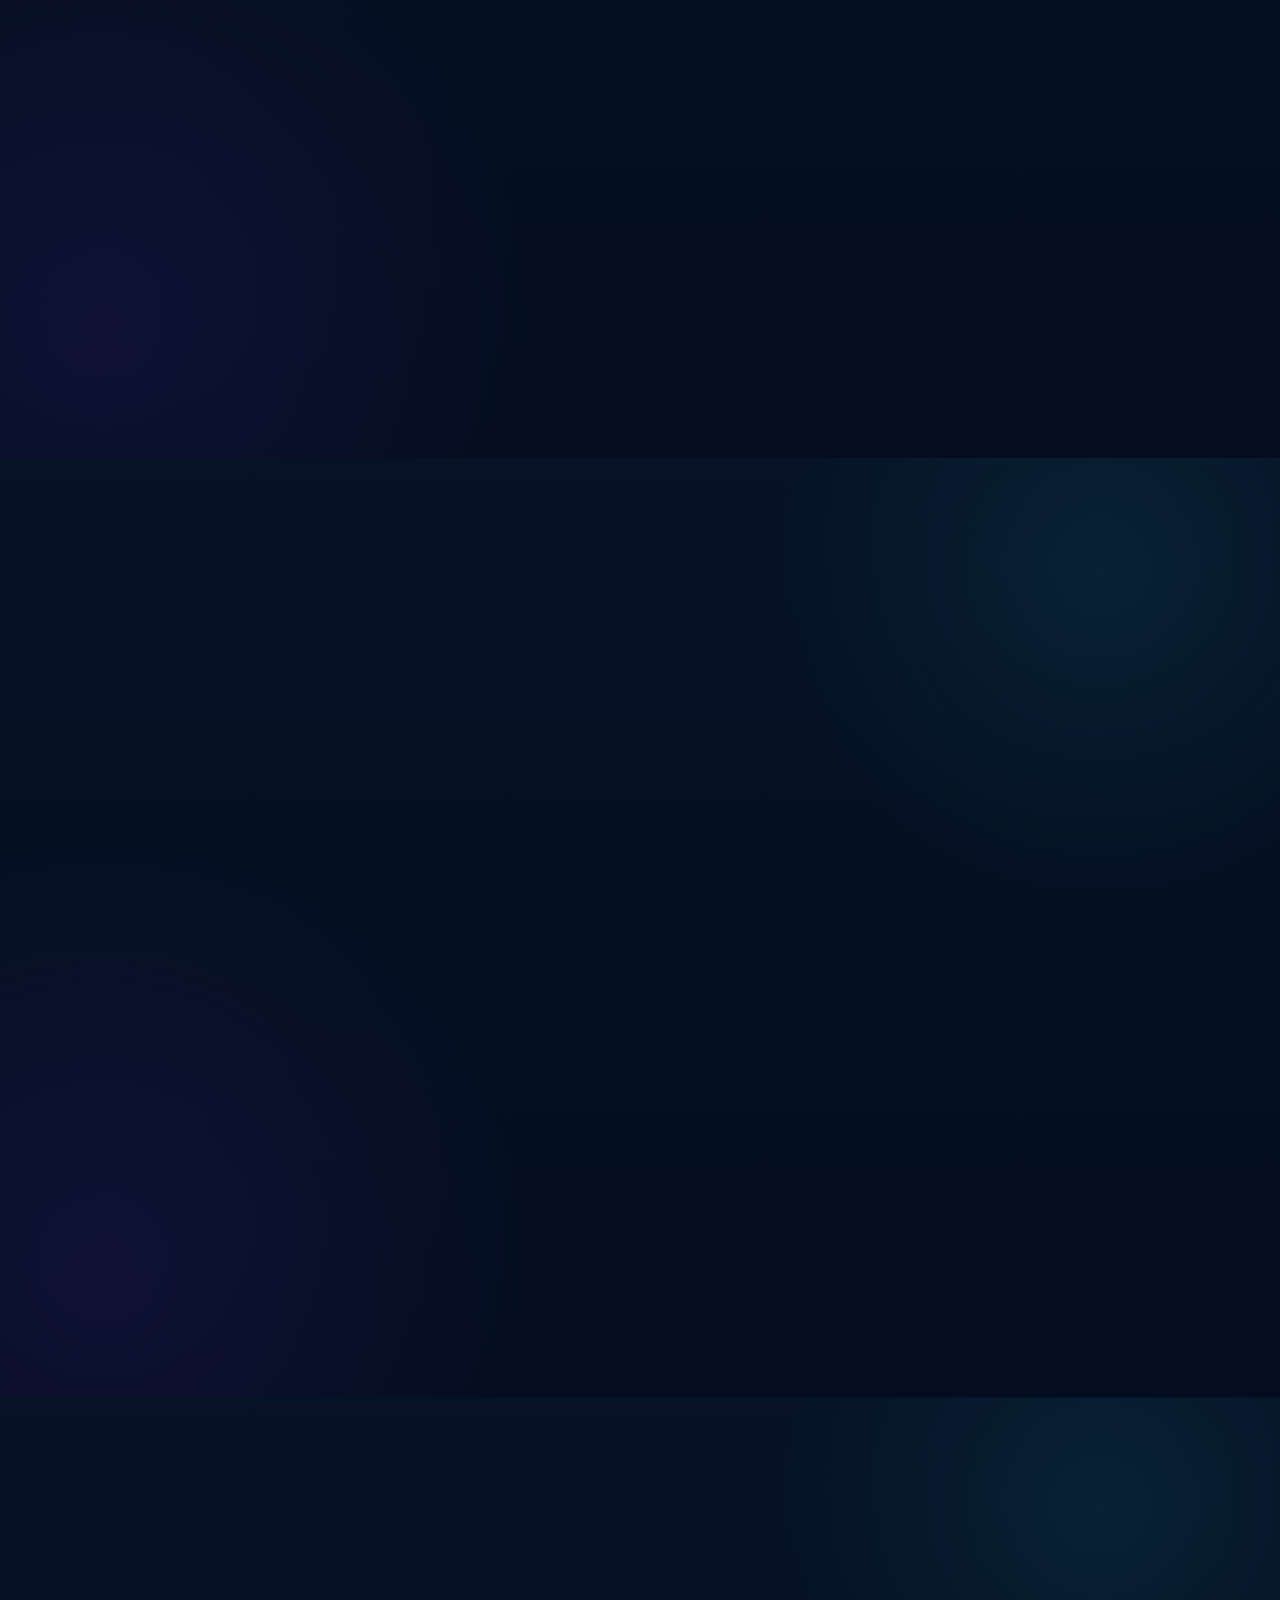
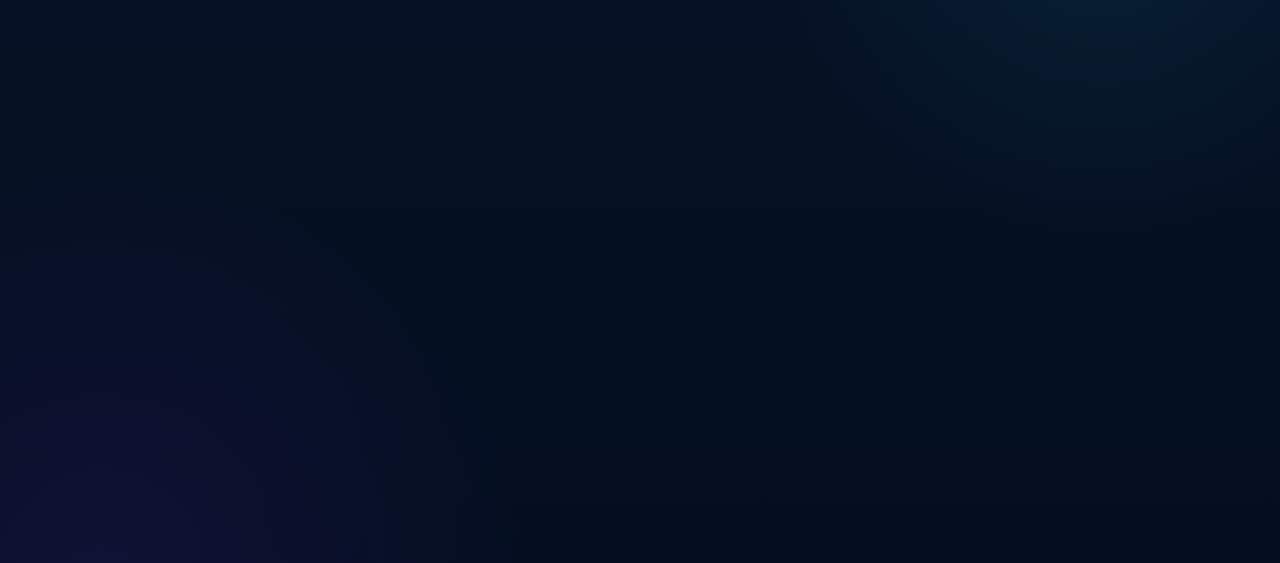
<file: fleet/index.html>
<!DOCTYPE html>
<html lang="en">
<head>
    <meta charset="UTF-8">
    <meta name="viewport" content="width=device-width, initial-scale=1.0">
    <meta name="robots" content="noindex, follow">
    <meta http-equiv="refresh" content="0; url=../#fleet">
    <link rel="canonical" href="https://telgopowerprojects.com/#fleet">
    <title>Fleet | Telgo Power Projects</title>
    <script>window.location.replace("../#fleet");</script>
</head>
<body>
    <p>Redirecting to <a href="../#fleet">Telgo Power Projects fleet section</a>.</p>
</body>
</html>
</file>
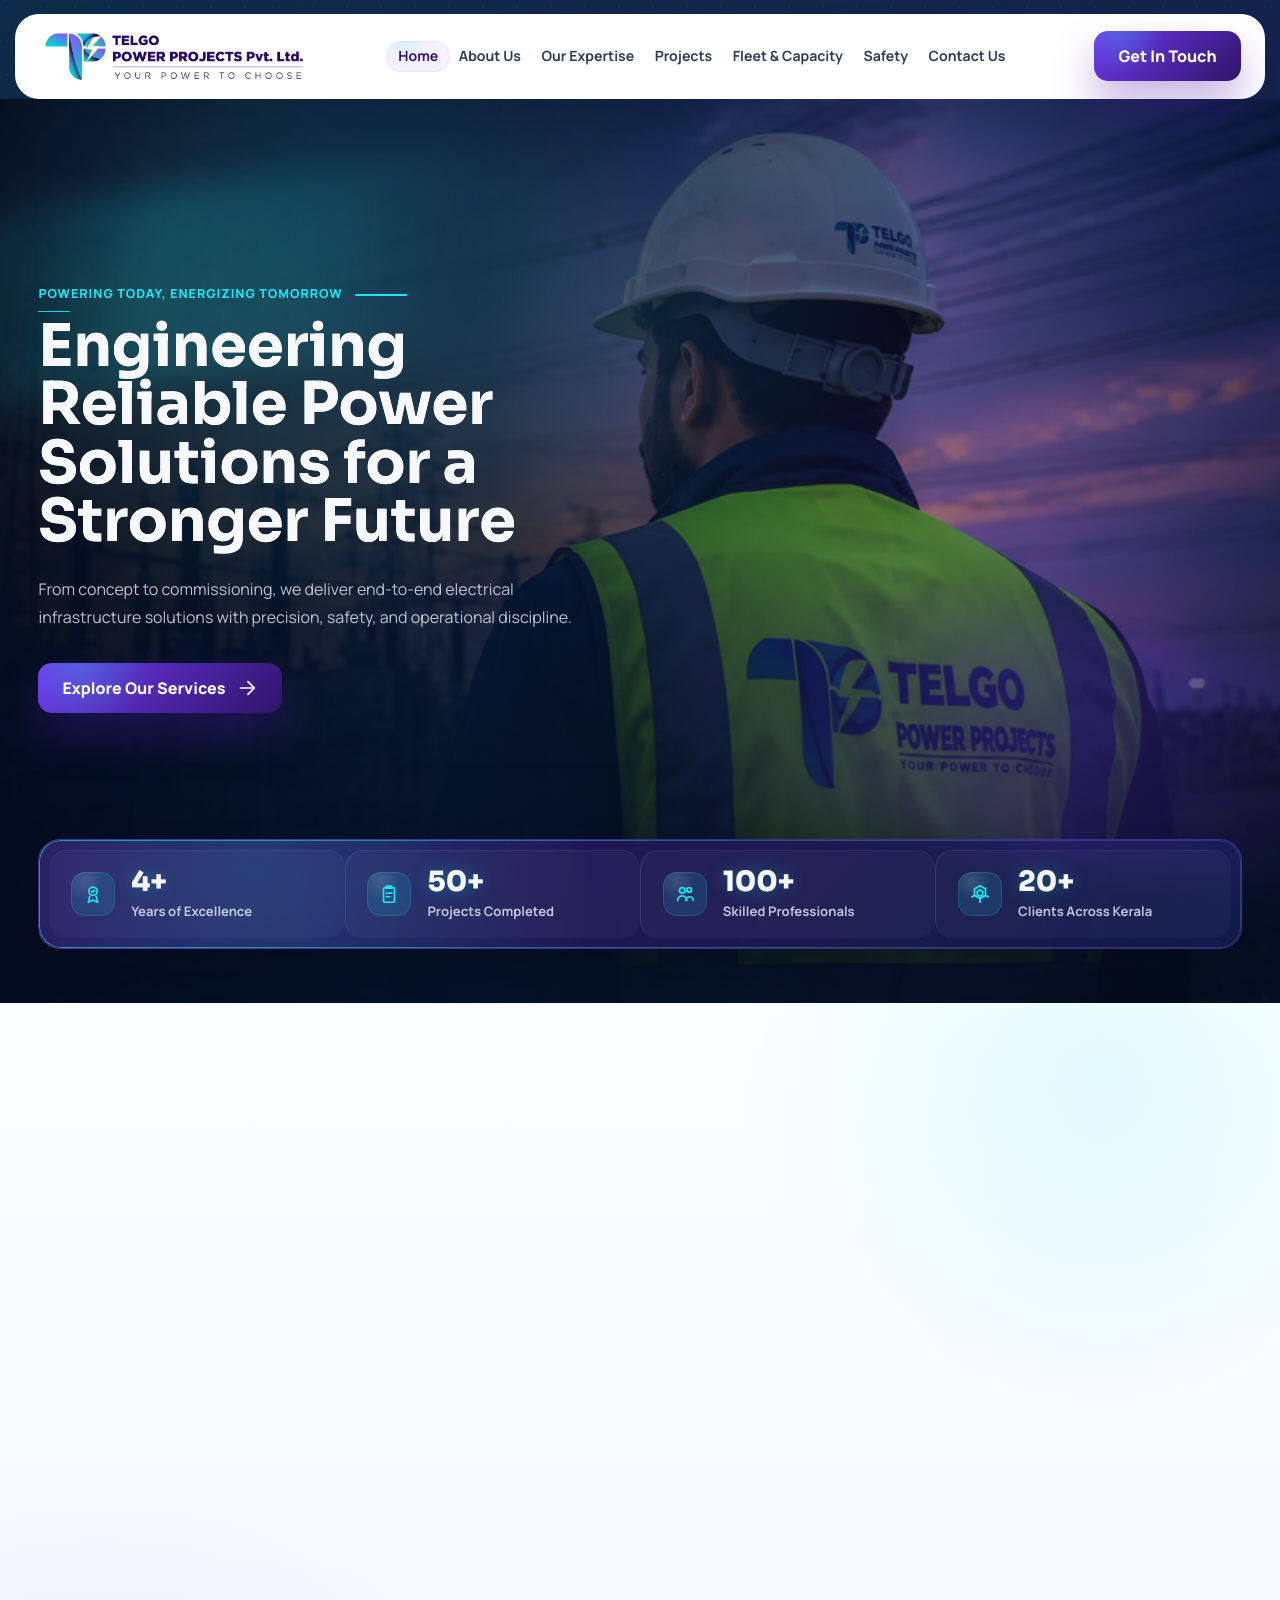
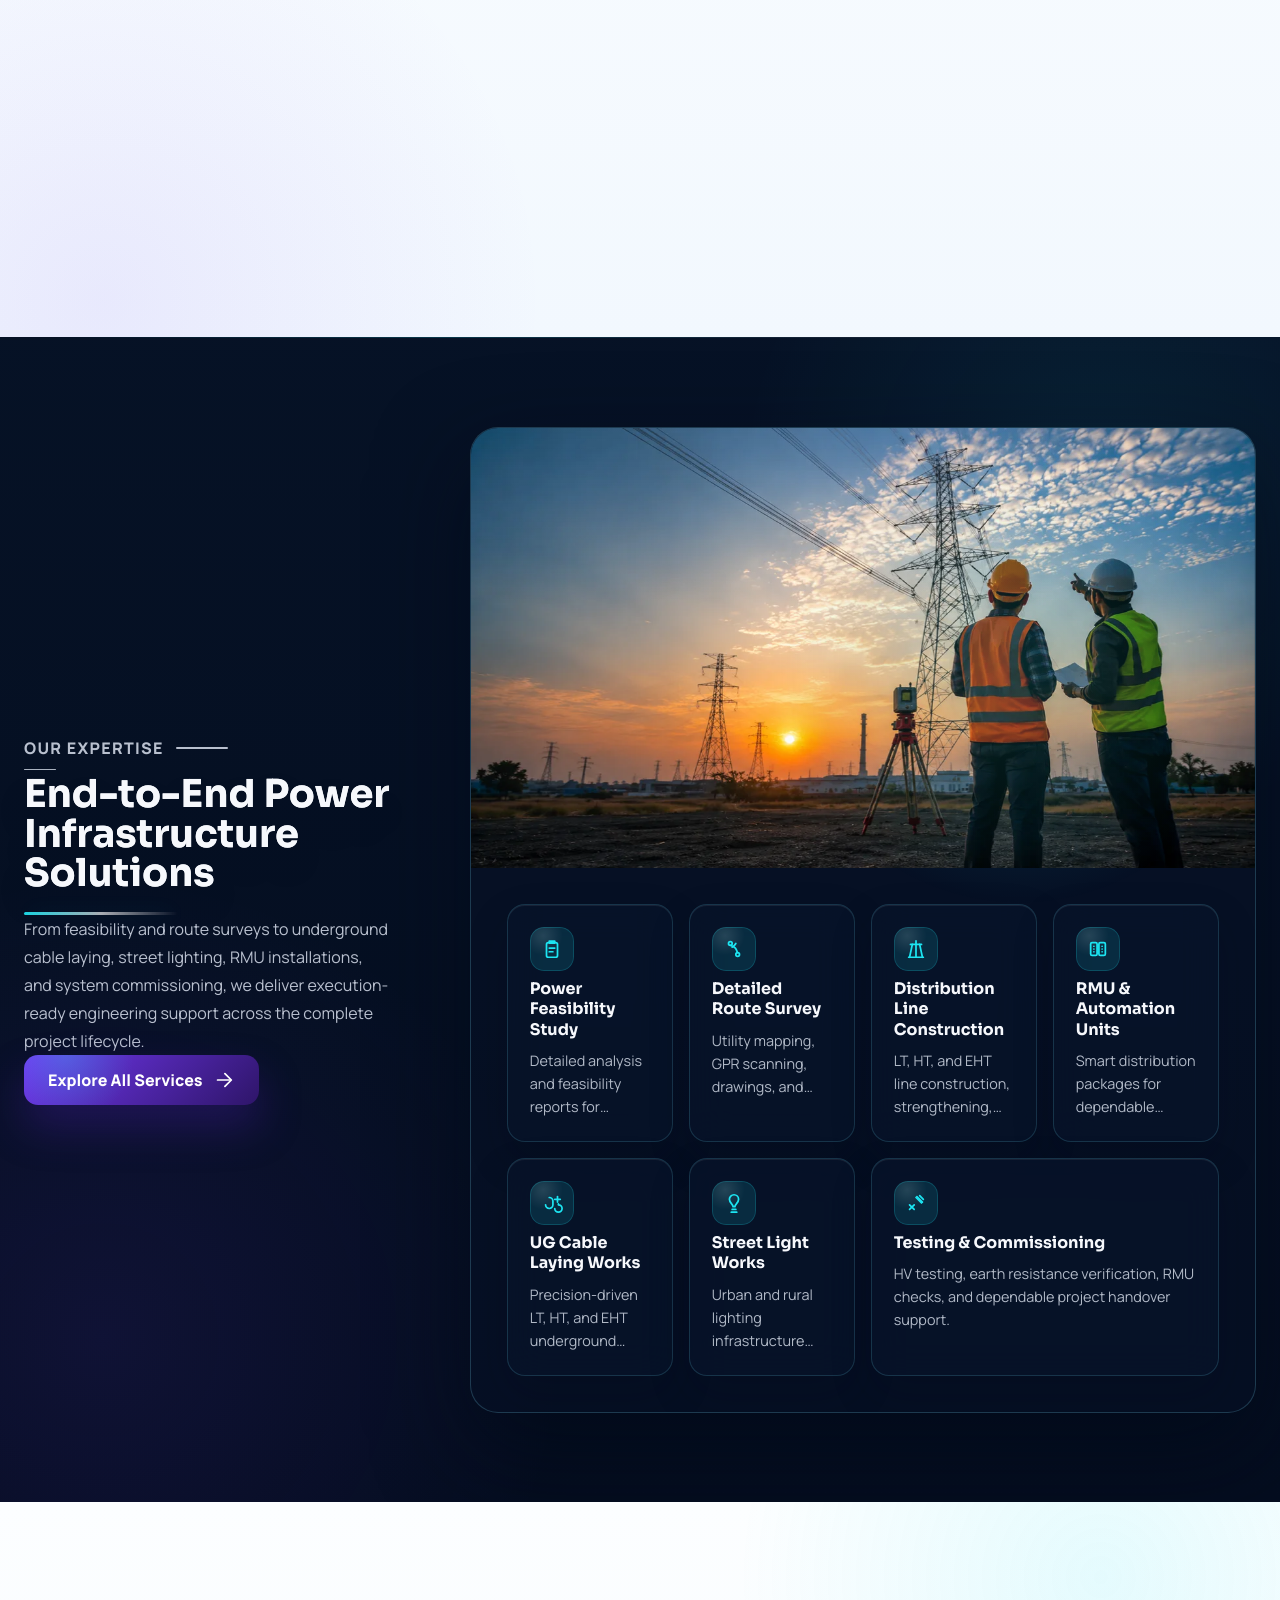
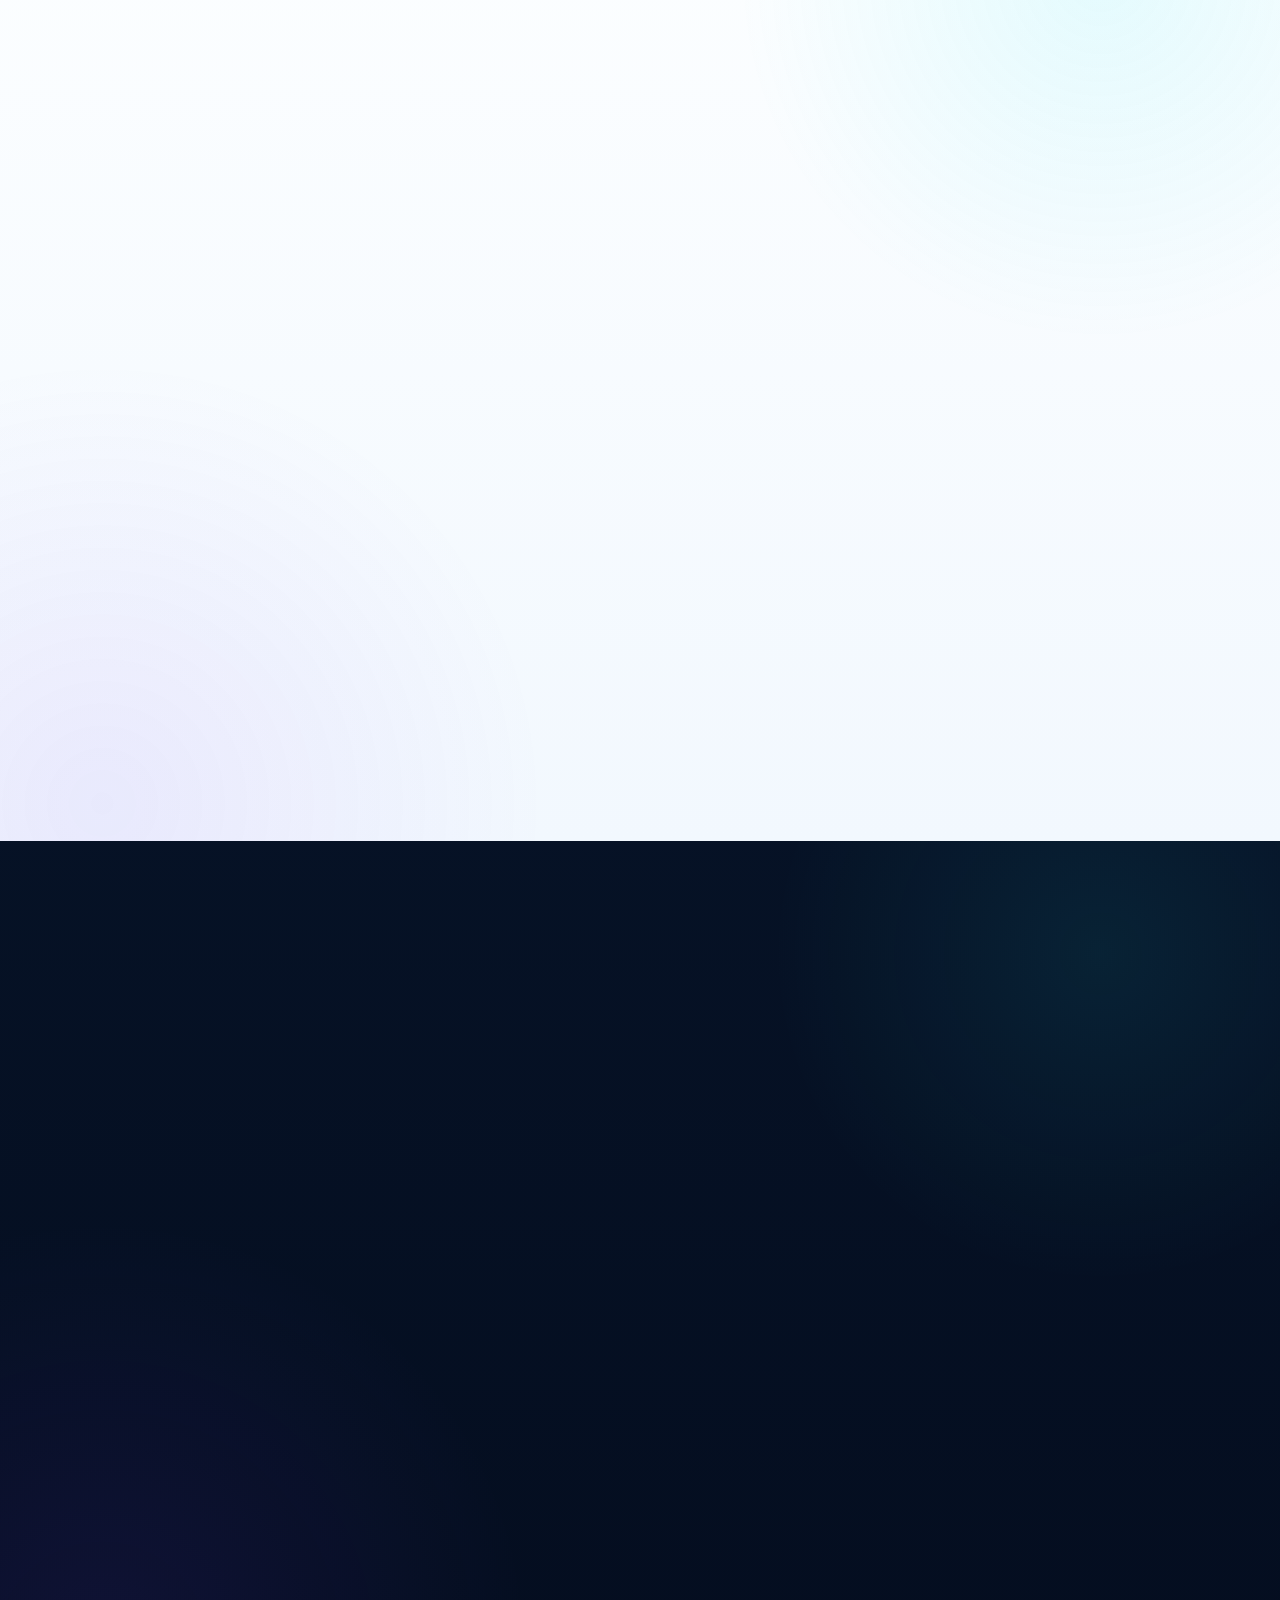
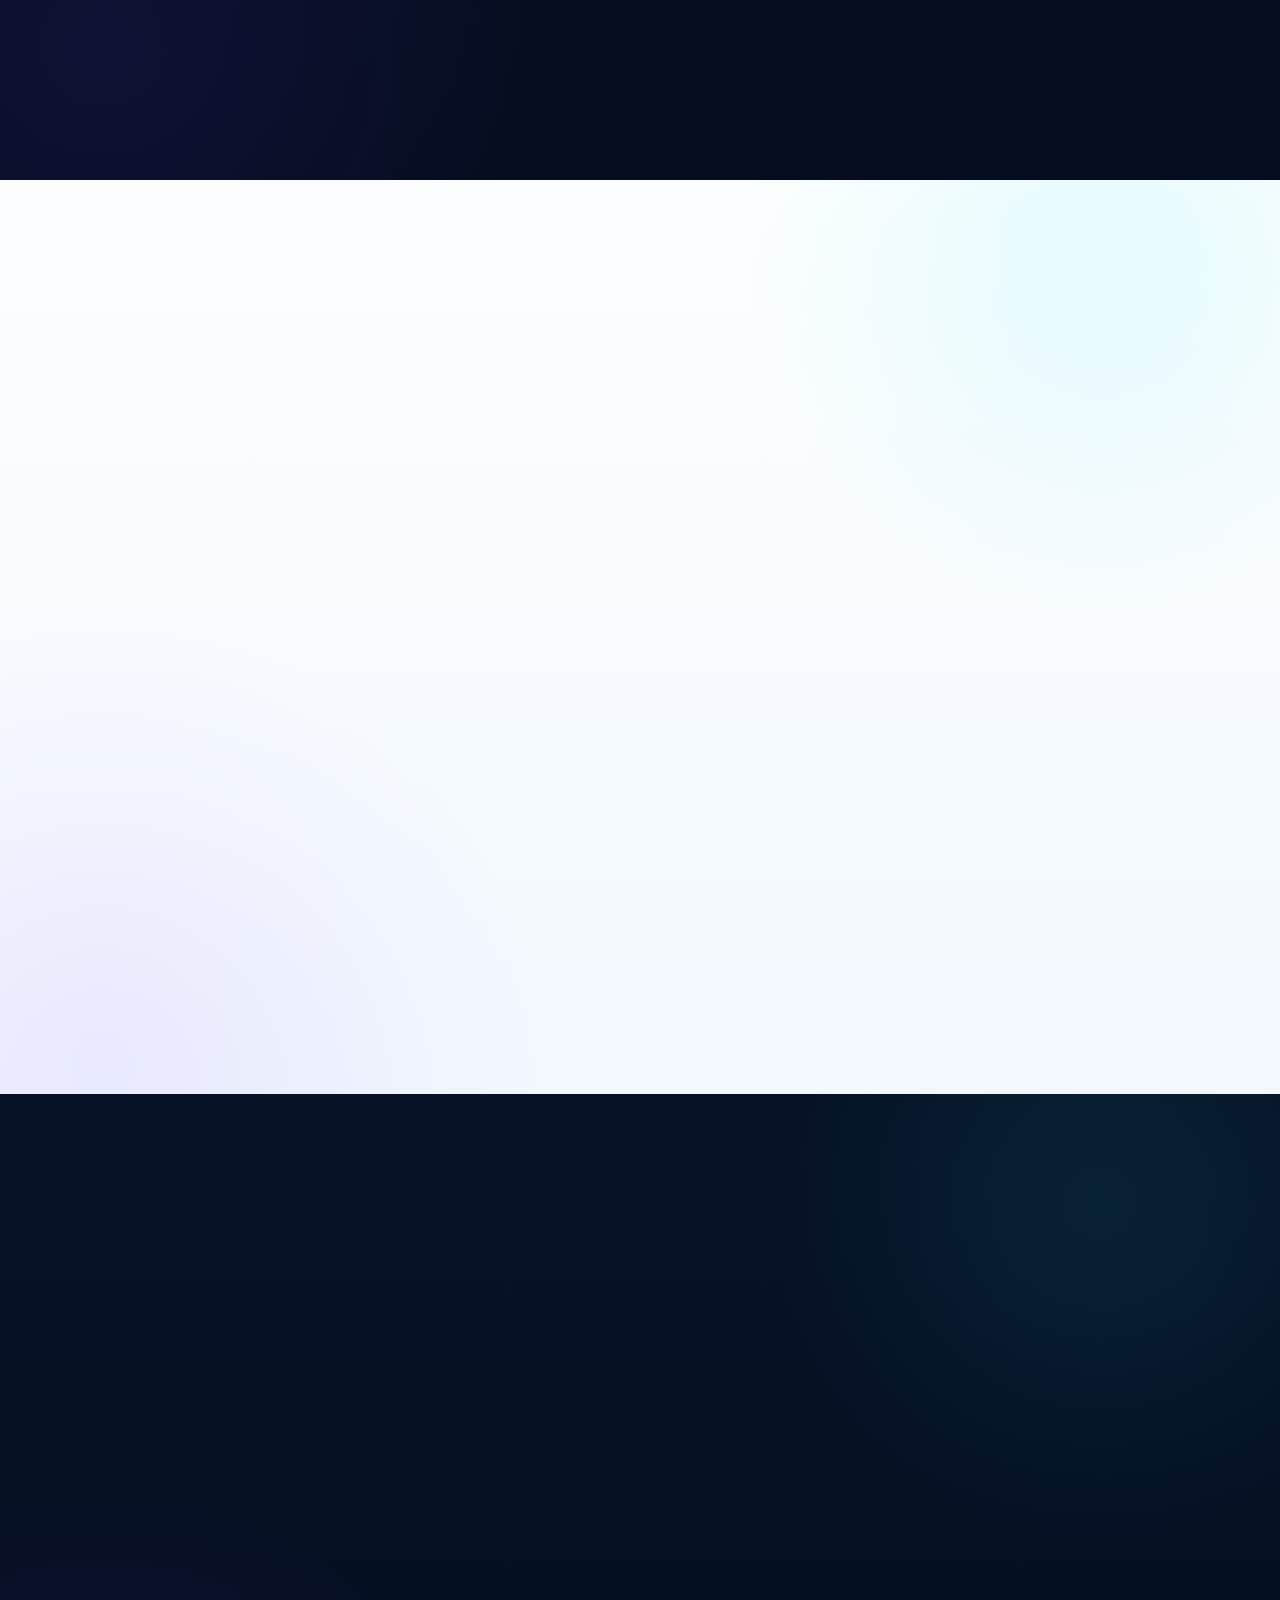
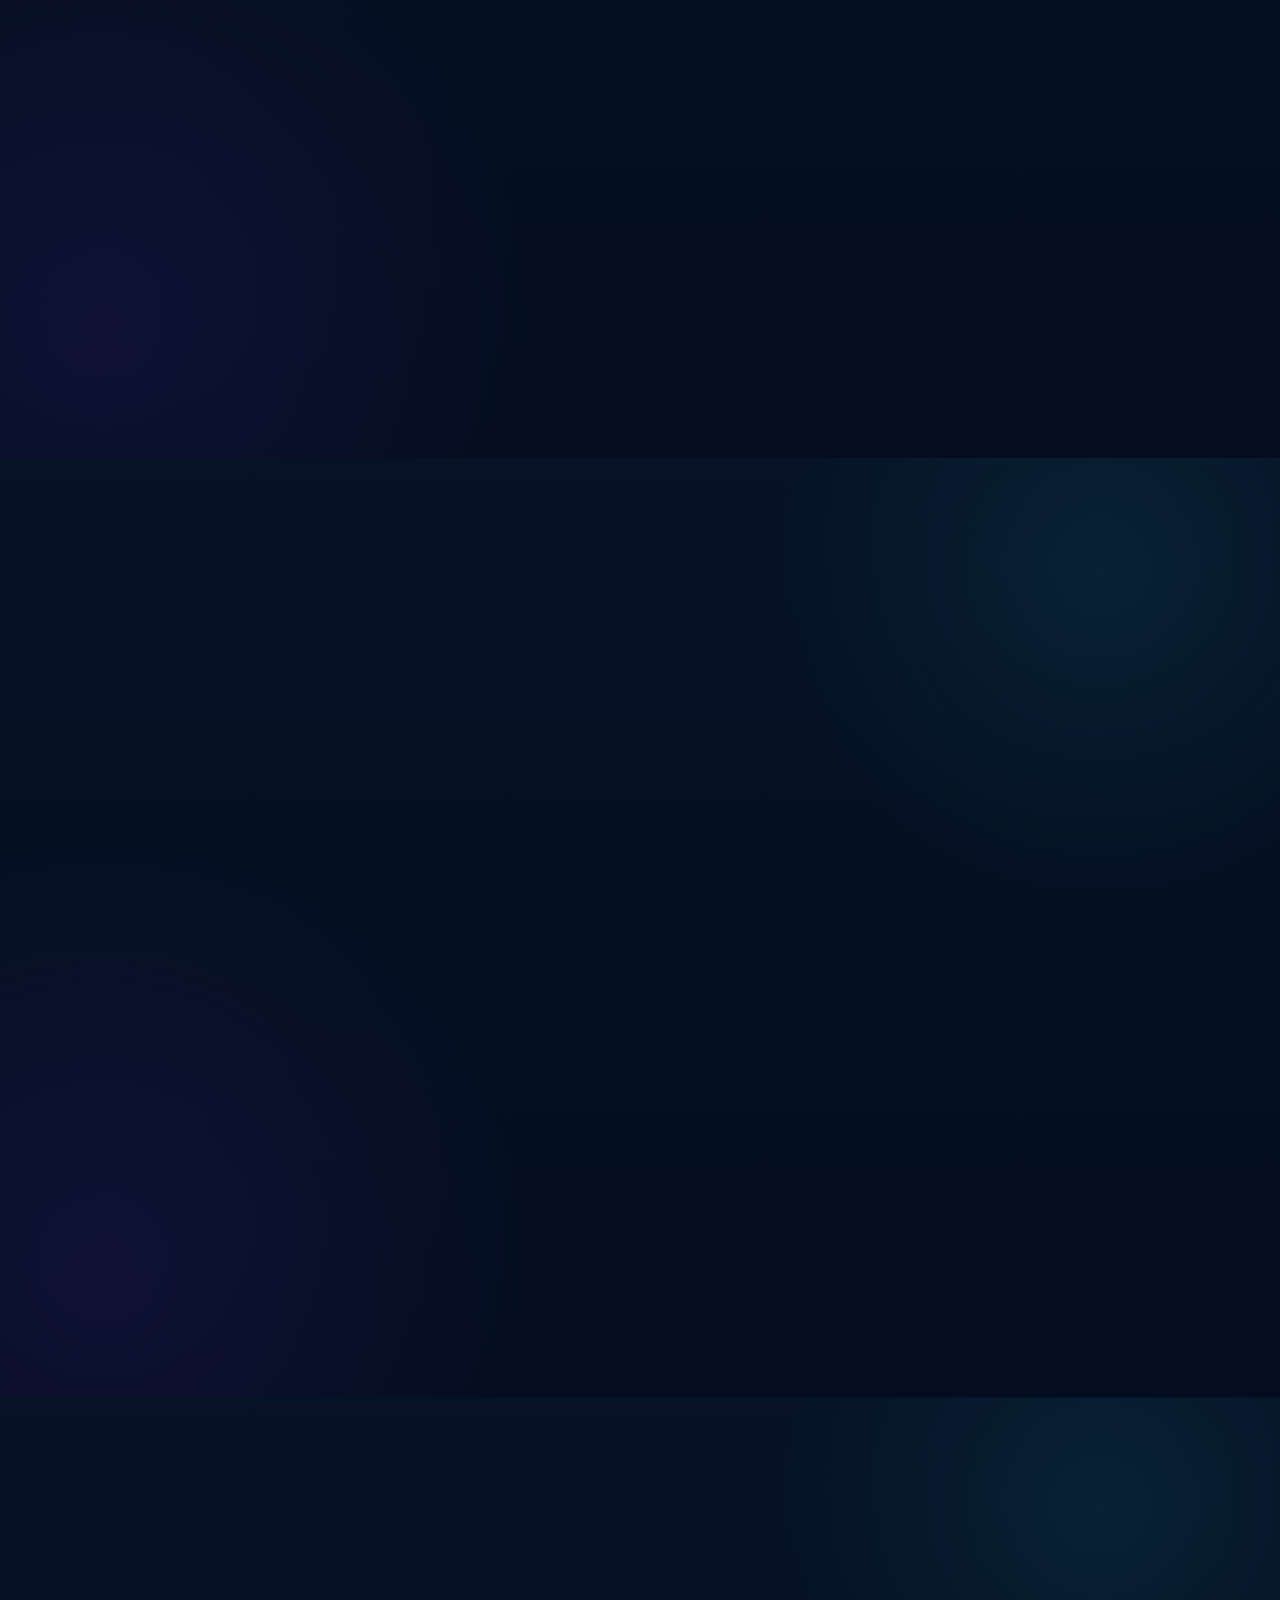
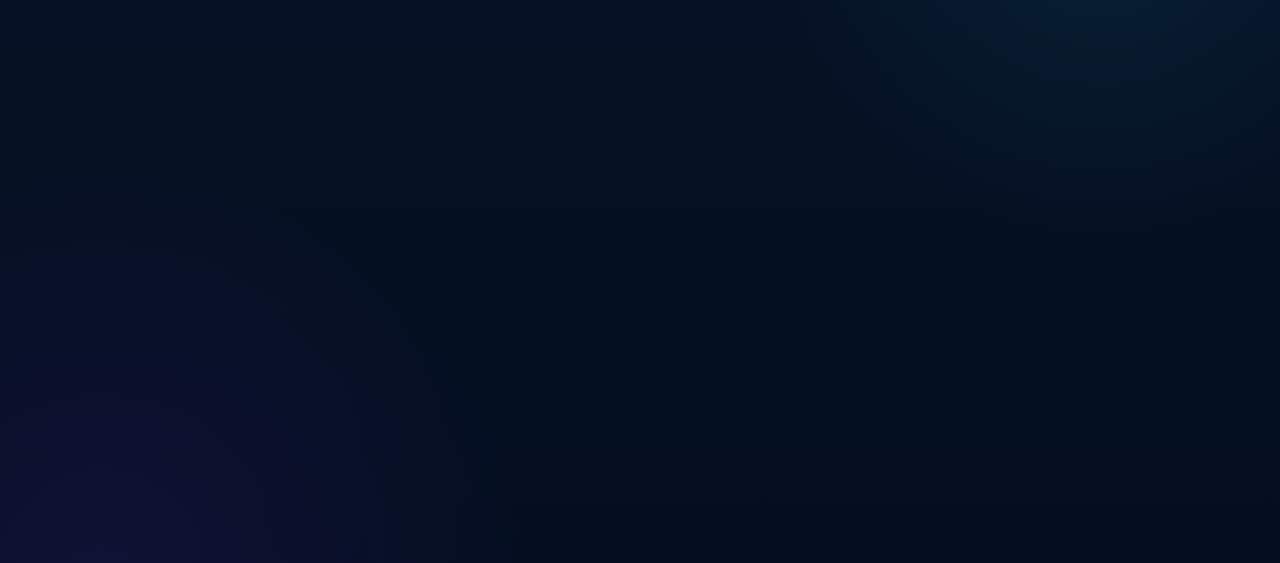
<file: projects/index.html>
<!DOCTYPE html>
<html lang="en">
<head>
    <meta charset="UTF-8">
    <meta name="viewport" content="width=device-width, initial-scale=1.0">
    <meta name="robots" content="noindex, follow">
    <meta http-equiv="refresh" content="0; url=../#projects">
    <link rel="canonical" href="https://telgopowerprojects.com/#projects">
    <title>Projects | Telgo Power Projects</title>
    <script>window.location.replace("../#projects");</script>
</head>
<body>
    <p>Redirecting to <a href="../#projects">Telgo Power Projects section</a>.</p>
</body>
</html>
</file>
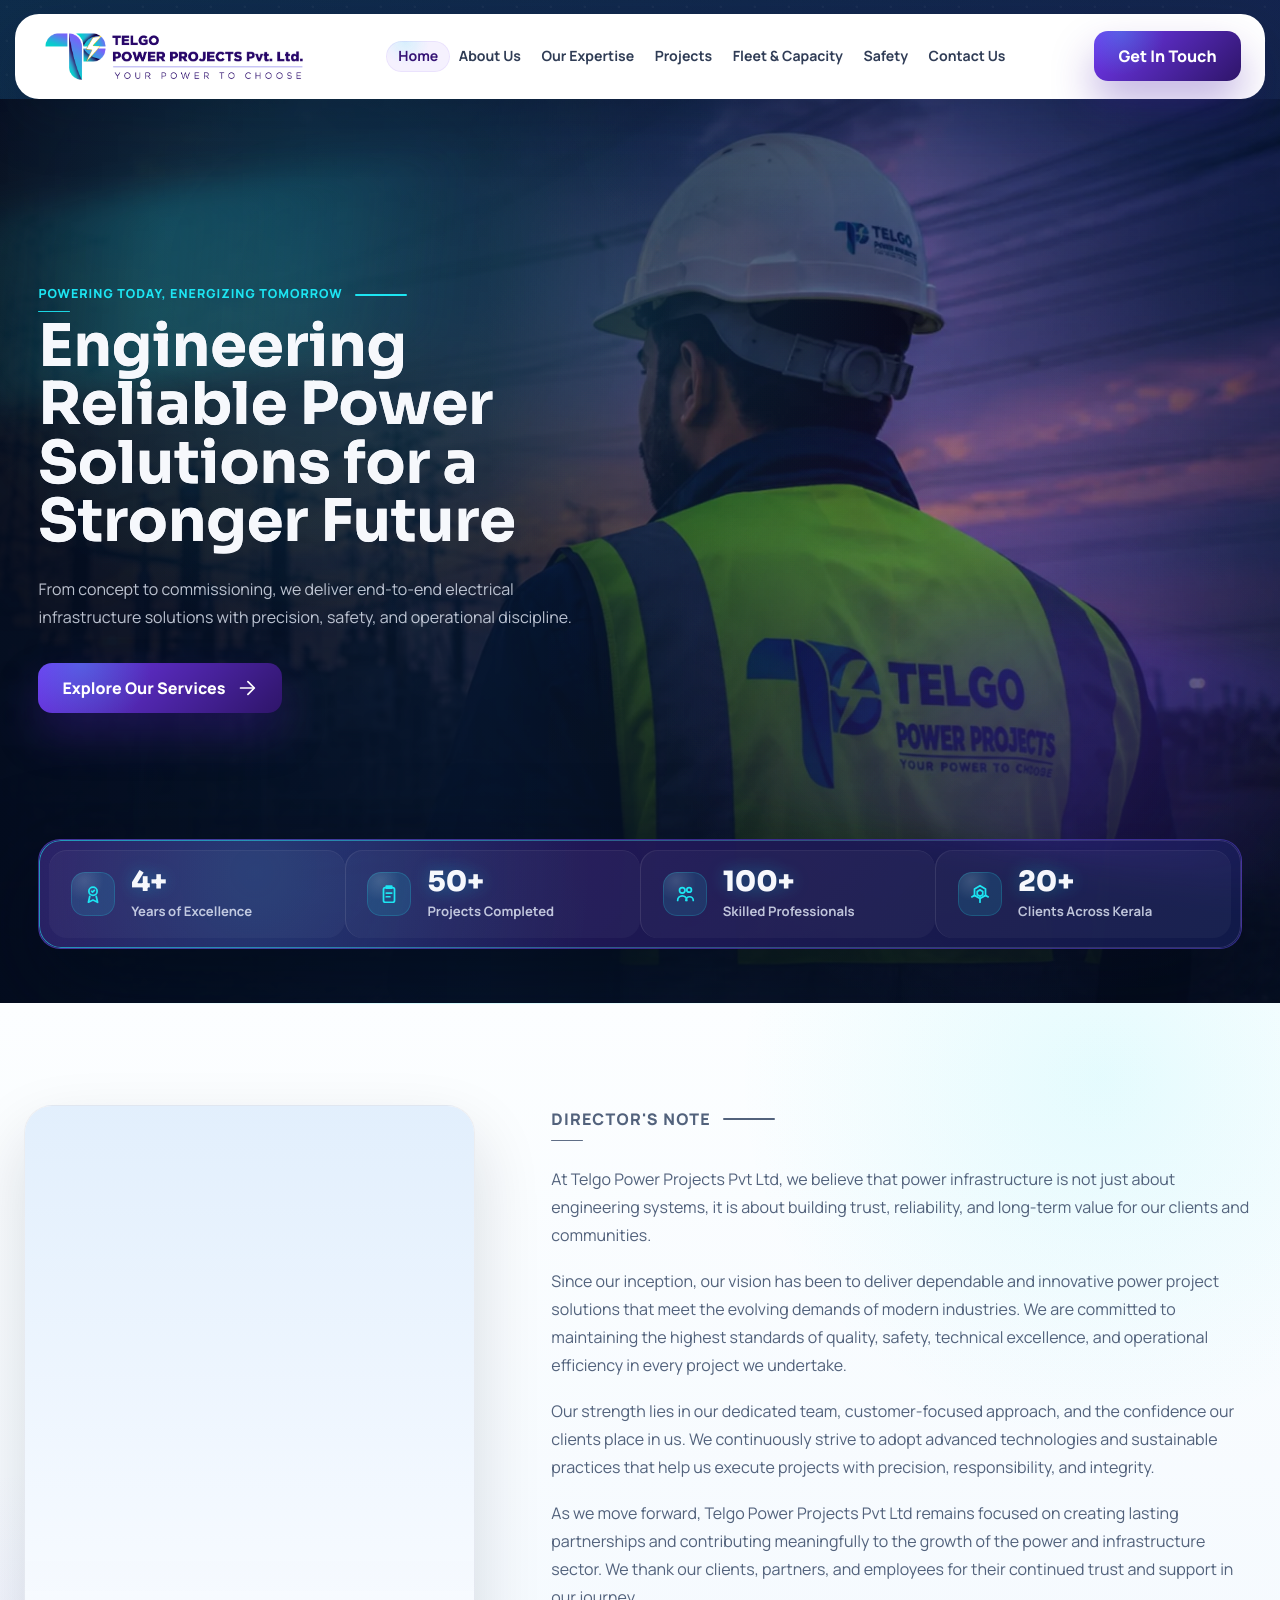
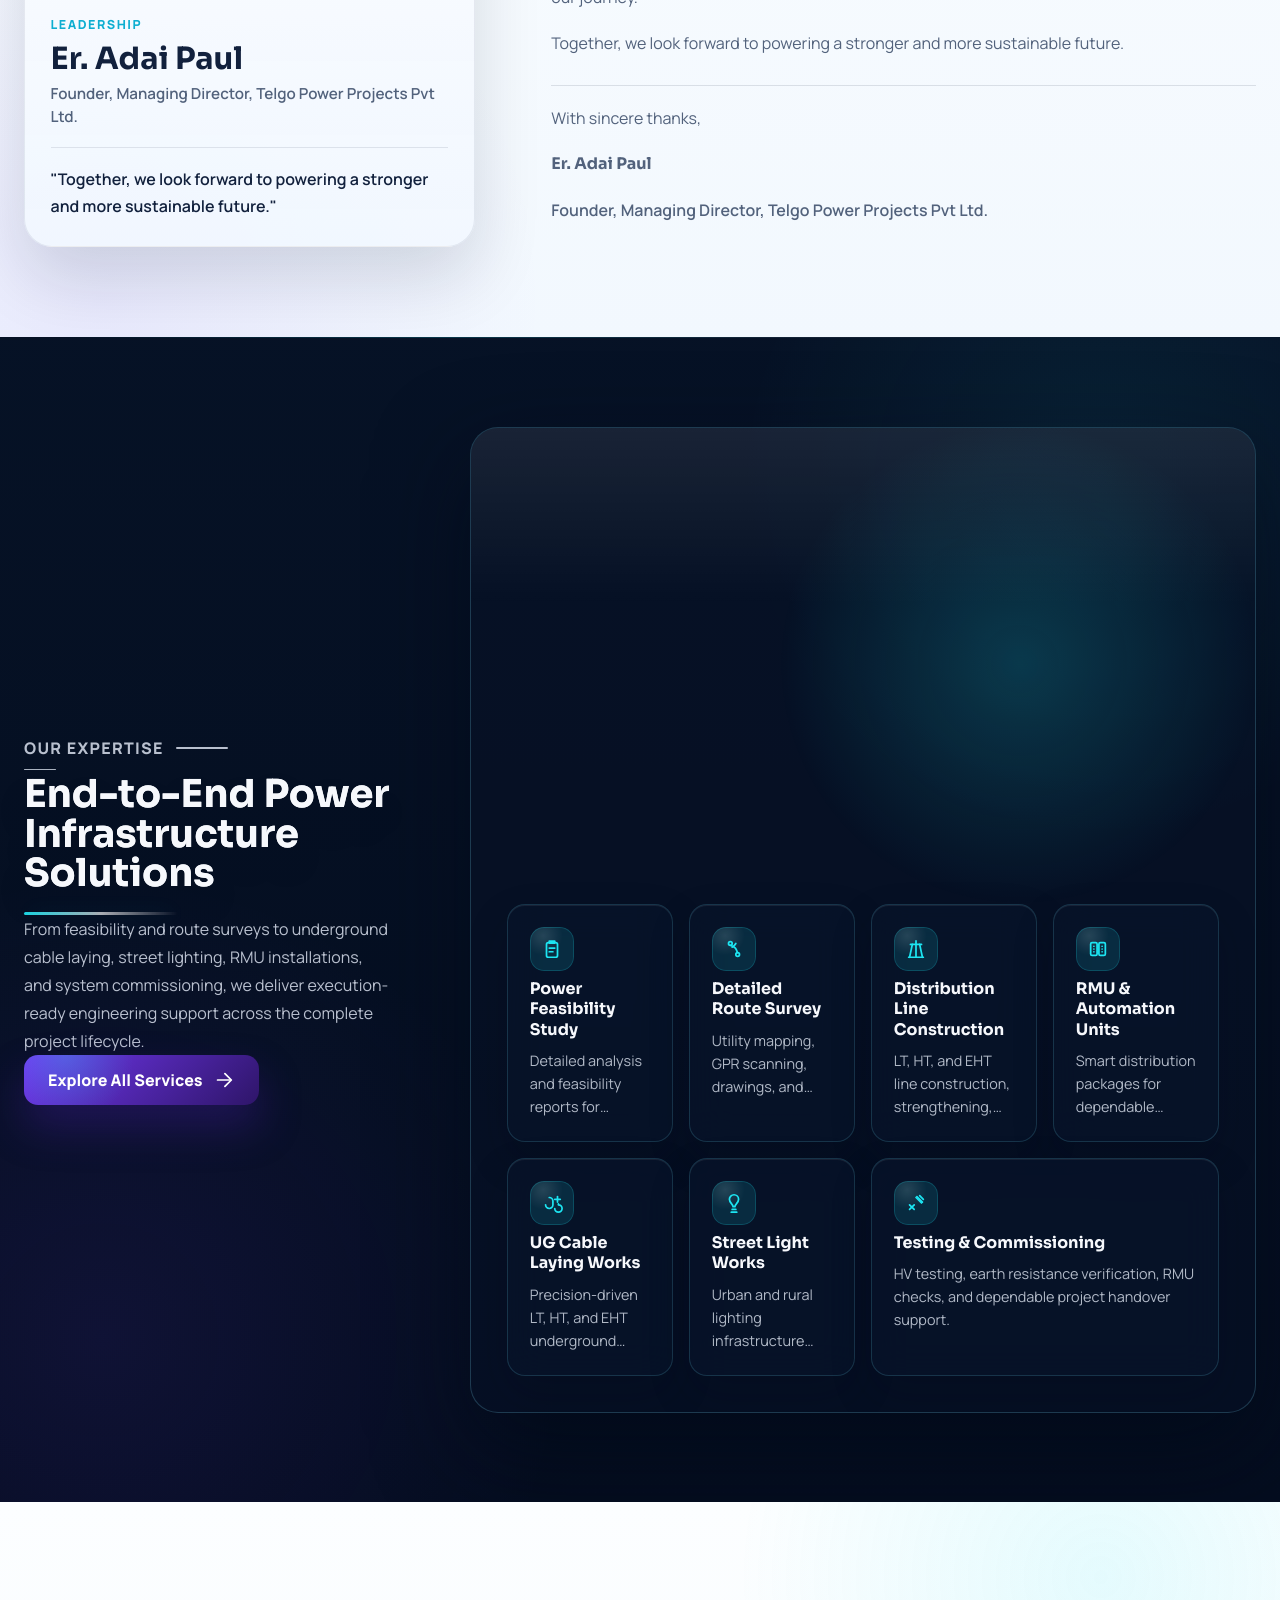
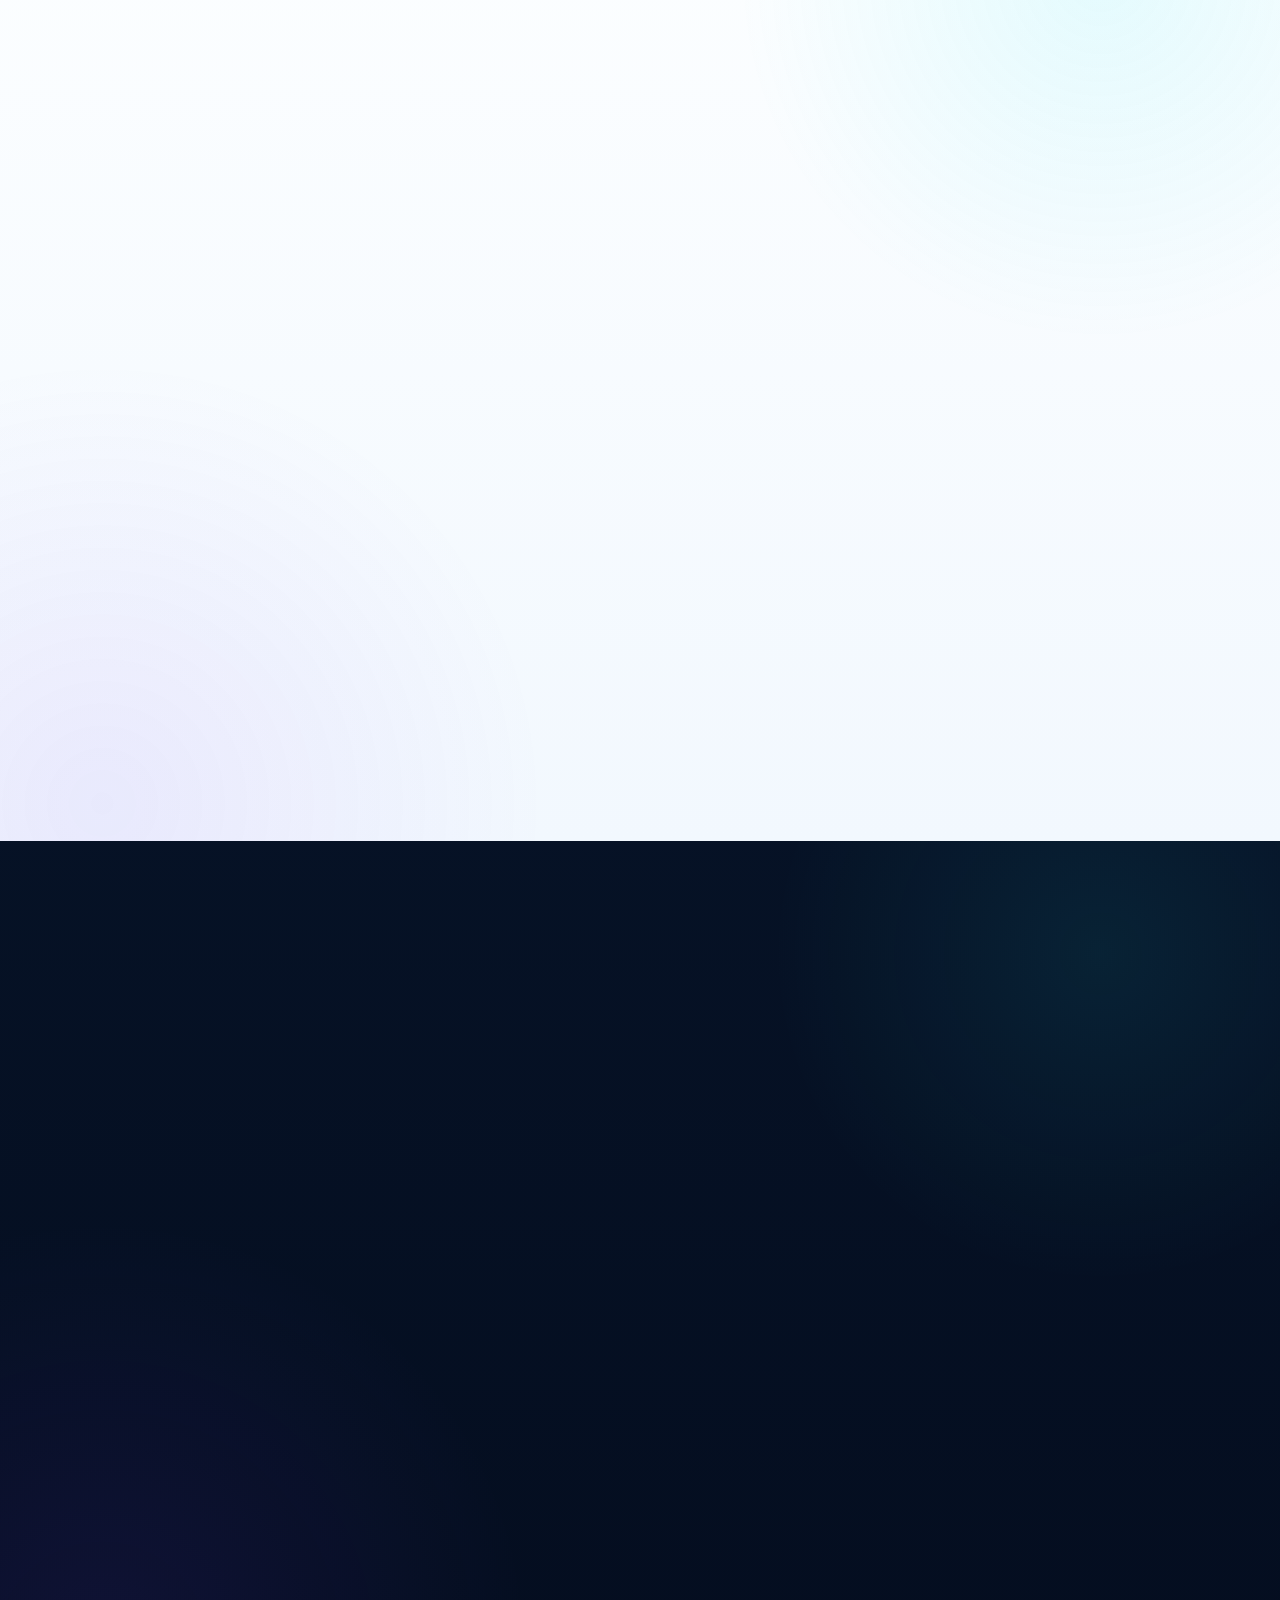
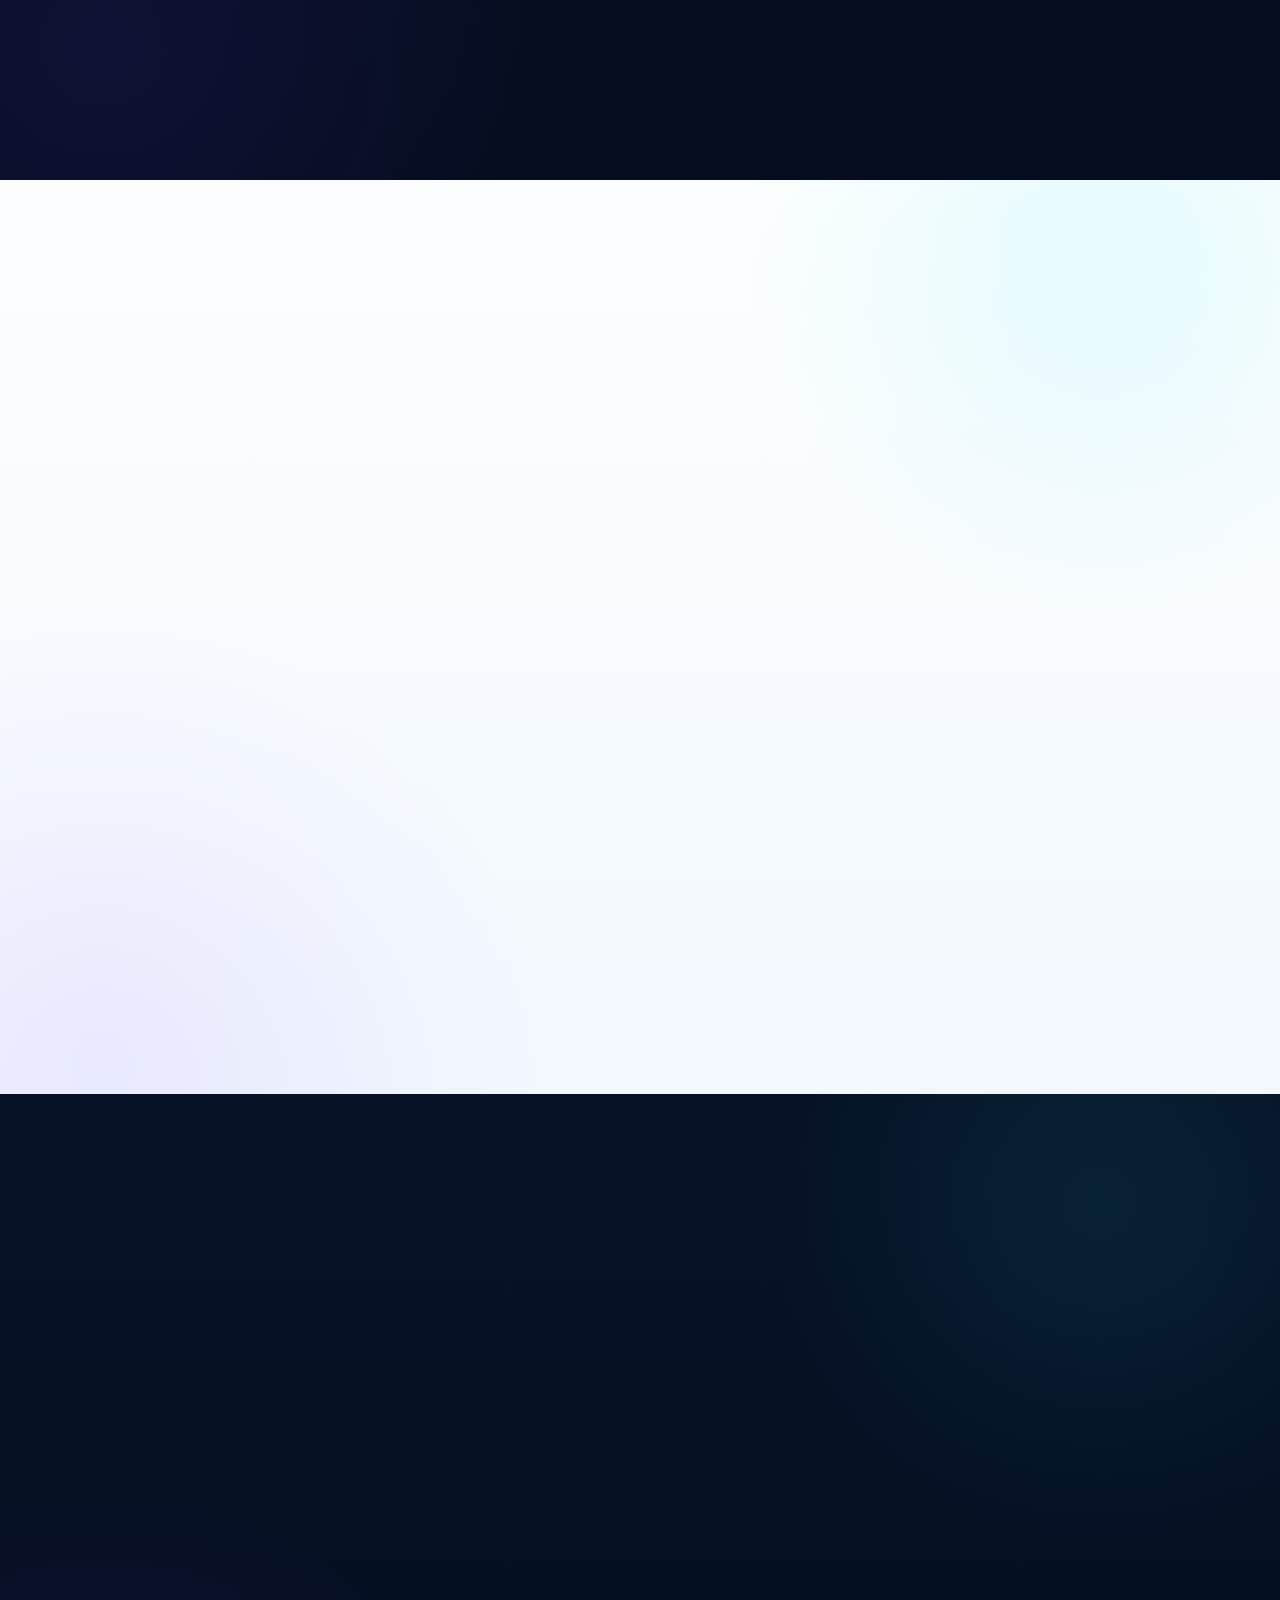
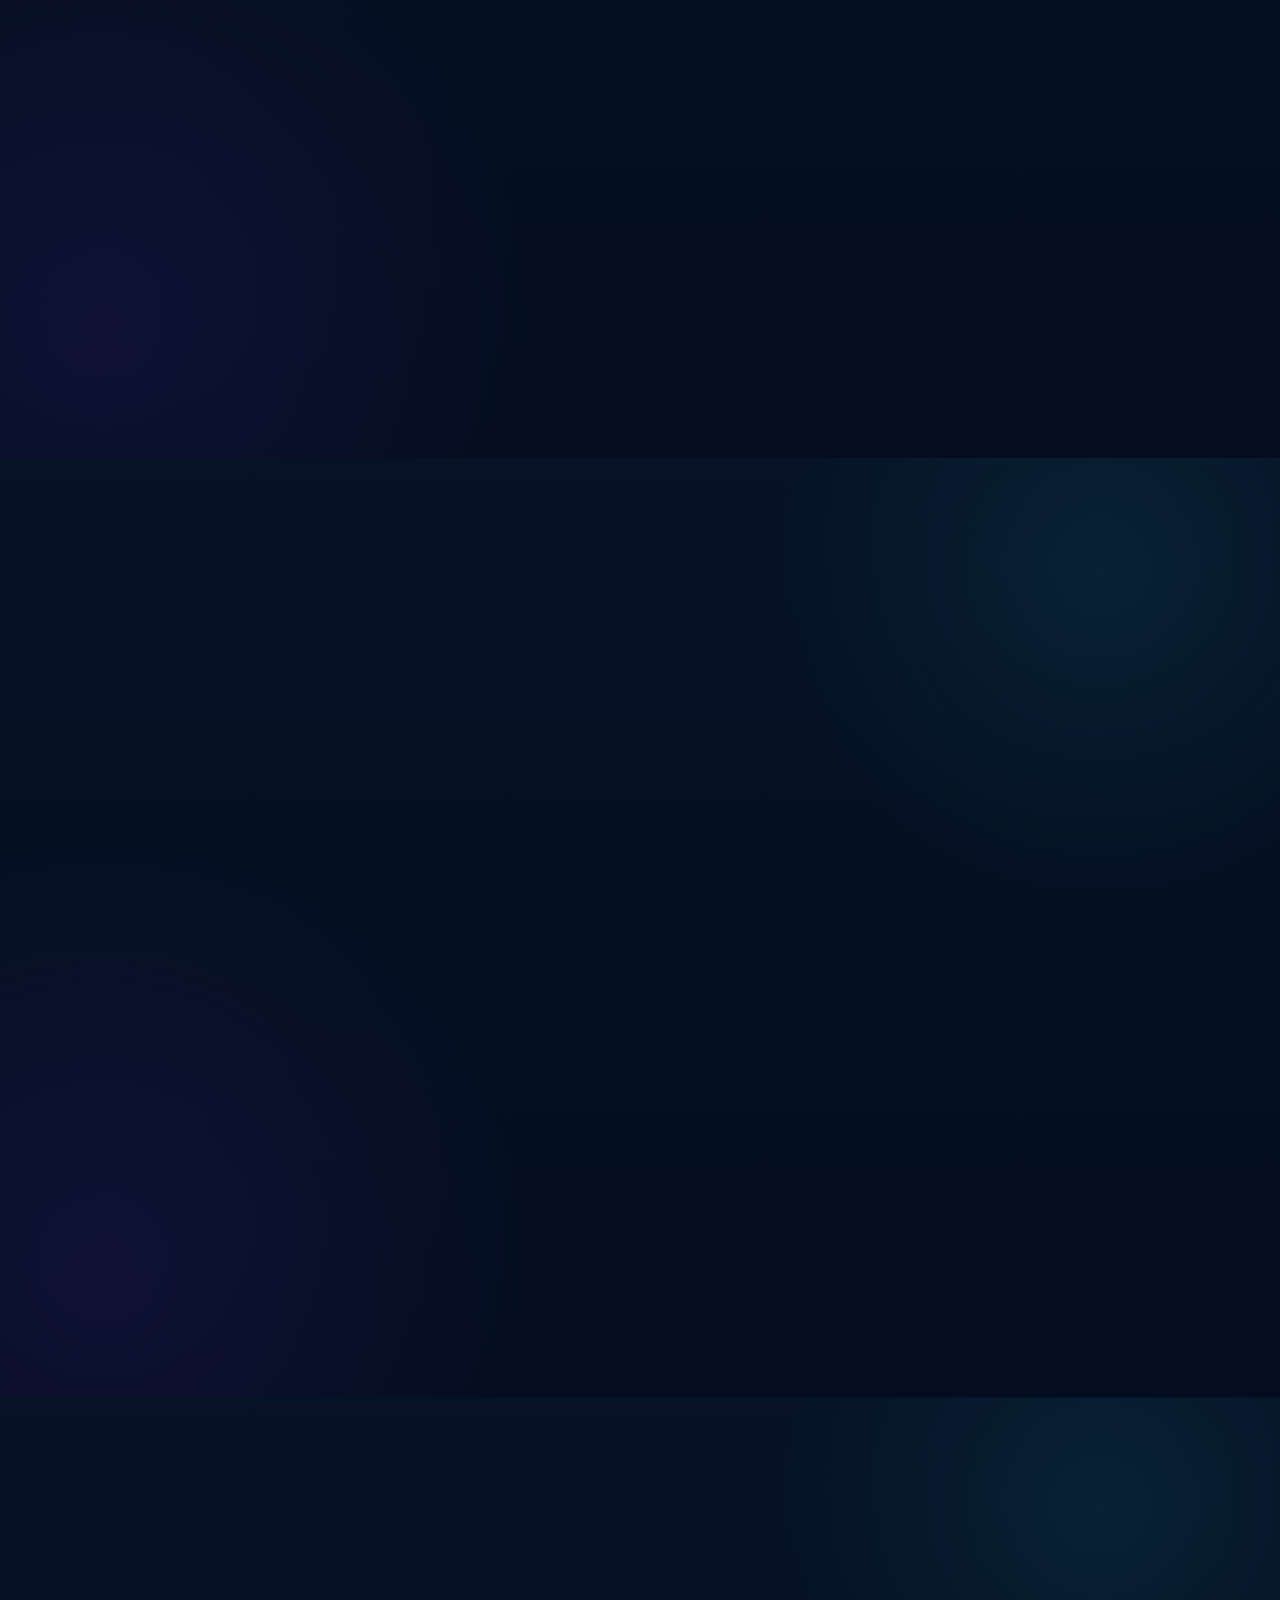
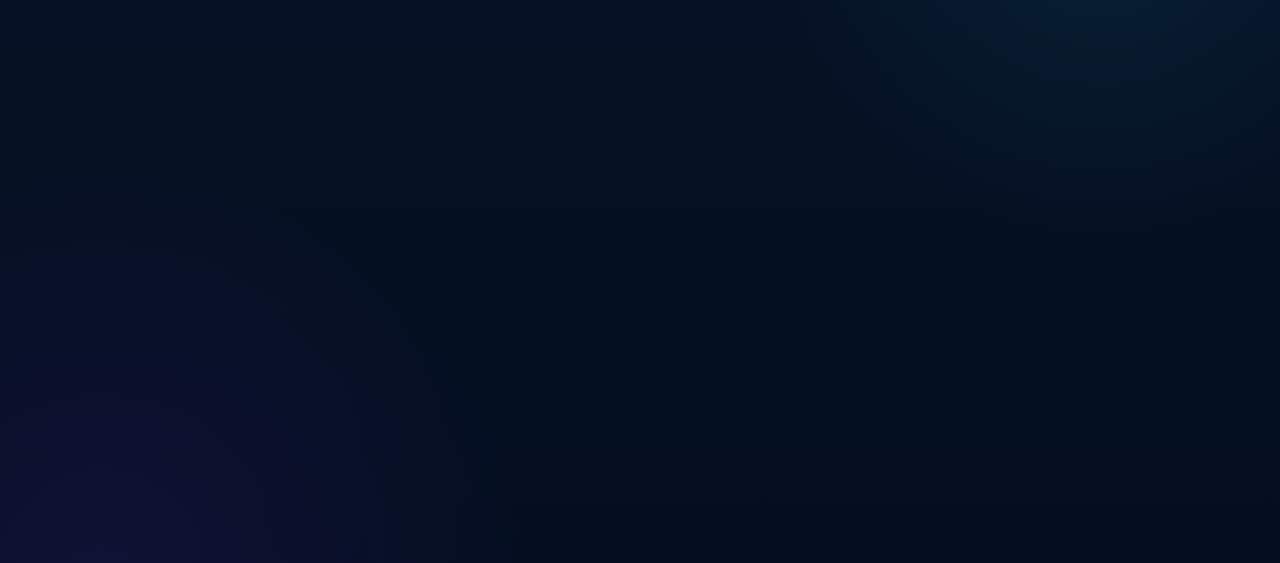
<file: safety/index.html>
<!DOCTYPE html>
<html lang="en">
<head>
    <meta charset="UTF-8">
    <meta name="viewport" content="width=device-width, initial-scale=1.0">
    <meta name="robots" content="noindex, follow">
    <meta http-equiv="refresh" content="0; url=../#safety">
    <link rel="canonical" href="https://telgopowerprojects.com/#safety">
    <title>Safety | Telgo Power Projects</title>
    <script>window.location.replace("../#safety");</script>
</head>
<body>
    <p>Redirecting to <a href="../#safety">Telgo Power Projects safety section</a>.</p>
</body>
</html>
</file>
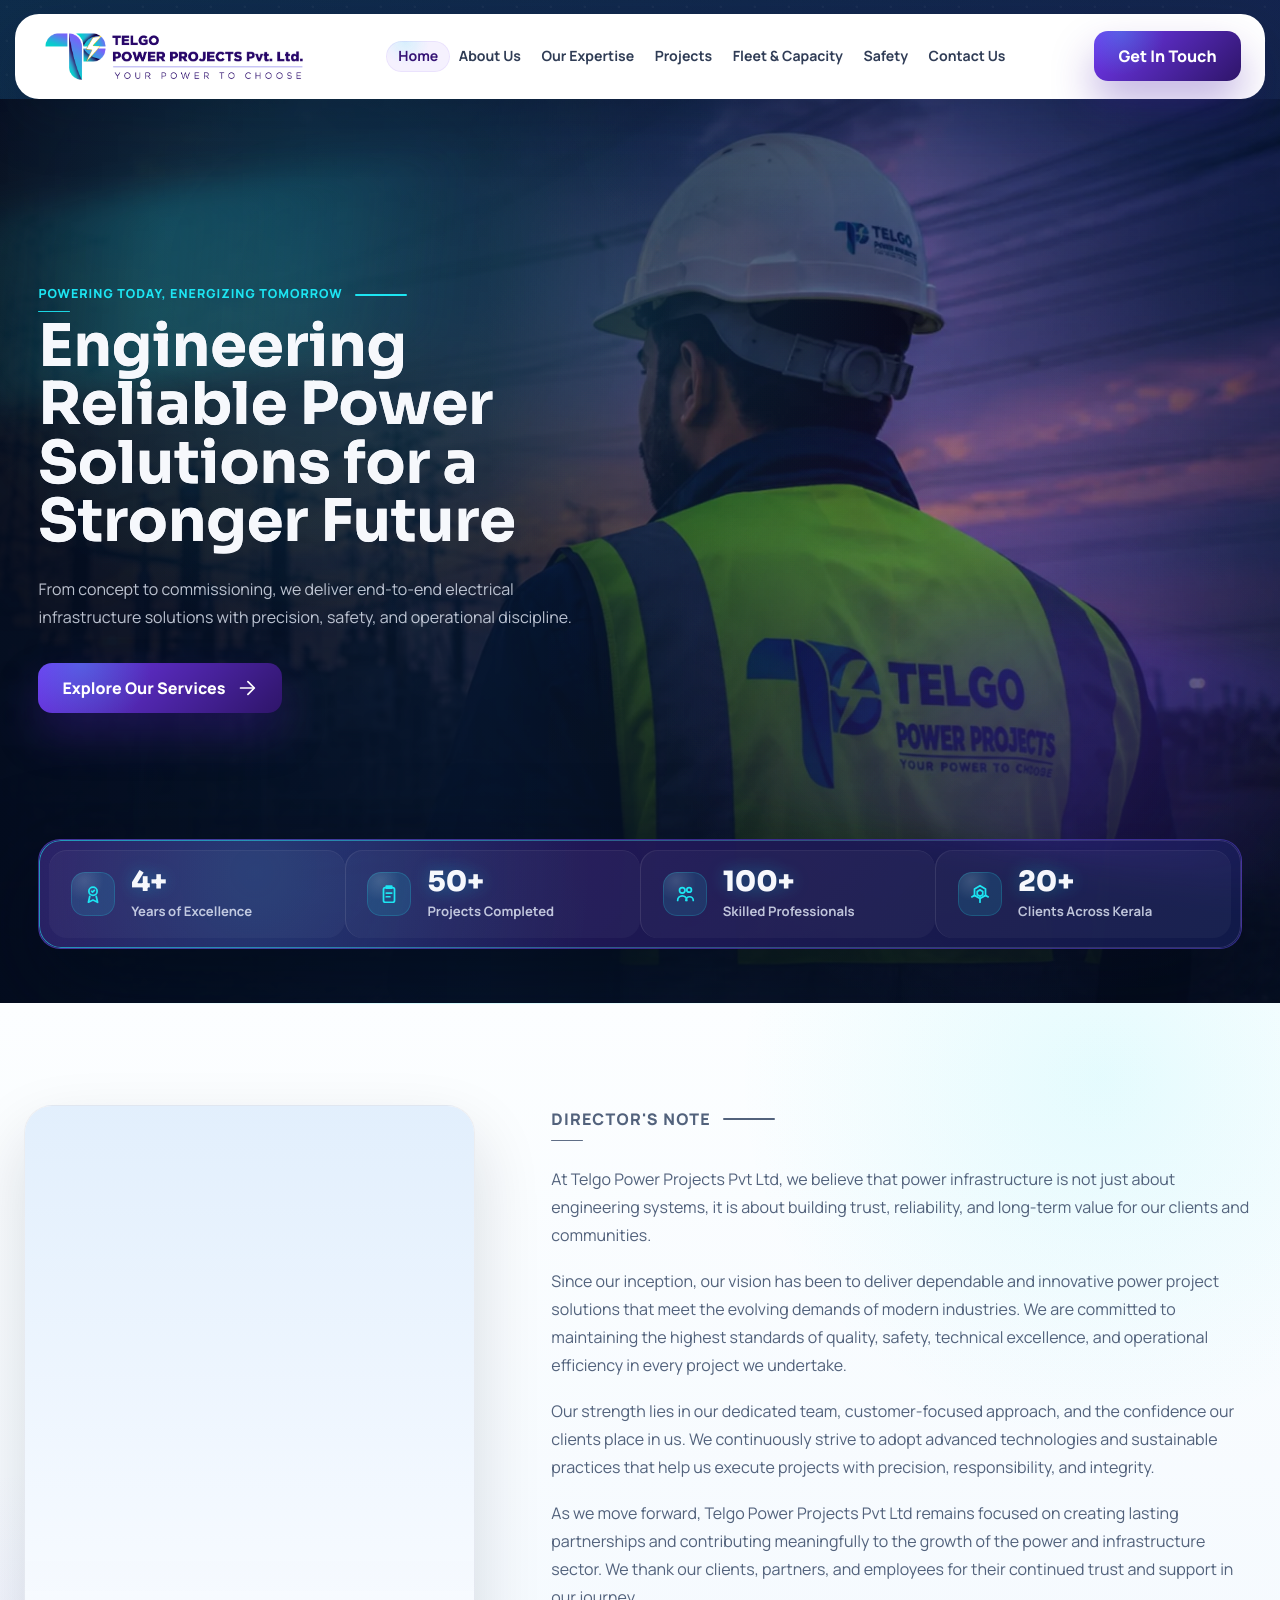
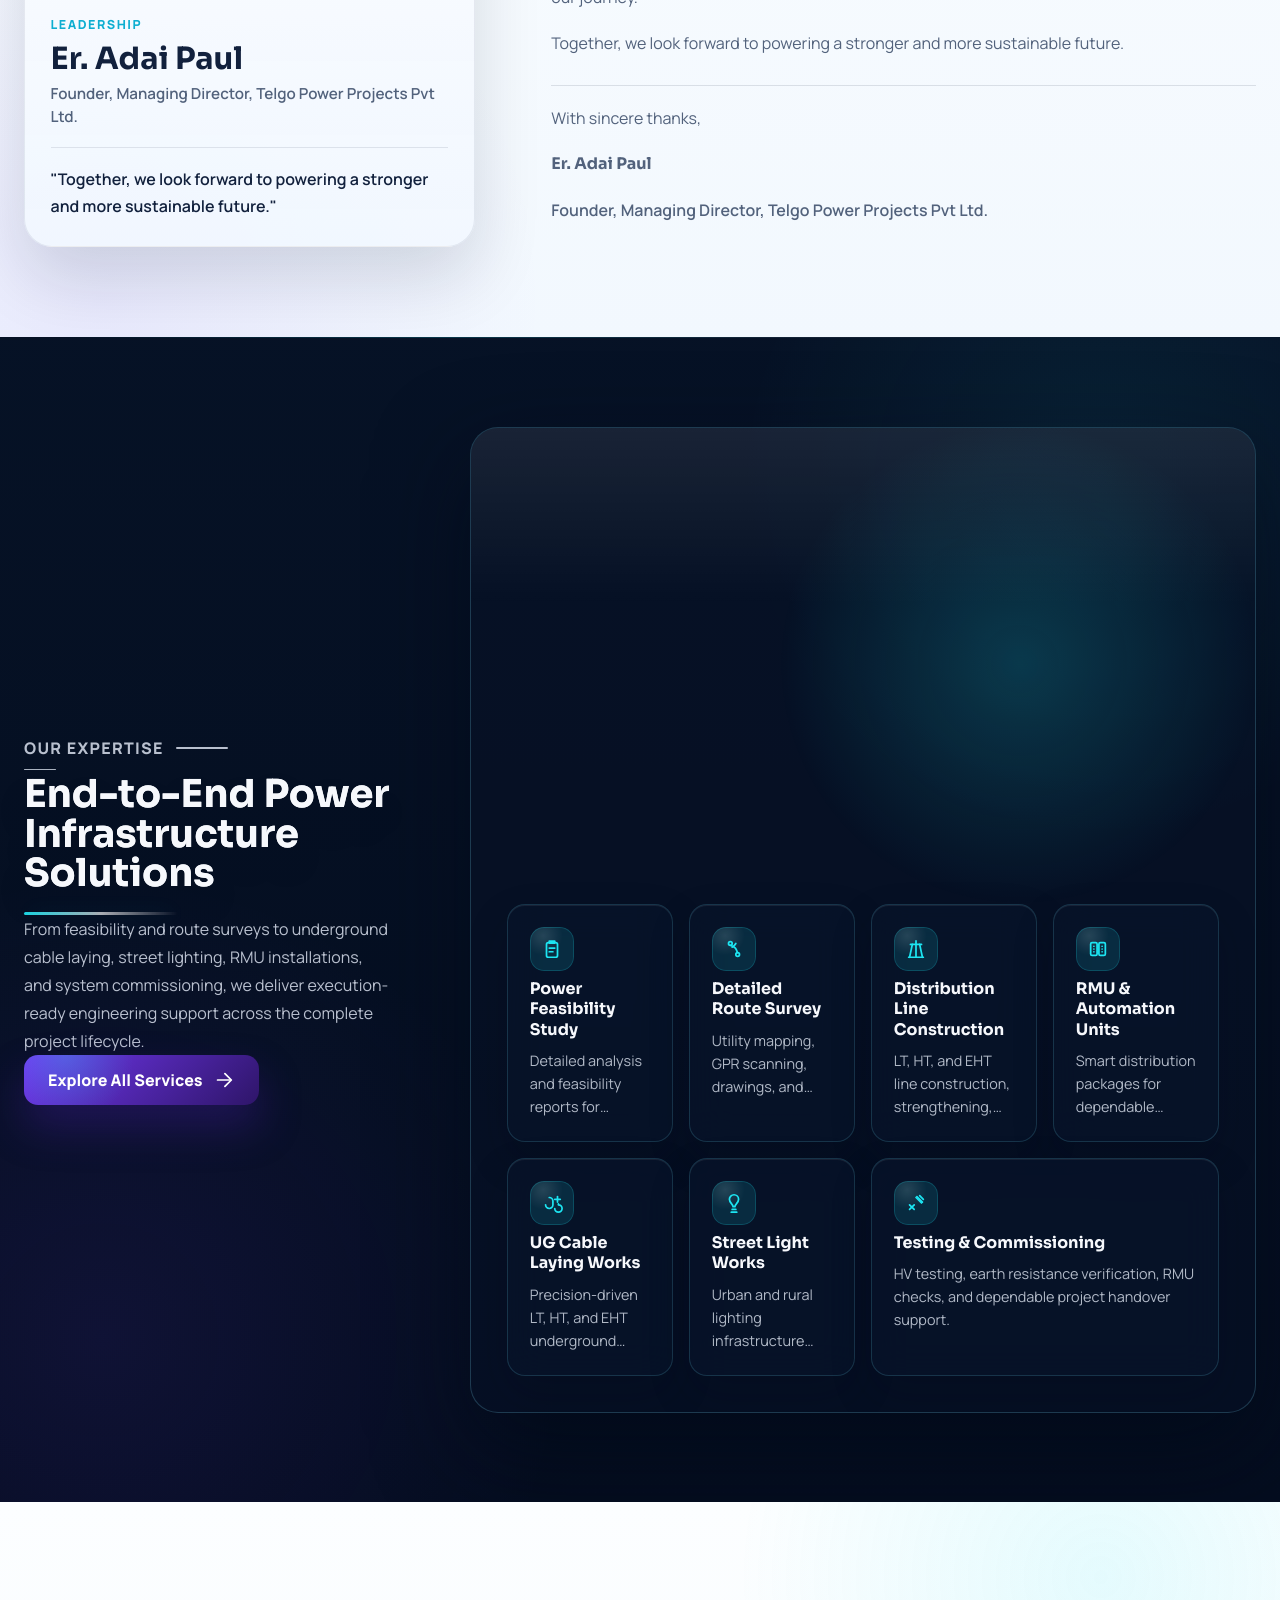
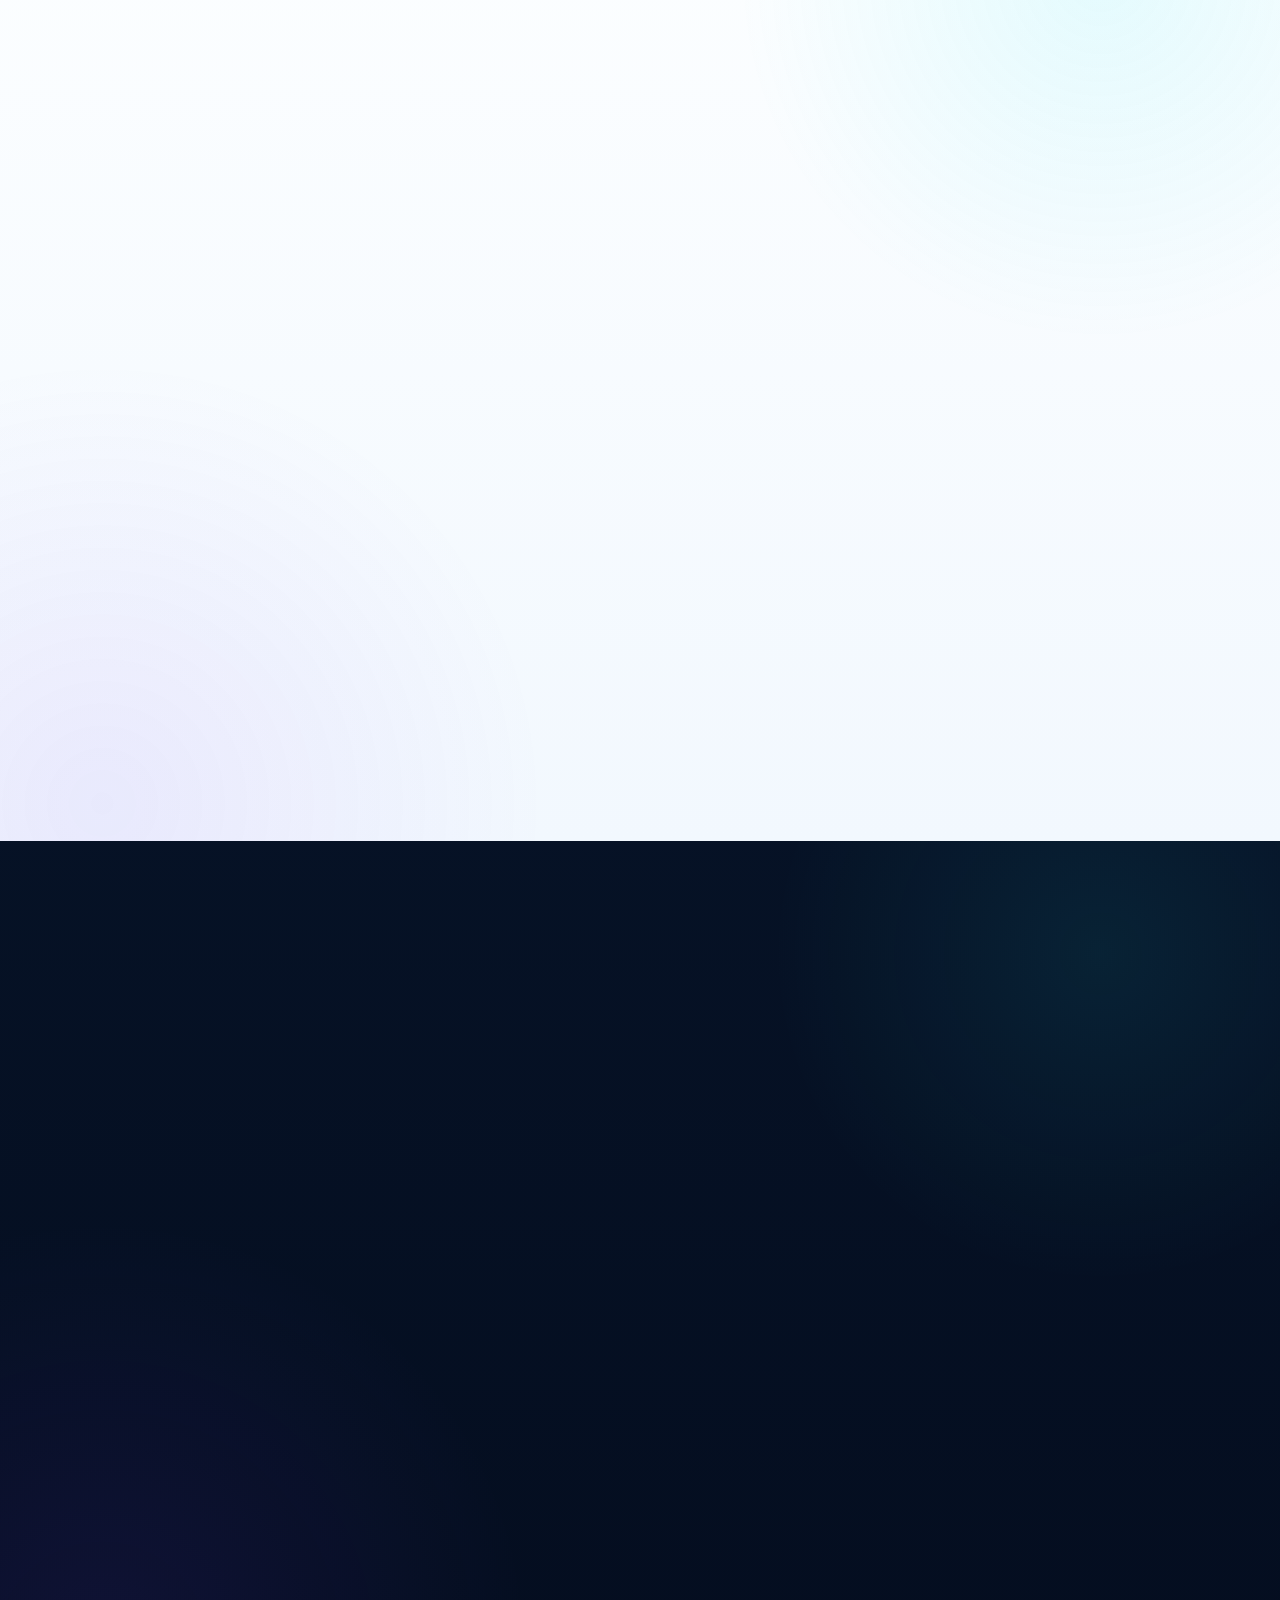
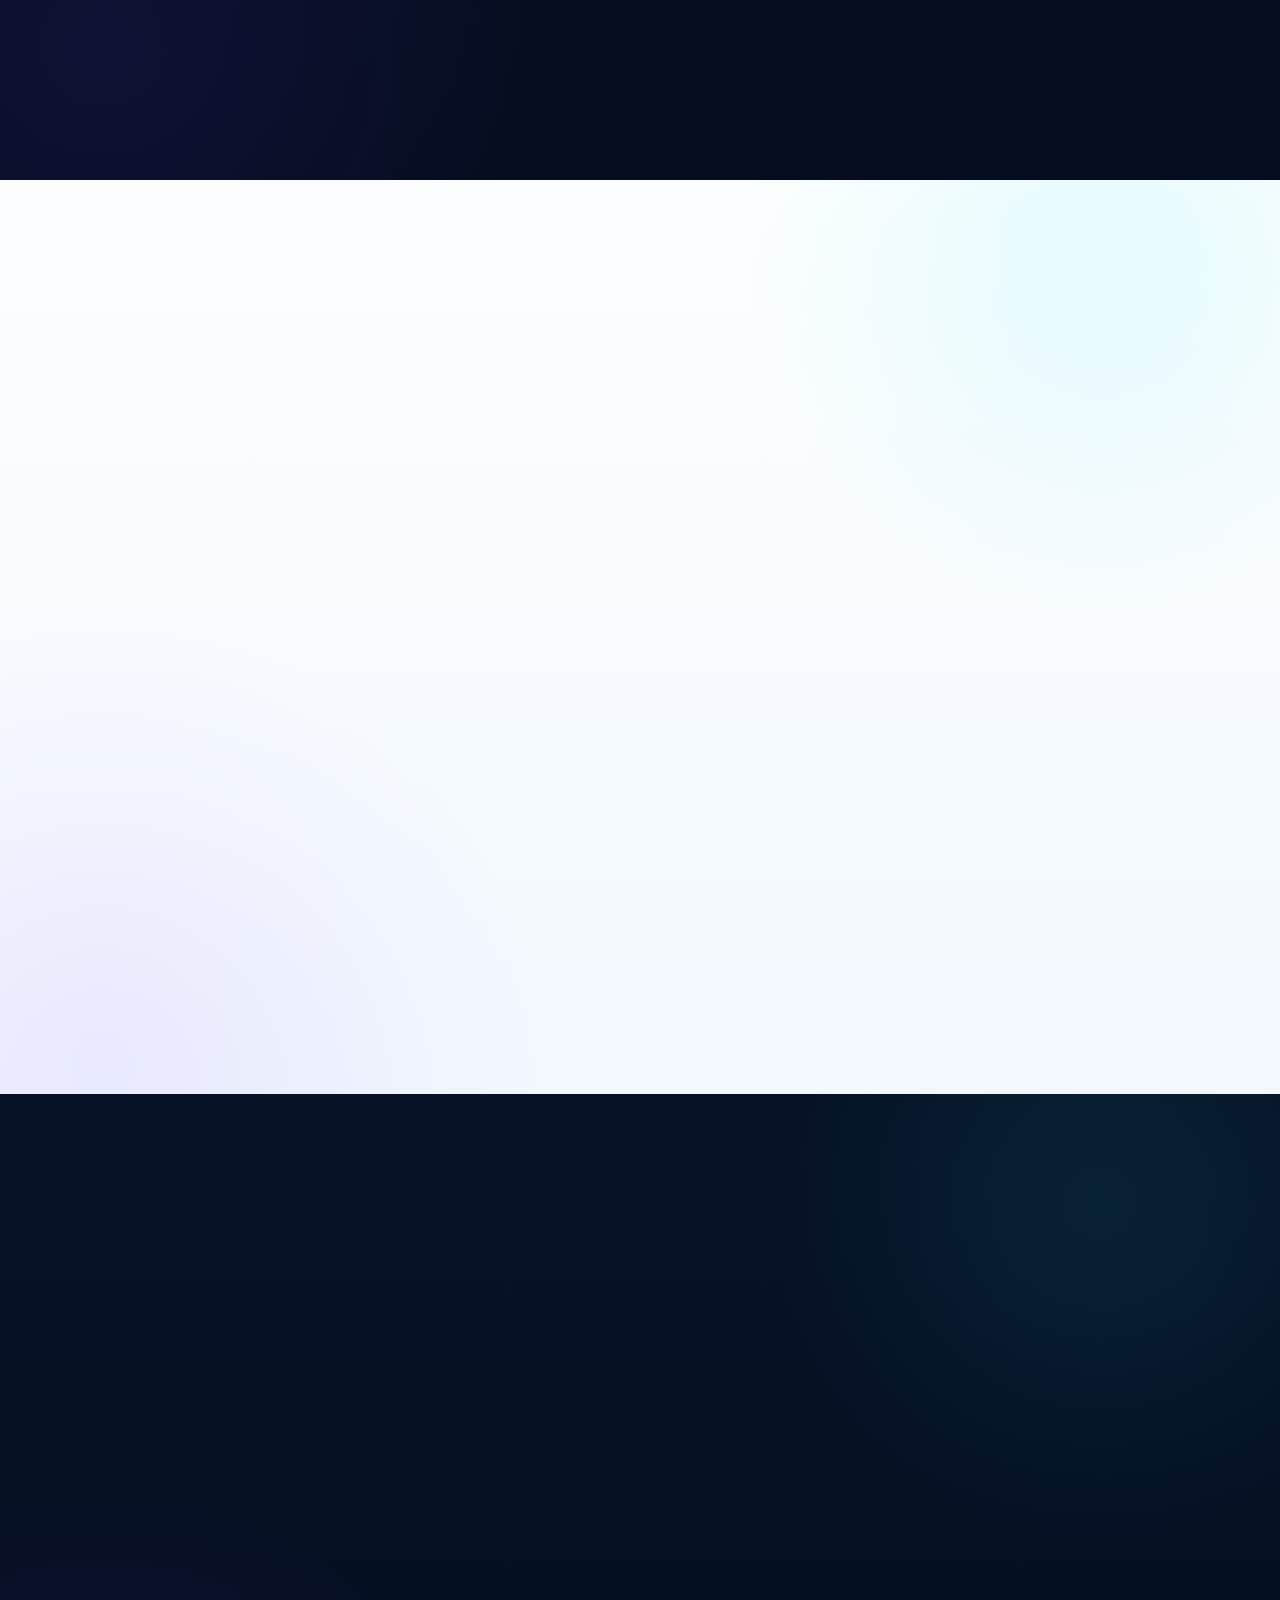
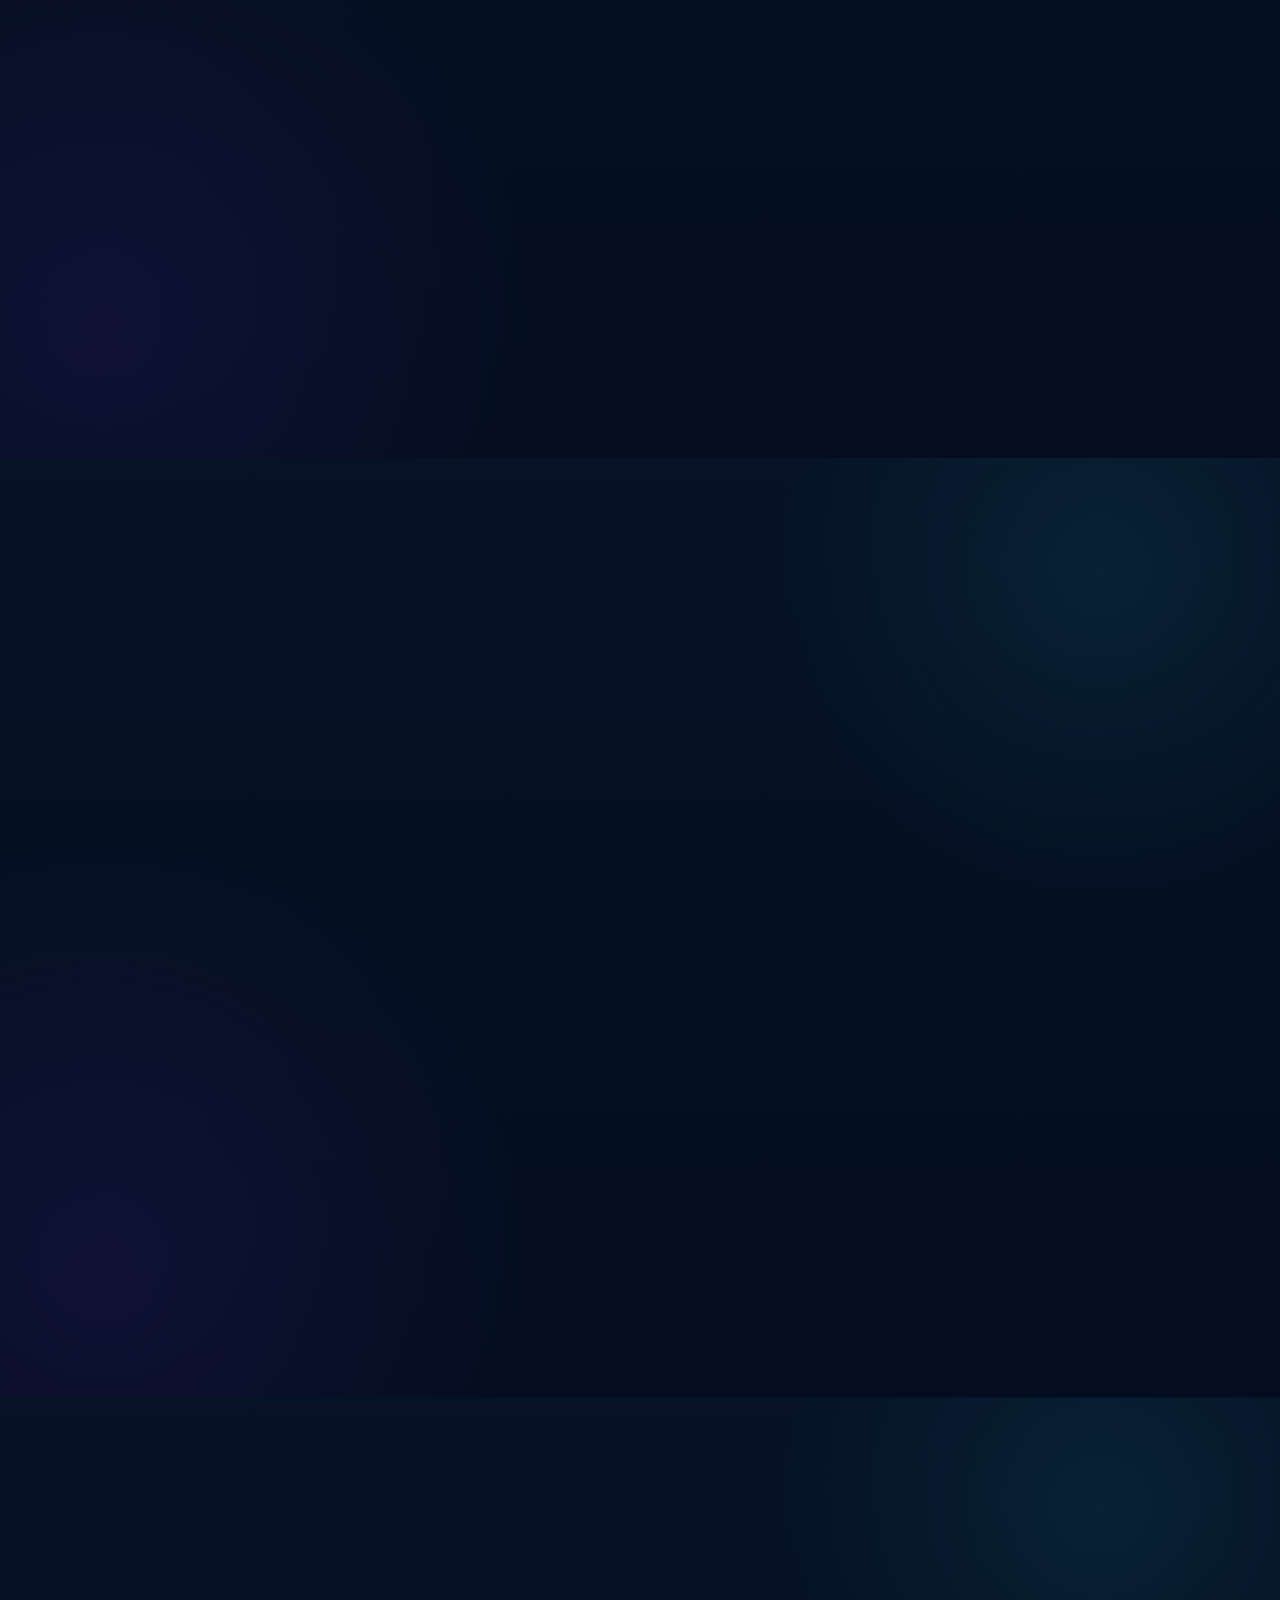
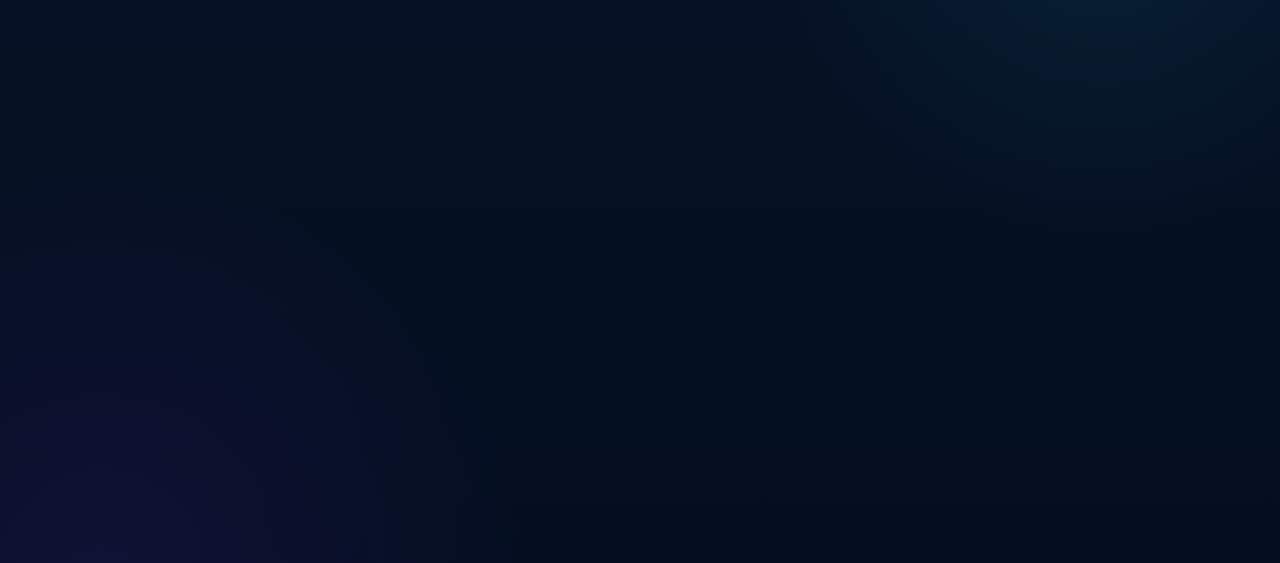
<file: services/index.html>
<!DOCTYPE html>
<html lang="en">
<head>
    <meta charset="UTF-8">
    <meta name="viewport" content="width=device-width, initial-scale=1.0">
    <meta name="robots" content="noindex, follow">
    <meta http-equiv="refresh" content="0; url=../#expertise">
    <link rel="canonical" href="https://telgopowerprojects.com/#expertise">
    <title>Services | Telgo Power Projects</title>
    <script>window.location.replace("../#expertise");</script>
</head>
<body>
    <p>Redirecting to <a href="../#expertise">Telgo Power Projects services section</a>.</p>
</body>
</html>
</file>
<file: assets/styles/site.css>
:root {
    --bg-deep: #07162e;
    --bg-deeper: #040d1f;
    --bg-surface: #0e203d;
    --bg-card: rgba(11, 24, 49, 0.82);
    --bg-card-soft: rgba(255, 255, 255, 0.88);
    --bg-light: #f7fbff;
    --text-primary: #f6f8fc;
    --text-secondary: rgba(236, 242, 255, 0.78);
    --text-dark: #12213d;
    --text-muted: #52627c;
    --line-soft: rgba(255, 255, 255, 0.1);
    --line-strong: rgba(104, 224, 255, 0.26);
    --cyan: #1de5f2;
    --cyan-soft: rgba(29, 229, 242, 0.14);
    --purple: #6e36ef;
    --purple-deep: #30156f;
    --shadow-soft: 0 18px 42px rgba(4, 12, 28, 0.12);
    --shadow-deep: 0 22px 58px rgba(2, 9, 23, 0.48);
    --shadow-premium: 0 30px 80px rgba(2, 9, 23, 0.22);
    --shadow-premium-dark: 0 34px 92px rgba(2, 9, 23, 0.56);
    --ease-premium: cubic-bezier(0.22, 1, 0.36, 1);
    --section-space: clamp(76px, 7vw, 122px);
    --section-space-tight: clamp(64px, 6vw, 96px);
    --radius-sm: 14px;
    --radius-md: 18px;
    --radius-lg: 24px;
    --radius-xl: 30px;
    --container: min(1440px, calc(100% - 48px));
    --header-height: 84px;
}

html {
    scroll-padding-top: 112px;
}

body {
    font-family: "Manrope", "Segoe UI", sans-serif;
    color: var(--text-primary);
    background:
        radial-gradient(circle at top left, rgba(29, 229, 242, 0.1), transparent 28%),
        radial-gradient(circle at top right, rgba(110, 54, 239, 0.12), transparent 24%),
        linear-gradient(180deg, #07162e 0%, #041225 100%);
    line-height: 1.5;
}

body::before {
    content: "";
    position: fixed;
    inset: 0;
    background-image:
        linear-gradient(rgba(255, 255, 255, 0.02) 1px, transparent 1px),
        linear-gradient(90deg, rgba(255, 255, 255, 0.02) 1px, transparent 1px);
    background-size: 78px 78px;
    opacity: 0.2;
    pointer-events: none;
    z-index: -1;
}

body.nav-open {
    overflow: hidden;
}

.icon-sprite {
    position: absolute;
    width: 0;
    height: 0;
    overflow: hidden;
}

.visually-hidden {
    position: absolute;
    width: 1px;
    height: 1px;
    padding: 0;
    margin: -1px;
    overflow: hidden;
    clip: rect(0, 0, 0, 0);
    white-space: nowrap;
    border: 0;
}

.skip-link {
    position: absolute;
    top: 12px;
    left: 12px;
    z-index: 30;
    padding: 12px 18px;
    border-radius: 999px;
    background: #ffffff;
    color: var(--text-dark);
    transform: translateY(-180%);
    transition: transform 0.25s ease;
}

.skip-link:focus-visible {
    transform: translateY(0);
}

.container {
    width: var(--container);
    margin: 0 auto;
}

.site-header {
    position: sticky;
    top: 0;
    z-index: 20;
    padding: 14px 0 0;
}

.site-header.is-scrolled {
    padding-top: 8px;
}

.site-header .container {
    width: min(1500px, calc(100% - 28px));
}

.header-shell {
    display: flex;
    align-items: center;
    gap: 28px;
    min-height: 70px;
    padding: 10px 18px;
    border: 1px solid rgba(255, 255, 255, 0.32);
    border-radius: 22px;
    background: rgba(255, 255, 255, 0.95);
    box-shadow: 0 18px 44px rgba(8, 24, 46, 0.16);
    backdrop-filter: blur(18px);
}

.brand {
    display: inline-flex;
    align-items: center;
    flex: 0 0 auto;
    max-width: 322px;
}

.brand img,
.footer-brand img {
    width: 100%;
}

.site-nav {
    display: flex;
    align-items: center;
    justify-content: center;
    gap: 28px;
    flex: 1 1 auto;
}

.site-nav a {
    position: relative;
    font-size: 0.88rem;
    font-weight: 700;
    color: var(--text-dark);
}

.site-nav a::after {
    content: "";
    position: absolute;
    left: 0;
    bottom: -6px;
    width: 100%;
    height: 2px;
    background: linear-gradient(90deg, var(--cyan), var(--purple));
    transform: scaleX(0);
    transform-origin: left;
    transition: transform 0.28s ease;
}

.site-nav a:hover::after,
.site-nav a:focus-visible::after {
    transform: scaleX(1);
}

.header-cta {
    flex: 0 0 auto;
}

.nav-toggle {
    display: none;
    position: relative;
    width: 54px;
    height: 54px;
    margin-left: auto;
    border-radius: 18px;
    background: rgba(12, 27, 56, 0.06);
    border: 1px solid rgba(12, 27, 56, 0.08);
}

.nav-toggle span {
    position: absolute;
    left: 15px;
    right: 15px;
    height: 2px;
    border-radius: 999px;
    background: var(--text-dark);
    transition: transform 0.25s ease, opacity 0.25s ease;
}

.nav-toggle span:nth-child(1) {
    top: 18px;
}

.nav-toggle span:nth-child(2) {
    top: 26px;
}

.nav-toggle span:nth-child(3) {
    top: 34px;
}

.nav-toggle[aria-expanded="true"] span:nth-child(1) {
    transform: translateY(8px) rotate(45deg);
}

.nav-toggle[aria-expanded="true"] span:nth-child(2) {
    opacity: 0;
}

.nav-toggle[aria-expanded="true"] span:nth-child(3) {
    transform: translateY(-8px) rotate(-45deg);
}

.button {
    display: inline-flex;
    align-items: center;
    justify-content: center;
    gap: 10px;
    min-height: 46px;
    padding: 0 20px;
    border-radius: 12px;
    font-weight: 800;
    line-height: 1;
    transition:
        transform 0.25s ease,
        box-shadow 0.25s ease,
        border-color 0.25s ease,
        background-color 0.25s ease;
}

.button:hover,
.button:focus-visible {
    transform: translateY(-2px);
}

.button--primary {
    color: #ffffff;
    background: linear-gradient(135deg, #6e36ef 0%, #311869 100%);
    box-shadow: 0 18px 32px rgba(74, 30, 171, 0.32);
}

.button--primary:hover,
.button--primary:focus-visible {
    box-shadow: 0 22px 36px rgba(41, 222, 244, 0.22), 0 18px 42px rgba(74, 30, 171, 0.35);
}

.button--light {
    color: var(--text-dark);
    background: #ffffff;
    box-shadow: 0 14px 34px rgba(13, 27, 53, 0.18);
}

.button-icon,
.icon {
    width: 22px;
    height: 22px;
    fill: none;
    stroke: currentColor;
    stroke-width: 1.9;
    stroke-linecap: round;
    stroke-linejoin: round;
    flex: 0 0 auto;
}

.hero {
    position: relative;
    min-height: 560px;
    margin-top: -84px;
    padding: calc(var(--header-height) + 58px) 0 22px;
    isolation: isolate;
}

.hero-media,
.hero-media img,
.hero-scrim {
    position: absolute;
    inset: 0;
}

.hero-media img {
    width: 100%;
    height: 100%;
    object-fit: cover;
}

.hero-scrim {
    background:
        linear-gradient(90deg, rgba(7, 22, 46, 0.92) 0%, rgba(7, 22, 46, 0.78) 35%, rgba(7, 22, 46, 0.26) 68%, rgba(7, 22, 46, 0.52) 100%),
        linear-gradient(180deg, rgba(7, 22, 46, 0.4) 0%, rgba(7, 22, 46, 0) 35%, rgba(7, 22, 46, 0.54) 100%);
}

.hero-grid {
    position: relative;
    z-index: 1;
    display: grid;
    align-items: center;
    min-height: 370px;
}

.hero-copy {
    max-width: 620px;
}

.eyebrow {
    display: inline-flex;
    align-items: center;
    gap: 12px;
    margin-bottom: 14px;
    font-size: 0.78rem;
    font-weight: 800;
    letter-spacing: 0.08em;
    text-transform: uppercase;
    color: var(--cyan);
}

.eyebrow::after {
    content: "";
    width: 52px;
    height: 2px;
    border-radius: 999px;
    background: currentColor;
}

.eyebrow--light {
    color: #08c8e7;
}

h1,
h2 {
    font-family: "Sora", "Manrope", sans-serif;
    line-height: 1.07;
    letter-spacing: 0;
}

h1 {
    max-width: 13ch;
    font-size: 3.35rem;
}

h2 {
    max-width: 16ch;
    font-size: 2.25rem;
}

.hero-lead,
.section-copy p,
.section-head p {
    font-size: 0.98rem;
}

.hero-lead {
    max-width: 540px;
    margin-top: 14px;
    color: var(--text-secondary);
}

.hero-actions {
    display: flex;
    flex-wrap: wrap;
    gap: 14px;
    margin-top: 18px;
}

.hero-stats-wrap {
    position: relative;
    z-index: 2;
    margin-top: 0;
}

.stats-band {
    display: grid;
    grid-template-columns: repeat(4, minmax(0, 1fr));
    gap: 0;
    padding: 8px;
    border: 1px solid rgba(117, 84, 255, 0.28);
    border-radius: 18px;
    background: linear-gradient(135deg, rgba(44, 21, 93, 0.95), rgba(24, 18, 73, 0.95));
    box-shadow: var(--shadow-deep);
}

.metric-card {
    display: flex;
    align-items: center;
    gap: 14px;
    padding: 10px 16px;
    min-width: 0;
}

.metric-card > div {
    min-width: 0;
}

.metric-card + .metric-card {
    border-left: 1px solid rgba(255, 255, 255, 0.1);
}

.icon-chip {
    display: grid;
    place-items: center;
    width: 38px;
    height: 38px;
    border-radius: 12px;
    background: rgba(29, 229, 242, 0.12);
    color: var(--cyan);
    box-shadow: inset 0 0 0 1px rgba(29, 229, 242, 0.18);
}

.icon-chip--light {
    background: rgba(29, 229, 242, 0.08);
}

.metric-value {
    font-family: "Sora", "Manrope", sans-serif;
    font-size: 1.65rem;
    font-weight: 800;
    line-height: 1;
}

.metric-label {
    margin-top: 3px;
    color: var(--text-secondary);
    font-weight: 700;
    overflow-wrap: anywhere;
}

.section {
    position: relative;
    padding: 44px 0;
}

.section--light {
    background:
        radial-gradient(circle at top right, rgba(29, 229, 242, 0.08), transparent 24%),
        linear-gradient(180deg, #fbfdff 0%, #f1f7fd 100%);
    color: var(--text-dark);
}

.section--dark {
    background: linear-gradient(180deg, rgba(6, 18, 38, 0.98), rgba(4, 13, 31, 1));
}

.about {
    padding-top: 52px;
    padding-bottom: 44px;
}

.expertise,
.fleet,
.clients,
.safety {
    padding: 46px 0;
}

.projects {
    padding: 46px 0;
}

.why {
    padding: 36px 0;
}

.about-grid,
.expertise-layout,
.safety-layout {
    display: grid;
    grid-template-columns: minmax(0, 1.02fr) minmax(0, 1fr);
    gap: 48px;
    align-items: center;
}

.expertise-layout {
    grid-template-columns: minmax(280px, 0.62fr) minmax(0, 1.38fr);
}

.about-mosaic {
    display: grid;
    grid-template-columns: repeat(2, minmax(0, 1fr));
    gap: 14px;
}

.about-grid--director {
    grid-template-columns: minmax(320px, 0.78fr) minmax(0, 1.22fr);
    align-items: start;
}

.director-card {
    overflow: hidden;
    border: 1px solid rgba(18, 33, 61, 0.08);
    border-radius: 28px;
    background: linear-gradient(180deg, rgba(255, 255, 255, 0.98), rgba(241, 247, 255, 0.94));
    box-shadow: 0 30px 68px rgba(8, 24, 46, 0.14);
}

.director-portrait {
    aspect-ratio: 1 / 1.08;
    background: linear-gradient(180deg, rgba(221, 236, 252, 0.86), rgba(246, 250, 255, 0.96));
}

.director-portrait img {
    width: 100%;
    height: 100%;
    object-fit: cover;
    object-position: center top;
    display: block;
}

.director-card__body {
    padding: clamp(20px, 2vw, 28px);
}

.director-label {
    font-size: 0.78rem;
    font-weight: 800;
    letter-spacing: 0.12em;
    text-transform: uppercase;
    color: #0eaed1;
}

.director-card h3 {
    margin-top: 8px;
    color: var(--text-dark);
    font-family: "Sora", "Manrope", sans-serif;
    font-size: clamp(1.65rem, 2.4vw, 2.15rem);
    line-height: 1.05;
}

.director-role {
    margin-top: 8px;
    color: var(--text-muted);
    font-size: 0.95rem;
    font-weight: 600;
}

.director-quote {
    margin-top: 18px;
    padding-top: 18px;
    border-top: 1px solid rgba(18, 33, 61, 0.1);
    color: var(--text-dark);
    font-size: 1rem;
    line-height: 1.7;
    font-weight: 600;
}

.director-note {
    max-width: none;
}

.director-note > p {
    color: var(--text-muted);
}

.director-note > p + p {
    margin-top: 16px;
}

.director-signoff {
    margin-top: 28px;
    padding-top: 18px;
    border-top: 1px solid rgba(18, 33, 61, 0.12);
}

.director-signoff p {
    margin: 0;
}

.director-signoff__line {
    color: var(--text-muted);
    font-size: 0.95rem;
}

.director-signoff__name {
    margin-top: 10px;
    color: var(--text-dark);
    font-family: "Sora", "Manrope", sans-serif;
    font-size: 1.18rem;
    font-weight: 700;
}

.director-signoff__role {
    margin-top: 4px;
    color: var(--text-muted);
    font-size: 0.95rem;
    font-weight: 600;
}

.mosaic-card,
.project-media,
.fleet-media,
.testimonial-visual,
.safety-image {
    overflow: hidden;
    border-radius: var(--radius-md);
    box-shadow: var(--shadow-soft);
}

.mosaic-card img,
.project-media img,
.fleet-media img,
.fleet-thumb-row img,
.testimonial-visual img,
.safety-image img {
    width: 100%;
    height: 100%;
    object-fit: cover;
    transition: transform 0.45s ease;
}

.mosaic-card:hover img,
.project-card:hover img,
.fleet-card:hover .fleet-media img,
.fleet-card:hover .fleet-thumb-row img,
.testimonial-visual:hover img,
.safety-image:hover img {
    transform: scale(1.04);
}

.mosaic-card {
    aspect-ratio: 1 / 0.56;
}

.mosaic-card--tall {
    aspect-ratio: 1 / 0.68;
}

.mosaic-card--wide {
    aspect-ratio: 1 / 0.56;
}

.section-copy h2,
.section-head h2 {
    color: inherit;
}

.section-copy p + p {
    margin-top: 12px;
    color: var(--text-muted);
}

.section-copy--inverted p {
    color: var(--text-secondary);
}

.feature-grid {
    display: grid;
    grid-template-columns: repeat(2, minmax(0, 1fr));
    gap: 14px 20px;
    margin-top: 22px;
}

.feature-pill,
.why-card {
    display: flex;
    gap: 12px;
}

.feature-pill h3,
.why-card h3,
.service-card h3,
.project-card h3,
.fleet-card h3,
.testimonial-card strong,
.commitment-card h3,
.site-footer h3 {
    font-family: "Sora", "Manrope", sans-serif;
    font-size: 0.94rem;
    letter-spacing: 0;
}

.feature-pill p,
.why-card p {
    margin-top: 4px;
    color: var(--text-muted);
    font-size: 0.88rem;
}

.expertise-panel {
    position: relative;
    overflow: hidden;
    border-radius: var(--radius-lg);
    border: 1px solid rgba(126, 230, 255, 0.14);
    background: rgba(8, 18, 38, 0.58);
    box-shadow: var(--shadow-deep);
    isolation: isolate;
}

.expertise-art,
.expertise-overlay {
    position: absolute;
    inset: 0;
}

.expertise-art {
    width: 100%;
    height: 100%;
    object-fit: cover;
}

.expertise-overlay {
    background:
        linear-gradient(90deg, rgba(6, 18, 38, 0.95) 0%, rgba(6, 18, 38, 0.8) 44%, rgba(6, 18, 38, 0.34) 100%);
}

.service-grid {
    position: relative;
    z-index: 1;
    display: grid;
    grid-template-columns: repeat(4, minmax(0, 1fr));
    gap: 12px;
    padding: 24px;
}

.glass-card {
    padding: 16px;
    border: 1px solid rgba(115, 229, 255, 0.16);
    border-radius: 14px;
    background: rgba(10, 20, 39, 0.68);
    backdrop-filter: blur(18px);
    box-shadow: inset 0 1px 0 rgba(255, 255, 255, 0.05);
    transition:
        transform 0.3s ease,
        box-shadow 0.3s ease,
        border-color 0.3s ease;
}

.glass-card:hover,
.glass-card:focus-within {
    transform: translateY(-4px);
    border-color: rgba(29, 229, 242, 0.34);
    box-shadow: 0 20px 36px rgba(29, 229, 242, 0.12);
}

.service-card {
    color: var(--text-primary);
}

.service-card p {
    margin-top: 8px;
    color: rgba(237, 244, 255, 0.74);
    font-size: 0.84rem;
}

.service-card .icon-chip {
    margin-bottom: 12px;
}

.service-card--wide {
    grid-column: span 2;
}

.section-head {
    display: flex;
    align-items: end;
    justify-content: space-between;
    gap: 20px;
    margin-bottom: 24px;
}

.section-head > div:first-child {
    max-width: 620px;
}

.section-head p,
.section-head .eyebrow {
    max-width: 56ch;
}

.section-head--stacked {
    align-items: center;
}

.section-head--compact {
    margin-bottom: 18px;
}

.carousel {
    overflow: hidden;
    min-width: 0;
}

.carousel-track {
    display: grid;
    grid-auto-flow: column;
    grid-auto-columns: minmax(260px, calc((100% - 54px) / 4));
    gap: 18px;
    overflow-x: auto;
    padding-bottom: 10px;
    scroll-snap-type: x mandatory;
    scrollbar-width: none;
}

.carousel-track::-webkit-scrollbar {
    display: none;
}

.carousel-track > * {
    scroll-snap-align: start;
}

.project-card,
.testimonial-card,
.fleet-card {
    overflow: hidden;
    border: 1px solid rgba(15, 39, 75, 0.1);
    border-radius: 16px;
    background: #ffffff;
    box-shadow: var(--shadow-soft);
    transition: transform 0.3s ease, box-shadow 0.3s ease;
}

.project-card:hover,
.testimonial-card:hover,
.fleet-card:hover {
    transform: translateY(-6px);
    box-shadow: 0 28px 50px rgba(15, 31, 63, 0.16);
}

.project-media {
    aspect-ratio: 1 / 0.52;
    border-radius: 16px 16px 0 0;
    box-shadow: none;
}

.project-content {
    padding: 16px;
}

.project-content p {
    margin-top: 8px;
    color: var(--text-muted);
    font-size: 0.86rem;
}

.project-tag {
    display: inline-flex;
    align-items: center;
    margin-top: 12px;
    padding: 7px 10px;
    border-radius: 999px;
    background: rgba(29, 229, 242, 0.08);
    color: #0a99bc;
    font-size: 0.78rem;
    font-weight: 800;
}

.carousel-controls {
    display: inline-flex;
    gap: 12px;
    flex: 0 0 auto;
}

.control-button {
    display: inline-grid;
    place-items: center;
    width: 42px;
    height: 42px;
    border: 1px solid rgba(18, 33, 61, 0.12);
    border-radius: 999px;
    background: rgba(255, 255, 255, 0.72);
    color: var(--text-dark);
    box-shadow: 0 12px 30px rgba(7, 22, 46, 0.08);
    transition: transform 0.25s ease, box-shadow 0.25s ease, border-color 0.25s ease;
}

.control-button:hover,
.control-button:focus-visible {
    transform: translateY(-2px);
    border-color: rgba(29, 229, 242, 0.3);
    box-shadow: 0 16px 34px rgba(7, 22, 46, 0.14);
}

.control-button--next .icon {
    transform: rotate(0deg);
}

.control-button .icon {
    width: 20px;
    height: 20px;
}

.control-button[data-carousel-prev] .icon {
    transform: rotate(180deg);
}

.carousel-dots {
    display: flex;
    justify-content: center;
    gap: 8px;
    margin-top: 10px;
}

.carousel-dot {
    width: 8px;
    height: 8px;
    border-radius: 999px;
    background: rgba(18, 33, 61, 0.18);
    transition: transform 0.25s ease, background-color 0.25s ease;
}

.carousel-dot.is-active {
    background: var(--purple);
    transform: scale(1.18);
}

.fleet-grid {
    display: grid;
    grid-template-columns: repeat(3, minmax(0, 1fr));
    gap: 20px;
}

.fleet-card {
    background: rgba(11, 24, 49, 0.96);
    border: 1px solid rgba(107, 229, 255, 0.16);
    color: var(--text-primary);
    box-shadow: var(--shadow-deep);
}

.fleet-media {
    aspect-ratio: 1 / 0.44;
    border-radius: 16px 16px 0 0;
    box-shadow: none;
}

.fleet-thumb-row {
    display: grid;
    grid-template-columns: repeat(2, minmax(0, 1fr));
    gap: 8px;
    padding: 8px 16px 0;
}

.fleet-thumb-row img {
    aspect-ratio: 1 / 0.52;
    border-radius: 10px;
    overflow: hidden;
}

.fleet-content {
    padding: 16px;
}

.fleet-content .icon-chip {
    margin-bottom: 12px;
}

.detail-list {
    display: grid;
    gap: 8px;
    margin-top: 12px;
    color: var(--text-secondary);
    font-size: 0.86rem;
}

.detail-list li {
    position: relative;
    padding-left: 18px;
}

.detail-list li::before {
    content: "";
    position: absolute;
    top: 0.78em;
    left: 0;
    width: 7px;
    height: 7px;
    border-radius: 999px;
    background: var(--cyan);
}

.why-shell {
    padding: 22px 28px;
    border-radius: var(--radius-lg);
    background: #ffffff;
    box-shadow: var(--shadow-soft);
}

.why-grid {
    display: grid;
    grid-template-columns: repeat(5, minmax(0, 1fr));
    gap: 14px;
}

.why-card {
    flex-direction: column;
    padding: 8px 8px 4px 0;
}

.why-card:not(:last-child) {
    border-right: 1px solid rgba(18, 33, 61, 0.08);
    padding-right: 18px;
}

.clients {
    overflow: hidden;
    isolation: isolate;
}

.clients-backdrop {
    position: absolute;
    inset: 0;
    background:
        linear-gradient(90deg, rgba(4, 13, 31, 0.88), rgba(4, 13, 31, 0.66)),
        url("../Websitephotos/hero-power-grid-team.webp") center/cover no-repeat;
    opacity: 0.24;
    z-index: 0;
}

.clients-layout {
    position: relative;
    z-index: 1;
    display: grid;
    grid-template-columns: minmax(0, 0.78fr) minmax(0, 1.22fr);
    gap: 28px;
    align-items: center;
}

.logo-wall {
    display: grid;
    grid-template-columns: repeat(3, minmax(0, 1fr));
    gap: 14px;
}

.logo-card {
    display: grid;
    place-items: center;
    min-height: 72px;
    padding: 10px;
    border: 1px solid rgba(255, 255, 255, 0.14);
    border-radius: 14px;
    background: rgba(255, 255, 255, 0.96);
    box-shadow: var(--shadow-soft);
}

.logo-card img {
    max-height: 38px;
    object-fit: contain;
}

.check-list {
    display: grid;
    gap: 10px;
    margin-top: 18px;
    color: var(--text-secondary);
}

.check-list li {
    position: relative;
    padding-left: 30px;
}

.check-list li::before {
    content: "";
    position: absolute;
    left: 0;
    top: 0.36em;
    width: 16px;
    height: 16px;
    border: 1px solid rgba(29, 229, 242, 0.5);
    border-radius: 999px;
    box-shadow: inset 0 0 0 4px transparent;
}

.check-list li::after {
    content: "";
    position: absolute;
    left: 5px;
    top: 0.78em;
    width: 6px;
    height: 6px;
    border-radius: 999px;
    background: var(--cyan);
}

.safety-visual {
    position: relative;
}

.safety-image {
    aspect-ratio: 1 / 0.5;
}

.commitment-card {
    position: absolute;
    right: clamp(18px, 4vw, 28px);
    bottom: clamp(18px, 3vw, 28px);
    max-width: 310px;
    padding: 18px;
    border: 1px solid rgba(117, 229, 255, 0.16);
    border-radius: 16px;
    background: rgba(10, 20, 39, 0.82);
    backdrop-filter: blur(18px);
    box-shadow: var(--shadow-deep);
}

.commitment-card p {
    margin-top: 8px;
    color: var(--text-secondary);
}

.check-list--compact {
    gap: 8px;
    margin-top: 12px;
    font-size: 0.84rem;
}

.testimonials {
    padding-top: 34px;
    padding-bottom: 42px;
}

.testimonials-grid {
    display: grid;
    grid-template-columns: minmax(0, 1.16fr) minmax(280px, 0.64fr);
    gap: 22px;
    align-items: stretch;
}

.testimonials-grid > * {
    min-width: 0;
}

.testimonial-card {
    display: flex;
    flex-direction: column;
    justify-content: space-between;
    min-height: 100%;
    padding: 18px;
    background: rgba(11, 24, 49, 0.96);
    border: 1px solid rgba(107, 229, 255, 0.16);
    color: var(--text-primary);
    box-shadow: var(--shadow-deep);
}

.testimonial-quote {
    position: relative;
    color: var(--text-secondary);
    font-size: 0.9rem;
}

.testimonial-quote::before {
    content: "\201C";
    display: block;
    margin-bottom: 6px;
    font-family: "Sora", "Manrope", sans-serif;
    font-size: 2.1rem;
    line-height: 0.8;
    color: var(--cyan);
}

.testimonial-author {
    display: flex;
    align-items: center;
    gap: 10px;
    margin-top: 16px;
    padding-top: 12px;
    border-top: 1px solid rgba(255, 255, 255, 0.1);
}

.testimonial-author img {
    width: 44px;
    height: 44px;
    border-radius: 999px;
    object-fit: contain;
    background: #ffffff;
    padding: 8px;
}

.testimonial-author span {
    display: block;
    color: var(--text-secondary);
}

.testimonial-visual {
    width: 100%;
    max-width: 100%;
    min-height: 0;
    aspect-ratio: 1 / 0.58;
}

.cta {
    padding-top: 0;
    background: linear-gradient(180deg, rgba(4, 13, 31, 1) 0%, rgba(4, 13, 31, 1) 100%);
}

.cta-shell {
    display: grid;
    grid-template-columns: auto minmax(0, 1fr) auto;
    gap: 20px;
    align-items: center;
    padding: 18px 24px;
    border-radius: 18px;
    background:
        radial-gradient(circle at left top, rgba(29, 229, 242, 0.16), transparent 28%),
        linear-gradient(135deg, #2a1a69 0%, #4d2298 48%, #211249 100%);
    box-shadow: var(--shadow-deep);
}

.cta-mark {
    display: grid;
    place-items: center;
    width: 60px;
    height: 60px;
    border: 1px solid rgba(255, 255, 255, 0.18);
    border-radius: 14px;
    background: rgba(255, 255, 255, 0.06);
    color: #ffffff;
}

.cta-copy h2 {
    max-width: 18ch;
    font-size: 2rem;
}

.cta-copy p {
    margin-top: 10px;
    color: rgba(244, 247, 255, 0.82);
}

.site-footer {
    padding: 34px 0 18px;
    background: linear-gradient(180deg, rgba(4, 13, 31, 1) 0%, #030a18 100%);
    border-top: 1px solid rgba(255, 255, 255, 0.08);
}

.footer-grid {
    display: grid;
    grid-template-columns: minmax(0, 1.2fr) repeat(3, minmax(0, 0.8fr));
    gap: 26px;
}

.footer-brand {
    max-width: 330px;
}

.footer-brand p {
    margin-top: 12px;
    color: var(--text-secondary);
}

.footer-links,
.contact-list {
    display: grid;
    gap: 8px;
    margin-top: 12px;
    color: var(--text-secondary);
}

.footer-links a:hover,
.footer-links a:focus-visible,
.contact-list a:hover,
.contact-list a:focus-visible {
    color: #ffffff;
}

.contact-list li {
    display: flex;
    align-items: flex-start;
    gap: 12px;
}

.contact-social {
    display: flex;
    gap: 10px;
    margin-top: 14px;
}

.social-button {
    display: inline-grid;
    place-items: center;
    width: 38px;
    height: 38px;
    border-radius: 999px;
    border: 1px solid rgba(255, 255, 255, 0.14);
    background: rgba(255, 255, 255, 0.05);
    transition: transform 0.25s ease, border-color 0.25s ease, background-color 0.25s ease;
}

.social-button:hover,
.social-button:focus-visible {
    transform: translateY(-2px);
    border-color: rgba(29, 229, 242, 0.34);
    background: rgba(29, 229, 242, 0.1);
}

.social-button--whatsapp {
    border-color: rgba(37, 211, 102, 0.34);
    background: rgba(37, 211, 102, 0.14);
    color: #dfffea;
}

.social-button--whatsapp:hover,
.social-button--whatsapp:focus-visible {
    border-color: rgba(37, 211, 102, 0.64);
    background: rgba(37, 211, 102, 0.22);
}

.footer-bottom {
    display: flex;
    align-items: center;
    justify-content: space-between;
    gap: 14px;
    margin-top: 28px;
    padding-top: 16px;
    border-top: 1px solid rgba(255, 255, 255, 0.08);
    color: rgba(236, 242, 255, 0.7);
    font-size: 0.82rem;
}

.reveal-ready [data-reveal] {
    opacity: 0;
    transform: translateY(28px);
    transition: opacity 0.75s ease, transform 0.75s ease;
}

.reveal-ready [data-reveal].is-visible {
    opacity: 1;
    transform: translateY(0);
}

@media (prefers-reduced-motion: reduce) {
    html {
        scroll-behavior: auto;
    }

    *,
    *::before,
    *::after {
        animation-duration: 0.01ms !important;
        animation-iteration-count: 1 !important;
        transition-duration: 0.01ms !important;
        scroll-behavior: auto !important;
    }

    .reveal-ready [data-reveal] {
        opacity: 1;
        transform: none;
    }
}

@media (max-width: 1180px) {
    .header-shell {
        gap: 18px;
    }

    .brand {
        max-width: 280px;
    }

    .site-nav {
        gap: 16px;
    }

    .feature-grid,
    .fleet-grid,
    .why-grid,
    .logo-wall,
    .footer-grid,
    .testimonials-grid,
    .clients-layout,
    .about-grid,
    .expertise-layout,
    .safety-layout {
        grid-template-columns: repeat(2, minmax(0, 1fr));
    }

    .hero {
        min-height: 620px;
    }

    h1 {
        font-size: 3.25rem;
    }

    h2 {
        font-size: 2.15rem;
    }

    .hero-stats-wrap {
        margin-top: -36px;
    }

    .stats-band {
        grid-template-columns: repeat(2, minmax(0, 1fr));
    }

    .metric-card:nth-child(3) {
        border-left: none;
    }

    .metric-card:nth-child(n + 3) {
        border-top: 1px solid rgba(255, 255, 255, 0.1);
    }

    .logo-wall {
        grid-template-columns: repeat(2, minmax(0, 1fr));
    }

    .carousel-track {
        grid-auto-columns: minmax(280px, calc((100% - 20px) / 2));
    }

    .why-card:not(:last-child) {
        border-right: none;
        padding-right: 0;
    }

    .cta-shell {
        grid-template-columns: auto 1fr;
    }

    .cta-action {
        grid-column: 1 / -1;
    }

    .footer-grid {
        grid-template-columns: repeat(2, minmax(0, 1fr));
    }
}

@media (max-width: 960px) {
    :root {
        --container: min(calc(100% - 24px), 100%);
    }

    .site-header {
        padding-top: 12px;
    }

    .header-shell {
        position: relative;
        justify-content: space-between;
        min-height: 64px;
        padding: 10px 14px;
        overflow: visible;
    }

    .brand {
        max-width: 220px;
    }

    .site-nav {
        position: absolute;
        top: calc(100% + 12px);
        left: 0;
        right: 0;
        display: grid;
        gap: 0;
        padding: 14px;
        border-radius: 24px;
        background: rgba(255, 255, 255, 0.98);
        box-shadow: 0 24px 44px rgba(8, 24, 46, 0.18);
        opacity: 0;
        visibility: hidden;
        transform: translateY(-12px);
        transition: opacity 0.28s ease, transform 0.28s ease, visibility 0.28s ease;
    }

    .site-nav.is-open {
        opacity: 1;
        visibility: visible;
        transform: translateY(0);
    }

    .site-nav a {
        padding: 14px 12px;
        border-radius: 16px;
    }

    .site-nav a:hover,
    .site-nav a:focus-visible {
        background: rgba(18, 33, 61, 0.05);
    }

    .site-nav a::after {
        display: none;
    }

    .header-cta {
        display: none;
    }

    .nav-toggle {
        display: inline-grid;
        place-items: center;
        flex: 0 0 46px;
        width: 46px;
        height: 46px;
        border-radius: 14px;
        z-index: 2;
    }

    .hero {
        min-height: 0;
        padding: calc(var(--header-height) + 58px) 0 22px;
    }

    .hero-grid {
        min-height: 400px;
    }

    h1 {
        font-size: 2.85rem;
    }

    h2 {
        font-size: 2rem;
    }

    .section {
        padding: 58px 0;
    }

    .about {
        padding-top: 68px;
    }

    .hero-copy,
    .section-head > div:first-child {
        max-width: 100%;
    }

    .about-grid,
    .expertise-layout,
    .safety-layout,
    .fleet-grid,
    .why-grid,
    .clients-layout,
    .testimonials-grid,
    .footer-grid,
    .feature-grid {
        grid-template-columns: 1fr;
    }

    .service-grid {
        grid-template-columns: 1fr;
    }

    .service-card--wide {
        grid-column: auto;
    }

    .section-head {
        align-items: start;
        flex-direction: column;
        gap: 14px;
    }

    .logo-wall {
        grid-template-columns: repeat(2, minmax(0, 1fr));
    }

    .testimonial-visual {
        aspect-ratio: 1 / 0.62;
    }

    .commitment-card {
        position: static;
        max-width: none;
        margin-top: 18px;
    }

    .cta-shell {
        grid-template-columns: 1fr;
        text-align: left;
    }

    .cta-mark {
        width: 56px;
        height: 56px;
    }

    .footer-bottom {
        flex-direction: column;
        align-items: flex-start;
    }
}

@media (max-width: 640px) {
    :root {
        --header-height: 76px;
        --container: min(calc(100% - 18px), 100%);
    }

    .site-header .container {
        width: calc(100% - 18px);
    }

    .header-shell {
        width: 100%;
        max-width: 100%;
    }

    .brand {
        width: min(190px, calc(100% - 58px));
        max-width: 190px;
    }

    .nav-toggle {
        position: fixed;
        top: 26px;
        right: 18px;
        flex-basis: 42px;
        width: 42px;
        height: 42px;
        border-radius: 16px;
        background: rgba(12, 27, 56, 0.08);
        transform: none;
        box-shadow: inset 0 0 0 1px rgba(12, 27, 56, 0.1);
    }

    .site-nav {
        position: fixed;
        top: 82px;
        left: 9px;
        right: 9px;
    }

    .nav-toggle span {
        left: 13px;
        right: 13px;
        background: #2c1269;
    }

    .hero {
        margin-top: -76px;
        padding-top: calc(var(--header-height) + 46px);
    }

    .hero-scrim {
        background:
            linear-gradient(180deg, rgba(7, 22, 46, 0.72) 0%, rgba(7, 22, 46, 0.92) 48%, rgba(7, 22, 46, 0.98) 100%);
    }

    .hero-grid {
        min-height: 0;
        padding-bottom: 18px;
    }

    h1 {
        font-size: 2.35rem;
    }

    h2 {
        font-size: 1.72rem;
    }

    .eyebrow {
        margin-bottom: 10px;
        font-size: 0.72rem;
    }

    .hero-lead,
    .section-copy p,
    .section-head p {
        font-size: 0.92rem;
    }

    .hero-copy {
        max-width: 100%;
    }

    .hero-lead {
        max-width: 32ch;
    }

    .hero-actions .button,
    .cta-action .button {
        width: 100%;
    }

    .carousel-track {
        grid-auto-columns: 88%;
    }

    .stats-band {
        padding: 7px;
        border-radius: 18px;
    }

    .metric-card {
        display: grid;
        grid-template-columns: 30px minmax(0, 1fr);
        gap: 7px;
        padding: 9px 6px;
    }

    .icon-chip {
        width: 30px;
        height: 30px;
        border-radius: 10px;
    }

    .metric-value {
        font-size: 1.38rem;
    }

    .metric-label {
        font-size: 0.66rem;
        line-height: 1.15;
    }

    .about {
        padding-top: 50px;
    }

    .about-mosaic {
        grid-template-columns: 1fr;
    }

    .mosaic-card,
    .mosaic-card--tall,
    .mosaic-card--wide,
    .safety-image,
    .testimonial-visual {
        aspect-ratio: 1 / 0.8;
    }

    .feature-grid {
        gap: 16px;
    }

    .project-content,
    .fleet-content,
    .testimonial-card,
    .glass-card {
        padding: 16px;
    }

    .logo-wall {
        grid-template-columns: repeat(2, minmax(0, 1fr));
        gap: 10px;
    }

    .logo-card {
        min-height: 62px;
        padding: 8px;
        border-radius: 12px;
    }

    .logo-card img {
        max-height: 34px;
    }

    .cta-shell {
        padding: 18px;
    }
}

@media (min-width: 961px) {
    .site-header {
        padding-top: 12px;
    }

    .header-shell {
        min-height: 64px;
        padding: 8px 18px;
    }

    .brand {
        max-width: 305px;
    }

    .button {
        min-height: 42px;
        padding: 0 18px;
    }

    .hero {
        min-height: 520px;
        padding: calc(var(--header-height) + 40px) 0 16px;
    }

    .hero-grid {
        min-height: 318px;
    }

    h1 {
        max-width: 15.2ch;
        font-size: 3.18rem;
    }

    h2 {
        font-size: 2.05rem;
    }

    .hero-lead {
        margin-top: 12px;
    }

    .hero-actions {
        margin-top: 16px;
    }

    .stats-band {
        padding: 6px;
    }

    .metric-card {
        gap: 12px;
        padding: 8px 14px;
    }

    .icon-chip {
        width: 34px;
        height: 34px;
        border-radius: 10px;
    }

    .metric-value {
        font-size: 1.48rem;
    }

    .metric-label {
        font-size: 0.82rem;
        line-height: 1.22;
    }

    .section {
        padding: 34px 0;
    }

    .about {
        padding-top: 38px;
        padding-bottom: 32px;
    }

    .expertise,
    .fleet,
    .clients,
    .safety,
    .projects {
        padding: 34px 0;
    }

    .why {
        padding: 26px 0;
    }

    .about-grid,
    .expertise-layout,
    .safety-layout {
        gap: 34px;
    }

    .mosaic-card,
    .mosaic-card--wide {
        aspect-ratio: 1 / 0.48;
    }

    .mosaic-card--tall {
        aspect-ratio: 1 / 0.56;
    }

    .section-head {
        margin-bottom: 18px;
    }

    .feature-grid {
        gap: 10px 16px;
        margin-top: 16px;
    }

    .feature-pill,
    .why-card {
        gap: 9px;
    }

    .feature-pill h3,
    .why-card h3,
    .service-card h3,
    .project-card h3,
    .fleet-card h3,
    .testimonial-card strong,
    .commitment-card h3,
    .site-footer h3 {
        font-size: 0.88rem;
    }

    .feature-pill p,
    .why-card p {
        font-size: 0.8rem;
        line-height: 1.35;
    }

    .service-grid {
        gap: 10px;
        padding: 18px;
    }

    .glass-card {
        padding: 12px;
    }

    .service-card .icon-chip {
        margin-bottom: 8px;
    }

    .service-card p {
        display: -webkit-box;
        margin-top: 6px;
        overflow: hidden;
        color: rgba(237, 244, 255, 0.74);
        font-size: 0.78rem;
        line-height: 1.36;
        -webkit-box-orient: vertical;
        -webkit-line-clamp: 3;
    }

    .project-media {
        aspect-ratio: 1 / 0.42;
    }

    .project-content,
    .fleet-content,
    .testimonial-card {
        padding: 12px;
    }

    .project-content p {
        display: -webkit-box;
        margin-top: 6px;
        overflow: hidden;
        font-size: 0.78rem;
        line-height: 1.35;
        -webkit-box-orient: vertical;
        -webkit-line-clamp: 2;
    }

    .project-tag {
        margin-top: 8px;
        padding: 5px 8px;
        font-size: 0.72rem;
    }

    .carousel-dots {
        margin-top: 6px;
    }

    .fleet-grid {
        gap: 16px;
    }

    .fleet-media {
        aspect-ratio: 1 / 0.34;
    }

    .fleet-thumb-row {
        gap: 6px;
        padding: 6px 12px 0;
    }

    .fleet-thumb-row img {
        aspect-ratio: 1 / 0.4;
    }

    .fleet-content .icon-chip {
        margin-bottom: 8px;
    }

    .detail-list {
        gap: 5px;
        margin-top: 8px;
        font-size: 0.78rem;
        line-height: 1.35;
    }

    .why-shell {
        padding: 18px 22px;
    }

    .why-grid {
        gap: 10px;
    }

    .why-card {
        padding: 4px 6px 0 0;
    }

    .why-card:not(:last-child) {
        padding-right: 12px;
    }

    .clients-layout {
        gap: 22px;
    }

    .logo-wall {
        gap: 10px;
    }

    .logo-card {
        min-height: 62px;
        padding: 8px;
    }

    .logo-card img {
        max-height: 32px;
    }

    .check-list {
        gap: 8px;
        margin-top: 12px;
        font-size: 0.86rem;
    }

    .safety-image {
        aspect-ratio: 1 / 0.42;
    }

    .commitment-card {
        max-width: 280px;
        padding: 14px;
    }

    .check-list--compact {
        gap: 6px;
        margin-top: 10px;
        font-size: 0.78rem;
    }

    .testimonials {
        padding-top: 24px;
        padding-bottom: 30px;
    }

    .testimonials-grid {
        gap: 18px;
    }

    .testimonial-quote {
        font-size: 0.82rem;
        line-height: 1.45;
    }

    .testimonial-quote::before {
        margin-bottom: 4px;
        font-size: 1.7rem;
    }

    .testimonial-author {
        gap: 8px;
        margin-top: 12px;
        padding-top: 10px;
    }

    .testimonial-author img {
        width: 38px;
        height: 38px;
        padding: 7px;
    }

    .cta-shell {
        gap: 16px;
        padding: 14px 20px;
    }

    .cta-mark {
        width: 52px;
        height: 52px;
    }

    .cta-copy h2 {
        font-size: 1.65rem;
    }

    .cta-copy p {
        margin-top: 6px;
        font-size: 0.9rem;
    }

    .site-footer {
        padding: 24px 0 14px;
    }

    .footer-grid {
        gap: 24px;
    }

    .footer-brand p,
    .footer-links,
    .footer-contact {
        margin-top: 12px;
    }

    .social-links {
        margin-top: 12px;
    }

    .footer-bottom {
        margin-top: 18px;
        padding-top: 14px;
    }
}

/* Premium elevation layer: preserves the existing identity while restoring space, depth, and motion rhythm. */
body {
    text-rendering: geometricPrecision;
    -webkit-font-smoothing: antialiased;
}

body::before {
    background-size: 92px 92px;
    opacity: 0.16;
}

body::after {
    content: "";
    position: fixed;
    inset: 0;
    z-index: -1;
    pointer-events: none;
    opacity: 0.12;
    background-image:
        radial-gradient(circle at 20% 20%, rgba(255, 255, 255, 0.28) 0 1px, transparent 1.6px),
        radial-gradient(circle at 70% 50%, rgba(29, 229, 242, 0.18) 0 1px, transparent 1.7px);
    background-size: 34px 34px, 58px 58px;
    mix-blend-mode: soft-light;
}

main {
    position: relative;
    overflow: hidden;
}

.site-header {
    padding-top: 18px;
    transition: padding 0.38s var(--ease-premium), filter 0.38s var(--ease-premium);
}

.site-header.is-scrolled {
    padding-top: 10px;
    filter: drop-shadow(0 18px 34px rgba(4, 13, 31, 0.18));
}

.site-header .container {
    width: min(1540px, calc(100% - 36px));
}

.header-shell {
    gap: clamp(22px, 2.4vw, 42px);
    min-height: 76px;
    padding: 12px clamp(18px, 1.8vw, 30px);
    border-color: rgba(255, 255, 255, 0.42);
    border-radius: 24px;
    background: rgba(255, 255, 255, 0.92);
    box-shadow: 0 22px 58px rgba(8, 24, 46, 0.18);
    transition:
        min-height 0.38s var(--ease-premium),
        padding 0.38s var(--ease-premium),
        border-color 0.38s var(--ease-premium),
        background-color 0.38s var(--ease-premium),
        box-shadow 0.38s var(--ease-premium),
        transform 0.38s var(--ease-premium);
}

.site-header.is-scrolled .header-shell {
    min-height: 66px;
    padding-top: 9px;
    padding-bottom: 9px;
    border-color: rgba(255, 255, 255, 0.34);
    background: rgba(255, 255, 255, 0.88);
    box-shadow: 0 18px 52px rgba(8, 24, 46, 0.2);
}

.brand {
    max-width: 332px;
    transition: max-width 0.38s var(--ease-premium), transform 0.38s var(--ease-premium);
}

.site-header.is-scrolled .brand {
    max-width: 306px;
}

.site-nav {
    gap: clamp(18px, 1.6vw, 32px);
}

.site-nav a {
    padding: 10px 0;
    color: rgba(18, 33, 61, 0.88);
    transition: color 0.28s var(--ease-premium), transform 0.28s var(--ease-premium);
}

.site-nav a:hover,
.site-nav a:focus-visible {
    color: #2b146f;
    transform: translateY(-1px);
}

.button {
    position: relative;
    isolation: isolate;
    overflow: hidden;
    min-height: 50px;
    padding: 0 24px;
    border-radius: 14px;
    transform: translate3d(var(--magnet-x, 0px), var(--magnet-y, 0px), 0);
    transition:
        transform 0.28s var(--ease-premium),
        box-shadow 0.28s var(--ease-premium),
        border-color 0.28s var(--ease-premium),
        background-color 0.28s var(--ease-premium);
}

.button::before {
    content: "";
    position: absolute;
    inset: -1px;
    z-index: 0;
    opacity: 0;
    background:
        radial-gradient(circle at var(--pointer-x, 50%) var(--pointer-y, 50%), rgba(255, 255, 255, 0.24), transparent 34%),
        linear-gradient(120deg, transparent 18%, rgba(255, 255, 255, 0.18) 45%, transparent 72%);
    transform: translateX(-18%);
    transition: opacity 0.34s var(--ease-premium), transform 0.5s var(--ease-premium);
}

.button > * {
    position: relative;
    z-index: 1;
}

.button:hover,
.button:focus-visible {
    transform: translate3d(var(--magnet-x, 0px), calc(var(--magnet-y, 0px) - 3px), 0);
}

.button:hover::before,
.button:focus-visible::before {
    opacity: 1;
    transform: translateX(0);
}

.button--primary {
    background:
        radial-gradient(circle at 18% 0%, rgba(29, 229, 242, 0.24), transparent 34%),
        linear-gradient(135deg, #7338f2 0%, #2e1569 100%);
    box-shadow: 0 22px 42px rgba(74, 30, 171, 0.34);
}

.button--light:hover,
.button--light:focus-visible {
    box-shadow: 0 22px 42px rgba(13, 27, 53, 0.22);
}

.hero {
    min-height: clamp(690px, 88vh, 860px);
    padding: calc(var(--header-height) + 92px) 0 48px;
    overflow: hidden;
}

.hero::before,
.hero::after {
    content: "";
    position: absolute;
    z-index: 1;
    pointer-events: none;
    filter: blur(16px);
}

.hero::before {
    top: 17%;
    left: -12%;
    width: clamp(420px, 58vw, 860px);
    height: clamp(120px, 15vw, 220px);
    background: linear-gradient(104deg, transparent 8%, rgba(29, 229, 242, 0.18) 42%, transparent 82%);
    transform: rotate(-8deg);
    animation: ambientPulse 9s var(--ease-premium) infinite alternate;
}

.hero::after {
    right: -18%;
    bottom: 14%;
    width: clamp(440px, 62vw, 920px);
    height: clamp(150px, 18vw, 260px);
    background: linear-gradient(118deg, transparent 10%, rgba(110, 54, 239, 0.16) 48%, transparent 84%);
    transform: rotate(10deg);
    animation: ambientPulse 11s var(--ease-premium) infinite alternate-reverse;
}

.hero-media {
    transform: translate3d(0, var(--hero-shift, 0), 0) scale(1.035);
    transform-origin: center;
    will-change: transform;
}

.hero-media img {
    animation: heroDrift 18s var(--ease-premium) infinite alternate;
}

.hero-scrim {
    background:
        radial-gradient(circle at 24% 26%, rgba(29, 229, 242, 0.16), transparent 30%),
        radial-gradient(circle at 78% 68%, rgba(110, 54, 239, 0.18), transparent 28%),
        linear-gradient(90deg, rgba(4, 13, 31, 0.96) 0%, rgba(7, 22, 46, 0.84) 38%, rgba(7, 22, 46, 0.22) 72%, rgba(4, 13, 31, 0.54) 100%),
        linear-gradient(180deg, rgba(4, 13, 31, 0.58) 0%, rgba(7, 22, 46, 0.02) 42%, rgba(4, 13, 31, 0.78) 100%);
}

.hero-grid {
    min-height: clamp(470px, 56vh, 620px);
}

.hero-copy {
    max-width: 700px;
}

h1 {
    max-width: 14.8ch;
    font-size: clamp(3.35rem, 4.6vw, 5.25rem);
    line-height: 0.99;
}

h2 {
    max-width: 17ch;
    font-size: clamp(2.35rem, 3vw, 3.6rem);
    line-height: 1.02;
}

.hero-lead,
.section-copy p,
.section-head p {
    font-size: clamp(1rem, 0.95vw, 1.08rem);
    line-height: 1.75;
}

.hero-lead {
    max-width: 620px;
    margin-top: 24px;
}

.hero-actions {
    gap: 18px;
    margin-top: 32px;
}

.hero-stats-wrap {
    margin-top: -38px;
}

.stats-band {
    position: relative;
    isolation: isolate;
    overflow: hidden;
    padding: 10px;
    border-color: rgba(117, 84, 255, 0.34);
    border-radius: 22px;
    background:
        radial-gradient(circle at var(--pointer-x, 18%) var(--pointer-y, 30%), rgba(29, 229, 242, 0.18), transparent 34%),
        linear-gradient(135deg, rgba(46, 21, 97, 0.94), rgba(17, 27, 75, 0.96));
    box-shadow: var(--shadow-premium-dark);
}

.metric-card {
    gap: 16px;
    padding: clamp(16px, 1.5vw, 24px) clamp(16px, 1.7vw, 26px);
}

.icon-chip {
    width: 44px;
    height: 44px;
    border-radius: 14px;
    background:
        radial-gradient(circle at 30% 20%, rgba(255, 255, 255, 0.12), transparent 42%),
        rgba(29, 229, 242, 0.12);
}

.metric-value {
    font-size: clamp(1.75rem, 2vw, 2.35rem);
}

.metric-label {
    margin-top: 6px;
}

.section {
    padding: var(--section-space) 0;
    overflow: hidden;
}

.section::before {
    content: "";
    position: absolute;
    top: 0;
    left: 50%;
    width: min(1180px, calc(100% - 48px));
    height: 1px;
    transform: translateX(-50%);
    background: linear-gradient(90deg, transparent, rgba(29, 229, 242, 0.24), rgba(255, 255, 255, 0.08), transparent);
    opacity: 0.75;
}

.section--light {
    background:
        radial-gradient(circle at 86% 8%, rgba(29, 229, 242, 0.1), transparent 26%),
        radial-gradient(circle at 8% 96%, rgba(110, 54, 239, 0.08), transparent 30%),
        linear-gradient(180deg, #fcfeff 0%, #f2f8fe 100%);
}

.section--dark {
    background:
        radial-gradient(circle at 86% 12%, rgba(29, 229, 242, 0.08), transparent 24%),
        radial-gradient(circle at 8% 86%, rgba(110, 54, 239, 0.1), transparent 30%),
        linear-gradient(180deg, rgba(6, 18, 38, 0.99), rgba(4, 13, 31, 1));
}

.about {
    padding-top: clamp(96px, 8vw, 138px);
    padding-bottom: var(--section-space);
}

.expertise,
.fleet,
.clients,
.safety,
.projects {
    padding: var(--section-space) 0;
}

.why {
    padding: var(--section-space-tight) 0;
}

.testimonials {
    padding-top: var(--section-space-tight);
    padding-bottom: var(--section-space);
}

.about-grid,
.expertise-layout,
.safety-layout {
    gap: clamp(52px, 6vw, 96px);
}

.expertise-layout {
    grid-template-columns: minmax(300px, 0.64fr) minmax(0, 1.36fr);
}

.about-mosaic {
    gap: 20px;
}

.mosaic-card,
.project-media,
.fleet-media,
.testimonial-visual,
.safety-image {
    border-radius: 22px;
}

.mosaic-card,
.project-card,
.fleet-card,
.testimonial-card,
.why-card,
.feature-pill,
.glass-card,
.logo-card,
.commitment-card,
.cta-shell {
    position: relative;
    isolation: isolate;
}

.project-card::before,
.fleet-card::before,
.testimonial-card::before,
.why-card::before,
.feature-pill::before,
.glass-card::before,
.logo-card::before,
.commitment-card::before,
.cta-shell::before {
    content: "";
    position: absolute;
    inset: 0;
    z-index: 0;
    opacity: 0;
    pointer-events: none;
    background: radial-gradient(circle at var(--pointer-x, 50%) var(--pointer-y, 50%), rgba(29, 229, 242, 0.15), transparent 36%);
    transition: opacity 0.32s var(--ease-premium);
}

.project-card > *,
.fleet-card > *,
.testimonial-card > *,
.why-card > *,
.feature-pill > *,
.glass-card > *,
.logo-card > *,
.commitment-card > *,
.cta-shell > * {
    position: relative;
    z-index: 1;
}

.project-card:hover::before,
.fleet-card:hover::before,
.testimonial-card:hover::before,
.why-card:hover::before,
.feature-pill:hover::before,
.glass-card:hover::before,
.logo-card:hover::before,
.commitment-card:hover::before,
.cta-shell:hover::before {
    opacity: 1;
}

.mosaic-card img,
.project-media img,
.fleet-media img,
.fleet-thumb-row img,
.testimonial-visual img,
.safety-image img {
    transition: transform 0.7s var(--ease-premium), filter 0.7s var(--ease-premium);
}

.mosaic-card:hover img,
.project-card:hover img,
.fleet-card:hover .fleet-media img,
.fleet-card:hover .fleet-thumb-row img,
.testimonial-visual:hover img,
.safety-image:hover img {
    transform: scale(1.065);
    filter: saturate(1.04) contrast(1.03);
}

.section-copy p + p {
    margin-top: 18px;
}

.feature-grid {
    gap: 20px 26px;
    margin-top: 32px;
}

.feature-pill {
    gap: 16px;
    padding: 14px 12px;
    border-radius: 18px;
    transition: transform 0.3s var(--ease-premium), background-color 0.3s var(--ease-premium);
}

.feature-pill:hover {
    transform: translateY(-3px);
    background: rgba(255, 255, 255, 0.56);
}

.feature-pill h3,
.why-card h3,
.service-card h3,
.project-card h3,
.fleet-card h3,
.testimonial-card strong,
.commitment-card h3,
.site-footer h3 {
    font-size: 1rem;
    line-height: 1.28;
}

.feature-pill p,
.why-card p {
    margin-top: 8px;
    font-size: 0.93rem;
    line-height: 1.62;
}

.expertise-panel {
    border-radius: 28px;
    border-color: rgba(126, 230, 255, 0.2);
    box-shadow: var(--shadow-premium-dark);
}

.expertise-panel::after {
    content: "";
    position: absolute;
    inset: 0;
    z-index: 1;
    pointer-events: none;
    background:
        linear-gradient(180deg, rgba(255, 255, 255, 0.08), transparent 18%),
        radial-gradient(circle at var(--pointer-x, 70%) var(--pointer-y, 24%), rgba(29, 229, 242, 0.18), transparent 26%);
}

.service-grid {
    gap: 16px;
    padding: clamp(24px, 2.8vw, 42px);
}

.glass-card {
    padding: clamp(18px, 1.7vw, 24px);
    border-radius: 18px;
    background: rgba(8, 20, 42, 0.72);
    box-shadow: inset 0 1px 0 rgba(255, 255, 255, 0.07), 0 18px 42px rgba(2, 9, 23, 0.2);
    transition:
        transform 0.35s var(--ease-premium),
        box-shadow 0.35s var(--ease-premium),
        border-color 0.35s var(--ease-premium),
        background-color 0.35s var(--ease-premium);
}

.glass-card:hover,
.glass-card:focus-within {
    transform: translateY(-7px);
    border-color: rgba(29, 229, 242, 0.38);
    background: rgba(9, 24, 48, 0.82);
    box-shadow: 0 26px 48px rgba(29, 229, 242, 0.12), 0 26px 58px rgba(2, 9, 23, 0.28);
}

.service-card p {
    margin-top: 10px;
    font-size: 0.9rem;
    line-height: 1.6;
}

.section-head {
    gap: clamp(24px, 3vw, 48px);
    margin-bottom: clamp(34px, 3.4vw, 56px);
}

.section-head > div:first-child {
    max-width: 720px;
}

.carousel-track {
    grid-auto-columns: minmax(310px, calc((100% - 78px) / 4));
    gap: 26px;
    padding: 4px 2px 20px;
    scroll-padding-inline: 2px;
}

.project-card,
.testimonial-card,
.fleet-card {
    border-radius: 22px;
    box-shadow: var(--shadow-premium);
    transition:
        transform 0.34s var(--ease-premium),
        box-shadow 0.34s var(--ease-premium),
        border-color 0.34s var(--ease-premium);
}

.project-card:hover,
.testimonial-card:hover,
.fleet-card:hover {
    transform: translateY(-9px);
    box-shadow: 0 34px 70px rgba(15, 31, 63, 0.2);
}

.project-media {
    aspect-ratio: 1 / 0.6;
    border-radius: 22px 22px 0 0;
}

.project-content,
.fleet-content,
.testimonial-card {
    padding: clamp(20px, 2vw, 28px);
}

.project-content p {
    margin-top: 10px;
    font-size: 0.94rem;
    line-height: 1.62;
}

.project-tag {
    margin-top: 18px;
    padding: 8px 12px;
    border: 1px solid rgba(29, 229, 242, 0.12);
}

.fleet-grid {
    gap: clamp(22px, 2.4vw, 34px);
}

.fleet-card {
    border-color: rgba(107, 229, 255, 0.2);
}

.fleet-media {
    aspect-ratio: 1 / 0.56;
    border-radius: 22px 22px 0 0;
}

.fleet-thumb-row {
    gap: 10px;
    padding: 10px 20px 0;
}

.fleet-thumb-row img {
    aspect-ratio: 1 / 0.56;
    border-radius: 14px;
}

.detail-list {
    gap: 10px;
    margin-top: 16px;
    font-size: 0.93rem;
    line-height: 1.6;
}

.why-shell {
    padding: clamp(28px, 3.3vw, 48px);
    border: 1px solid rgba(18, 33, 61, 0.08);
    border-radius: 28px;
    box-shadow: var(--shadow-premium);
}

.why-grid {
    gap: 18px;
}

.why-card {
    padding: 6px 18px 4px 0;
    transition: transform 0.3s var(--ease-premium), border-color 0.3s var(--ease-premium);
}

.why-card:hover {
    transform: translateY(-5px);
}

.clients {
    padding: clamp(92px, 8vw, 132px) 0;
}

.clients-backdrop {
    opacity: 0.3;
    transform: translate3d(0, var(--parallax-soft, 0px), 0) scale(1.04);
    will-change: transform;
}

.clients::after {
    content: "";
    position: absolute;
    inset: auto 0 0;
    height: 42%;
    z-index: 0;
    pointer-events: none;
    background: linear-gradient(180deg, transparent, rgba(4, 13, 31, 0.84));
}

.clients-layout {
    grid-template-columns: minmax(0, 0.72fr) minmax(0, 1.28fr);
    gap: clamp(36px, 4vw, 72px);
}

.logo-wall {
    gap: clamp(14px, 1.4vw, 22px);
}

.logo-card {
    min-height: clamp(104px, 8vw, 132px);
    padding: clamp(16px, 1.6vw, 24px);
    border-color: rgba(255, 255, 255, 0.22);
    border-radius: 20px;
    background:
        radial-gradient(circle at 30% 0%, rgba(29, 229, 242, 0.07), transparent 42%),
        linear-gradient(180deg, rgba(255, 255, 255, 0.98), rgba(244, 249, 253, 0.94));
    box-shadow: 0 24px 52px rgba(2, 9, 23, 0.18);
    transition:
        transform 0.34s var(--ease-premium),
        box-shadow 0.34s var(--ease-premium),
        border-color 0.34s var(--ease-premium);
}

.logo-card:hover {
    transform: translateY(-7px);
    border-color: rgba(29, 229, 242, 0.34);
    box-shadow: 0 32px 66px rgba(2, 9, 23, 0.24);
}

.logo-card img {
    width: min(88%, 220px);
    max-height: 72px;
    object-fit: contain;
    transition: transform 0.34s var(--ease-premium), filter 0.34s var(--ease-premium);
}

.logo-card:hover img {
    transform: scale(1.08);
    filter: saturate(1.08) contrast(1.06);
}

.safety-image {
    aspect-ratio: 1 / 0.62;
}

.commitment-card {
    right: clamp(22px, 4vw, 40px);
    bottom: clamp(22px, 4vw, 40px);
    max-width: 340px;
    padding: 24px;
    border-radius: 22px;
}

.testimonials-grid {
    gap: clamp(24px, 3vw, 40px);
}

.testimonial-quote {
    font-size: 1rem;
    line-height: 1.7;
}

.testimonial-author {
    margin-top: 22px;
    padding-top: 18px;
}

.testimonial-author img {
    width: 52px;
    height: 52px;
}

.testimonial-visual {
    aspect-ratio: 1 / 0.68;
}

.cta {
    padding-top: clamp(26px, 4vw, 60px);
    padding-bottom: var(--section-space-tight);
}

.cta-shell {
    gap: clamp(22px, 3vw, 42px);
    padding: clamp(28px, 3vw, 44px);
    border: 1px solid rgba(255, 255, 255, 0.16);
    border-radius: 26px;
    background:
        radial-gradient(circle at var(--pointer-x, 10%) var(--pointer-y, 0%), rgba(29, 229, 242, 0.2), transparent 34%),
        radial-gradient(circle at 82% 28%, rgba(255, 255, 255, 0.12), transparent 22%),
        linear-gradient(135deg, #281760 0%, #51249a 48%, #1d123f 100%);
    box-shadow: var(--shadow-premium-dark);
}

.cta-mark {
    width: 72px;
    height: 72px;
    border-radius: 20px;
}

.cta-copy h2 {
    font-size: clamp(2.1rem, 3vw, 3.1rem);
}

.cta-copy p {
    font-size: 1.05rem;
    line-height: 1.7;
}

.site-footer {
    padding: clamp(56px, 5vw, 84px) 0 26px;
}

.footer-grid {
    gap: clamp(30px, 4vw, 58px);
}

.footer-bottom {
    margin-top: 38px;
    padding-top: 22px;
}

.reveal-ready [data-reveal] {
    transform: translateY(34px);
    transition: opacity 0.86s var(--ease-premium), transform 0.86s var(--ease-premium);
}

.reveal-ready [data-reveal]:not(.is-visible) .metric-card,
.reveal-ready [data-reveal]:not(.is-visible) .feature-pill,
.reveal-ready [data-reveal]:not(.is-visible) .service-card,
.reveal-ready [data-reveal]:not(.is-visible) .project-card,
.reveal-ready [data-reveal]:not(.is-visible) .fleet-card,
.reveal-ready [data-reveal]:not(.is-visible) .why-card,
.reveal-ready [data-reveal]:not(.is-visible) .logo-card,
.reveal-ready [data-reveal]:not(.is-visible) .testimonial-card {
    opacity: 0;
    transform: translateY(20px) scale(0.985);
}

.reveal-ready [data-reveal].is-visible .metric-card,
.reveal-ready [data-reveal].is-visible .feature-pill,
.reveal-ready [data-reveal].is-visible .service-card,
.reveal-ready [data-reveal].is-visible .project-card,
.reveal-ready [data-reveal].is-visible .fleet-card,
.reveal-ready [data-reveal].is-visible .why-card,
.reveal-ready [data-reveal].is-visible .logo-card,
.reveal-ready [data-reveal].is-visible .testimonial-card {
    transition-delay: calc(var(--stagger-index, 0) * 70ms);
}

@keyframes heroDrift {
    from {
        transform: scale(1.01) translate3d(0, 0, 0);
    }

    to {
        transform: scale(1.06) translate3d(1.4%, -1.2%, 0);
    }
}

@keyframes ambientPulse {
    from {
        opacity: 0.52;
    }

    to {
        opacity: 0.86;
    }
}

@media (max-width: 1180px) {
    .site-header .container {
        width: min(100% - 28px, 1320px);
    }

    .hero {
        min-height: 700px;
    }

    h1 {
        font-size: clamp(3rem, 6vw, 4.4rem);
    }

    h2 {
        font-size: clamp(2.1rem, 4vw, 3rem);
    }

    .stats-band {
        grid-template-columns: repeat(2, minmax(0, 1fr));
    }

    .logo-card {
        min-height: 112px;
    }

    .logo-card img {
        max-height: 68px;
    }
}

@media (max-width: 960px) {
    .site-header {
        padding-top: 12px;
    }

    .site-header .container {
        width: min(100% - 24px, 100%);
    }

    .header-shell {
        min-height: 68px;
        padding: 10px 14px;
    }

    .site-header.is-scrolled .header-shell {
        min-height: 62px;
    }

    .brand,
    .site-header.is-scrolled .brand {
        max-width: 218px;
    }

    .site-nav {
        gap: 2px;
        padding: 16px;
        border-radius: 24px;
        box-shadow: 0 28px 64px rgba(8, 24, 46, 0.22);
    }

    .site-nav a {
        padding: 15px 14px;
    }

    .hero {
        min-height: 680px;
        padding: calc(var(--header-height) + 78px) 0 38px;
    }

    .hero-grid {
        min-height: 440px;
    }

    .hero-stats-wrap {
        margin-top: -22px;
    }

    .section,
    .expertise,
    .fleet,
    .clients,
    .safety,
    .projects,
    .testimonials {
        padding: 78px 0;
    }

    .about {
        padding-top: 88px;
        padding-bottom: 78px;
    }

    .about-grid,
    .expertise-layout,
    .safety-layout,
    .clients-layout,
    .testimonials-grid {
        grid-template-columns: 1fr;
        gap: 44px;
    }

    .section-head {
        margin-bottom: 32px;
    }

    .service-grid {
        grid-template-columns: repeat(2, minmax(0, 1fr));
    }

    .service-card--wide {
        grid-column: span 2;
    }

    .logo-wall {
        gap: 14px;
    }

    .logo-card {
        min-height: 96px;
        padding: 16px;
    }

    .logo-card img {
        width: min(90%, 190px);
        max-height: 60px;
    }
}

@media (max-width: 640px) {
    .site-header .container {
        width: calc(100% - 18px);
    }

    .header-shell {
        border-radius: 20px;
    }

    .brand,
    .site-header.is-scrolled .brand {
        width: min(178px, calc(100% - 58px));
        max-width: 178px;
    }

    .hero {
        min-height: 650px;
        padding-top: calc(var(--header-height) + 58px);
        padding-bottom: 34px;
    }

    .hero::before {
        top: 22%;
        left: -48%;
    }

    .hero::after {
        right: -62%;
        bottom: 20%;
    }

    .hero-scrim {
        background:
            radial-gradient(circle at 18% 18%, rgba(29, 229, 242, 0.14), transparent 30%),
            linear-gradient(180deg, rgba(7, 22, 46, 0.72) 0%, rgba(7, 22, 46, 0.94) 48%, rgba(4, 13, 31, 0.98) 100%);
    }

    .hero-grid {
        min-height: 368px;
        padding-bottom: 20px;
    }

    h1 {
        max-width: 12.8ch;
        font-size: clamp(2.28rem, 10.6vw, 3.08rem);
        line-height: 1.02;
    }

    h2 {
        max-width: 15ch;
        font-size: clamp(1.72rem, 7.6vw, 2.28rem);
    }

    .hero-lead,
    .section-copy p,
    .section-head p {
        font-size: 0.96rem;
        line-height: 1.66;
    }

    .hero-lead {
        max-width: 34ch;
        margin-top: 18px;
    }

    .hero-actions {
        margin-top: 24px;
    }

    .button {
        min-height: 50px;
        padding: 0 20px;
    }

    .stats-band {
        padding: 8px;
        border-radius: 20px;
    }

    .metric-card {
        grid-template-columns: 34px minmax(0, 1fr);
        gap: 9px;
        padding: 13px 8px;
    }

    .icon-chip {
        width: 34px;
        height: 34px;
        border-radius: 11px;
    }

    .metric-value {
        font-size: 1.42rem;
    }

    .metric-label {
        font-size: 0.69rem;
        line-height: 1.22;
    }

    .section,
    .expertise,
    .fleet,
    .clients,
    .safety,
    .projects,
    .testimonials {
        padding: 66px 0;
    }

    .about {
        padding-top: 70px;
        padding-bottom: 66px;
    }

    .why {
        padding: 56px 0;
    }

    .section::before {
        width: calc(100% - 28px);
    }

    .about-grid,
    .expertise-layout,
    .safety-layout,
    .clients-layout,
    .testimonials-grid {
        gap: 32px;
    }

    .about-mosaic {
        gap: 14px;
    }

    .section-head {
        gap: 18px;
        margin-bottom: 26px;
    }

    .feature-grid {
        gap: 14px;
        margin-top: 24px;
    }

    .feature-pill {
        padding: 10px 0;
    }

    .service-grid {
        grid-template-columns: 1fr;
        gap: 12px;
        padding: 16px;
    }

    .service-card--wide {
        grid-column: auto;
    }

    .glass-card,
    .project-content,
    .fleet-content,
    .testimonial-card {
        padding: 18px;
    }

    .carousel-track {
        grid-auto-columns: 88%;
        gap: 16px;
        padding-bottom: 16px;
    }

    .project-media,
    .fleet-media {
        aspect-ratio: 1 / 0.64;
    }

    .fleet-thumb-row {
        padding: 8px 18px 0;
    }

    .why-shell {
        padding: 22px 18px;
        border-radius: 22px;
    }

    .why-grid {
        gap: 18px;
    }

    .why-card {
        padding: 0 0 18px;
    }

    .why-card:not(:last-child) {
        border-right: 0;
        border-bottom: 1px solid rgba(18, 33, 61, 0.08);
    }

    .logo-wall {
        grid-template-columns: repeat(2, minmax(0, 1fr));
        gap: 10px;
    }

    .logo-card {
        min-height: 82px;
        padding: 12px;
        border-radius: 16px;
    }

    .logo-card img {
        width: 92%;
        max-height: 52px;
    }

    .commitment-card {
        padding: 20px;
        border-radius: 20px;
    }

    .cta {
        padding-top: 28px;
        padding-bottom: 58px;
    }

    .cta-shell {
        gap: 18px;
        padding: 22px 18px;
        border-radius: 22px;
    }

    .cta-mark {
        width: 58px;
        height: 58px;
        border-radius: 16px;
    }

    .cta-copy h2 {
        font-size: 1.78rem;
    }

    .site-footer {
        padding-top: 46px;
    }
}

/* Final signature polish: lock header geometry, intensify enterprise showcases, and keep motion transform-only. */
.site-header,
.site-header.is-scrolled {
    padding-top: 14px;
    backface-visibility: hidden;
    isolation: isolate;
    will-change: filter;
}

.site-header.is-scrolled {
    filter: drop-shadow(0 18px 34px rgba(4, 13, 31, 0.16));
}

.header-shell,
.site-header.is-scrolled .header-shell {
    min-height: 76px;
    padding: 12px clamp(18px, 1.8vw, 30px);
    transform: translate3d(0, 0, 0);
    backface-visibility: hidden;
    will-change: box-shadow, background-color, border-color;
    background: #ffffff;
    transition:
        background-color 0.34s var(--ease-premium),
        border-color 0.34s var(--ease-premium),
        box-shadow 0.34s var(--ease-premium),
        backdrop-filter 0.34s var(--ease-premium);
}

.brand,
.site-header.is-scrolled .brand {
    max-width: 270px;
    transform: translate3d(0, 0, 0);
    transition: none;
}

.brand img {
    display: block;
    width: 100%;
    background: #ffffff;
}

.site-header.is-scrolled .header-shell {
    border-color: rgba(255, 255, 255, 0.38);
    background: #ffffff;
    box-shadow: 0 20px 54px rgba(8, 24, 46, 0.2);
}

.hero-media,
.hero-media img {
    backface-visibility: hidden;
}

.stats-band::before {
    content: "";
    position: absolute;
    inset: 0;
    z-index: 0;
    padding: 1px;
    border-radius: inherit;
    pointer-events: none;
    background: linear-gradient(120deg, rgba(29, 229, 242, 0.62), rgba(255, 255, 255, 0.12), rgba(110, 54, 239, 0.62), rgba(29, 229, 242, 0.62));
    background-size: 260% 260%;
    -webkit-mask: linear-gradient(#000 0 0) content-box, linear-gradient(#000 0 0);
    -webkit-mask-composite: xor;
    mask: linear-gradient(#000 0 0) content-box, linear-gradient(#000 0 0);
    mask-composite: exclude;
    animation: premiumBorderFlow 7s linear infinite;
}

.metric-card {
    position: relative;
    z-index: 1;
    border-radius: 18px;
    background: rgba(255, 255, 255, 0.035);
    box-shadow: inset 0 1px 0 rgba(255, 255, 255, 0.06);
    transform: translate3d(0, 0, 0);
    transition:
        transform 0.32s var(--ease-premium),
        background-color 0.32s var(--ease-premium),
        box-shadow 0.32s var(--ease-premium);
}

.metric-card:hover {
    transform: translate3d(0, -5px, 0);
    background: rgba(255, 255, 255, 0.07);
    box-shadow: inset 0 1px 0 rgba(255, 255, 255, 0.09), 0 18px 36px rgba(29, 229, 242, 0.12);
}

.metric-card .icon-chip {
    animation: statIconFloat 5.8s var(--ease-premium) infinite alternate;
}

.metric-value span {
    display: inline-block;
    text-shadow: 0 0 22px rgba(29, 229, 242, 0.2);
    animation: metricGlow 1.8s var(--ease-premium) 0.35s both;
}

.section-copy h2,
.section-head h2 {
    position: relative;
    text-shadow: 0 18px 42px rgba(2, 9, 23, 0.1);
}

.section-copy h2::after,
.section-head h2::after {
    content: "";
    display: block;
    width: clamp(86px, 12vw, 158px);
    height: 3px;
    margin-top: 18px;
    border-radius: 999px;
    background: linear-gradient(90deg, var(--cyan), rgba(255, 255, 255, 0.78), rgba(110, 54, 239, 0));
    box-shadow: 0 0 24px rgba(29, 229, 242, 0.2);
    opacity: 0.82;
    transform: scaleX(0.42);
    transform-origin: left;
}

.reveal-ready [data-reveal].is-visible h2::after {
    animation: headingLineReveal 1.05s var(--ease-premium) 0.2s forwards;
}

.section-copy--inverted h2::after,
.section-head h2::after {
    background: linear-gradient(90deg, var(--cyan), rgba(255, 255, 255, 0.72), rgba(110, 54, 239, 0));
}

.project-card,
.fleet-card,
.testimonial-card,
.glass-card {
    transform: translate3d(0, 0, 0);
    backface-visibility: hidden;
    will-change: transform;
}

.project-card::after,
.fleet-card::after,
.testimonial-card::after,
.glass-card::after,
.logo-card::after {
    content: "";
    position: absolute;
    inset: 0;
    z-index: 2;
    padding: 1px;
    border-radius: inherit;
    pointer-events: none;
    opacity: 0;
    background: linear-gradient(135deg, rgba(29, 229, 242, 0.5), rgba(255, 255, 255, 0.08), rgba(110, 54, 239, 0.42));
    -webkit-mask: linear-gradient(#000 0 0) content-box, linear-gradient(#000 0 0);
    -webkit-mask-composite: xor;
    mask: linear-gradient(#000 0 0) content-box, linear-gradient(#000 0 0);
    mask-composite: exclude;
    transition: opacity 0.34s var(--ease-premium);
}

.project-card:hover,
.fleet-card:hover,
.testimonial-card:hover {
    transform:
        perspective(1200px)
        rotateX(var(--tilt-y, 0deg))
        rotateY(var(--tilt-x, 0deg))
        translate3d(0, -10px, 0);
}

.project-card:hover::after,
.fleet-card:hover::after,
.testimonial-card:hover::after,
.glass-card:hover::after,
.logo-card:hover::after {
    opacity: 1;
}

.project-card .project-media::after,
.fleet-card .fleet-media::after {
    content: "";
    position: absolute;
    inset: 0;
    pointer-events: none;
    background: linear-gradient(180deg, transparent 52%, rgba(4, 13, 31, 0.28));
    opacity: 0;
    transition: opacity 0.34s var(--ease-premium);
}

.project-card:hover .project-media::after,
.fleet-card:hover .fleet-media::after {
    opacity: 1;
}

.project-media,
.fleet-media {
    position: relative;
}

.carousel-track {
    -webkit-overflow-scrolling: touch;
}

.logo-card {
    display: grid;
    place-items: center;
    aspect-ratio: 1 / 0.62;
    min-height: clamp(112px, 8.6vw, 148px);
    padding: 0;
    border: 1px solid transparent;
    background:
        linear-gradient(180deg, #ffffff, #ffffff) padding-box,
        linear-gradient(135deg, rgba(29, 229, 242, 0.34), rgba(255, 255, 255, 0.5), rgba(110, 54, 239, 0.34)) border-box;
    background-size: auto, 240% 240%;
    overflow: hidden;
}

.logo-card::before {
    content: "";
    position: absolute;
    inset: -42% -78%;
    z-index: 3;
    opacity: 0;
    pointer-events: none;
    background: linear-gradient(110deg, transparent 38%, rgba(255, 255, 255, 0.56) 50%, transparent 62%);
    transform: translate3d(-34%, 0, 0) rotate(7deg);
    transition: opacity 0.34s var(--ease-premium), transform 0.76s var(--ease-premium);
}

.logo-card::after {
    inset: -1px;
}

.logo-card img {
    width: var(--logo-width, 100%);
    height: var(--logo-height, 100%);
    display: block;
    max-height: none;
    max-width: none;
    object-fit: var(--logo-fit, contain);
    object-position: var(--logo-position, center);
    padding: var(--logo-inner-pad, 0);
    background: var(--logo-bg, #ffffff);
    transform: translate3d(0, 0, 0) scale(var(--logo-scale, 1.24));
}

.logo-card:hover {
    transform: translate3d(0, -8px, 0);
    background-position: center, 100% 50%;
    box-shadow: 0 36px 76px rgba(2, 9, 23, 0.26), 0 0 42px rgba(29, 229, 242, 0.1);
}

.logo-card:hover img {
    transform: translate3d(0, 0, 0) scale(var(--logo-hover-scale, 1.32));
}

.logo-card > img {
    z-index: 2;
}

.logo-card--synthite {
    --logo-scale: 0.94;
    --logo-hover-scale: 0.98;
    --logo-inner-pad: 14px 18px;
}

.logo-card--kseb {
    --logo-scale: 1.08;
    --logo-hover-scale: 1.14;
}

.logo-card--cial {
    --logo-scale: 1.08;
    --logo-hover-scale: 1.14;
}

.logo-card--kinfra {
    --logo-width: 84%;
    --logo-height: 84%;
    --logo-fit: contain;
    --logo-position: center;
    --logo-scale: 1;
    --logo-hover-scale: 1.04;
    --logo-mobile-scale: 1;
}

.logo-card--sobha {
    --logo-width: 100%;
    --logo-height: 100%;
    --logo-fit: contain;
    --logo-position: center;
    --logo-scale: 1;
    --logo-hover-scale: 1.02;
    --logo-mobile-scale: 1;
}

.logo-card--asset {
    --logo-width: 100%;
    --logo-height: 100%;
    --logo-scale: 1;
    --logo-hover-scale: 1.02;
}

.logo-card--goodearth {
    --logo-width: 100%;
    --logo-height: 100%;
    --logo-scale: 1;
    --logo-hover-scale: 1.02;
    --logo-mobile-scale: 1;
}

.logo-card--amrita {
    --logo-scale: 0.96;
    --logo-hover-scale: 1;
    --logo-inner-pad: 10px 12px;
}

.logo-card--bmh {
    --logo-width: 94%;
    --logo-height: 94%;
    --logo-scale: 1.02;
    --logo-hover-scale: 1.04;
    --logo-inner-pad: 10px 14px;
    --logo-mobile-scale: 1;
}

.logo-card:hover::before {
    opacity: 1;
    transform: translate3d(34%, 0, 0) rotate(7deg);
}

.logo-card:hover::after {
    opacity: 1;
}

.logo-card:hover {
    animation: premiumBorderFlow 3.8s linear infinite;
}

@keyframes premiumBorderFlow {
    from {
        background-position: 0% 50%;
    }

    to {
        background-position: 200% 50%;
    }
}

@keyframes metricGlow {
    0% {
        filter: drop-shadow(0 0 0 rgba(29, 229, 242, 0));
        transform: translate3d(0, 4px, 0);
    }

    60% {
        filter: drop-shadow(0 0 18px rgba(29, 229, 242, 0.34));
    }

    100% {
        filter: drop-shadow(0 0 8px rgba(29, 229, 242, 0.16));
        transform: translate3d(0, 0, 0);
    }
}

@keyframes statIconFloat {
    from {
        transform: translate3d(0, 0, 0);
    }

    to {
        transform: translate3d(0, -5px, 0);
    }
}

@keyframes headingLineReveal {
    from {
        transform: scaleX(0.24);
        opacity: 0.44;
    }

    to {
        transform: scaleX(1);
        opacity: 0.92;
    }
}

@media (max-width: 960px) {
    .site-header,
    .site-header.is-scrolled {
        padding-top: 12px;
    }

    .header-shell,
    .site-header.is-scrolled .header-shell {
        min-height: 68px;
        padding: 10px 14px;
    }

    .brand,
    .site-header.is-scrolled .brand {
        max-width: 226px;
    }

    .logo-card {
        min-height: 100px;
        padding: 0;
    }

    .logo-card img {
        height: 100%;
        width: 100%;
    }
}

@media (max-width: 640px) {
    .brand,
    .site-header.is-scrolled .brand {
        width: min(192px, calc(100% - 58px));
        max-width: 192px;
    }

    .metric-card .icon-chip {
        animation: none;
    }

    .section-copy h2::after,
    .section-head h2::after {
        width: 96px;
        margin-top: 14px;
    }

    .logo-card {
        min-height: 84px;
        padding: 0;
    }

    .logo-card img {
        height: 100%;
        width: 100%;
        transform: translate3d(0, 0, 0) scale(var(--logo-mobile-scale, var(--logo-scale, 1.18)));
    }
}

/* Luxury experience layer: lightweight ambience, progress, active states, and deeper enterprise polish. */
html::before {
    content: "";
    position: fixed;
    inset: 0;
    z-index: 1;
    pointer-events: none;
    opacity: 0;
    background:
        radial-gradient(circle 360px at var(--cursor-x, 50vw) var(--cursor-y, 30vh), rgba(29, 229, 242, 0.08), transparent 72%),
        radial-gradient(circle 520px at calc(var(--cursor-x, 50vw) + 18vw) calc(var(--cursor-y, 30vh) + 10vh), rgba(110, 54, 239, 0.07), transparent 76%);
    transition: opacity 0.55s var(--ease-premium);
    mix-blend-mode: screen;
}

html.is-loaded::before {
    opacity: 1;
}

body {
    opacity: 0;
    transform: translate3d(0, 10px, 0);
    transition: opacity 0.72s var(--ease-premium), transform 0.72s var(--ease-premium);
}

html.is-loaded body {
    opacity: 1;
    transform: translate3d(0, 0, 0);
}

.scroll-progress {
    position: fixed;
    top: 0;
    left: 0;
    z-index: 50;
    width: 100%;
    height: 3px;
    pointer-events: none;
    background: linear-gradient(90deg, var(--cyan), rgba(255, 255, 255, 0.9), var(--purple));
    box-shadow: 0 0 22px rgba(29, 229, 242, 0.42);
    transform: scaleX(var(--scroll-progress, 0));
    transform-origin: left;
}

.site-nav a {
    border-radius: 999px;
}

.site-nav a.is-active {
    color: #351475;
}

.site-nav a.is-active::before {
    content: "";
    position: absolute;
    inset: 5px -12px;
    z-index: -1;
    border-radius: 999px;
    background:
        radial-gradient(circle at 30% 0%, rgba(29, 229, 242, 0.14), transparent 44%),
        rgba(110, 54, 239, 0.07);
    box-shadow: inset 0 0 0 1px rgba(110, 54, 239, 0.08);
}

main > section {
    content-visibility: auto;
    contain-intrinsic-size: 760px;
}

.hero,
.cta {
    content-visibility: visible;
}

.section::after {
    content: "";
    position: absolute;
    top: 12%;
    right: -22%;
    z-index: 0;
    width: min(740px, 58vw);
    height: 42%;
    pointer-events: none;
    opacity: 0;
    background: linear-gradient(120deg, transparent 14%, rgba(29, 229, 242, 0.075), rgba(110, 54, 239, 0.06), transparent 86%);
    filter: blur(10px);
    transform: translate3d(36px, 0, 0) rotate(-7deg);
    transition: opacity 0.82s var(--ease-premium), transform 0.82s var(--ease-premium);
}

.section.is-current-section::after {
    opacity: 1;
    transform: translate3d(0, 0, 0) rotate(-7deg);
}

.section > .container,
.clients-layout,
.hero-grid,
.hero-stats-wrap {
    position: relative;
    z-index: 1;
}

.eyebrow {
    position: relative;
}

.eyebrow::before {
    content: "";
    position: absolute;
    left: 0;
    bottom: -8px;
    width: 32px;
    height: 1px;
    border-radius: 999px;
    background: currentColor;
    opacity: 0.45;
    transform: scaleX(0);
    transform-origin: left;
}

.reveal-ready [data-reveal].is-visible .eyebrow::before {
    animation: headingLineReveal 0.78s var(--ease-premium) 0.08s forwards;
}

.section-copy h2,
.section-head h2,
.hero-copy h1 {
    background:
        linear-gradient(100deg, currentColor 0%, currentColor 42%, rgba(255, 255, 255, 0.86) 50%, currentColor 58%, currentColor 100%);
    background-size: 220% 100%;
    -webkit-background-clip: text;
    background-clip: text;
}

.reveal-ready [data-reveal].is-visible h1,
.reveal-ready [data-reveal].is-visible h2 {
    animation: titleSheen 1.65s var(--ease-premium) 0.15s both;
}

.header-shell::after,
.stats-band::after,
.expertise-panel::before,
.why-shell::after,
.cta-shell::after {
    content: "";
    position: absolute;
    inset: 1px;
    z-index: 0;
    pointer-events: none;
    border-radius: inherit;
    background: linear-gradient(110deg, transparent 20%, rgba(255, 255, 255, 0.14) 44%, transparent 68%);
    opacity: 0;
    transform: translate3d(-18%, 0, 0);
    transition: opacity 0.42s var(--ease-premium), transform 0.72s var(--ease-premium);
}

.header-shell:hover::after,
.stats-band:hover::after,
.expertise-panel:hover::before,
.why-shell:hover::after,
.cta-shell:hover::after {
    opacity: 1;
    transform: translate3d(18%, 0, 0);
}

.header-shell > *,
.stats-band > *,
.expertise-panel > *,
.why-shell > *,
.cta-shell > * {
    position: relative;
    z-index: 1;
}

.mosaic-card,
.project-card,
.fleet-card,
.testimonial-card,
.safety-image,
.testimonial-visual {
    outline: 1px solid rgba(255, 255, 255, 0);
    outline-offset: -1px;
}

.mosaic-card:hover,
.project-card:hover,
.fleet-card:hover,
.testimonial-card:hover,
.safety-image:hover,
.testimonial-visual:hover {
    outline-color: rgba(29, 229, 242, 0.18);
}

.project-tag {
    overflow: hidden;
}

.project-tag::after {
    content: "";
    position: absolute;
    inset: 0;
    background: linear-gradient(100deg, transparent 0%, rgba(255, 255, 255, 0.45) 48%, transparent 100%);
    transform: translate3d(-120%, 0, 0);
    transition: transform 0.72s var(--ease-premium);
}

.project-card:hover .project-tag::after {
    transform: translate3d(120%, 0, 0);
}

.project-tag,
.control-button,
.social-button {
    position: relative;
}

.feature-pill,
.why-card,
.service-card,
.project-card,
.fleet-card,
.testimonial-card,
.logo-card,
.commitment-card,
.cta-shell {
    transform-style: preserve-3d;
}

.feature-pill .icon-chip,
.why-card .icon-chip,
.service-card .icon-chip,
.fleet-card .icon-chip,
.commitment-card .icon-chip {
    transition: transform 0.34s var(--ease-premium), box-shadow 0.34s var(--ease-premium);
}

.feature-pill:hover .icon-chip,
.why-card:hover .icon-chip,
.service-card:hover .icon-chip,
.fleet-card:hover .icon-chip,
.commitment-card:hover .icon-chip {
    transform: translate3d(0, -3px, 18px);
    box-shadow: inset 0 0 0 1px rgba(29, 229, 242, 0.22), 0 14px 30px rgba(29, 229, 242, 0.12);
}

.check-list li::before {
    transition: border-color 0.34s var(--ease-premium), box-shadow 0.34s var(--ease-premium);
}

.check-list li:hover::before {
    border-color: rgba(29, 229, 242, 0.86);
    box-shadow: 0 0 18px rgba(29, 229, 242, 0.18);
}

.footer-links a,
.contact-list a {
    position: relative;
}

.footer-links a::after,
.contact-list a::after {
    content: "";
    position: absolute;
    left: 0;
    bottom: -3px;
    width: 100%;
    height: 1px;
    background: currentColor;
    transform: scaleX(0);
    transform-origin: left;
    transition: transform 0.28s var(--ease-premium);
}

.footer-links a:hover::after,
.footer-links a:focus-visible::after,
.contact-list a:hover::after,
.contact-list a:focus-visible::after {
    transform: scaleX(1);
}

.site-footer {
    position: relative;
    overflow: hidden;
}

.site-footer::before {
    content: "";
    position: absolute;
    left: 50%;
    top: 0;
    width: min(1120px, calc(100% - 40px));
    height: 1px;
    transform: translateX(-50%);
    background: linear-gradient(90deg, transparent, rgba(29, 229, 242, 0.26), rgba(255, 255, 255, 0.14), transparent);
}

.whatsapp-float {
    position: fixed;
    right: clamp(16px, 2.4vw, 28px);
    bottom: calc(clamp(16px, 2.6vw, 28px) + env(safe-area-inset-bottom, 0px));
    z-index: 25;
    display: inline-grid;
    place-items: center;
    width: 58px;
    height: 58px;
    border-radius: 999px;
    border: 1px solid rgba(255, 255, 255, 0.26);
    background: linear-gradient(135deg, #2fe06d 0%, #149448 100%);
    color: #ffffff;
    box-shadow: 0 22px 42px rgba(20, 148, 72, 0.34);
    transition: transform 0.28s var(--ease-premium), box-shadow 0.28s var(--ease-premium), filter 0.28s var(--ease-premium);
}

.whatsapp-float:hover,
.whatsapp-float:focus-visible {
    transform: translateY(-3px) scale(1.02);
    box-shadow: 0 26px 48px rgba(20, 148, 72, 0.42);
    filter: saturate(1.06);
}

.whatsapp-float .icon {
    width: 26px;
    height: 26px;
}

@keyframes titleSheen {
    from {
        background-position: 120% 50%;
    }

    to {
        background-position: -20% 50%;
    }
}

@media (prefers-reduced-motion: reduce) {
    body {
        opacity: 1;
        transform: none;
    }

    html::before,
    .scroll-progress,
    .section::after {
        display: none;
    }
}

@media (max-width: 960px) {
    main > section {
        content-visibility: visible;
        contain-intrinsic-size: auto;
    }

    html::before {
        display: none;
    }

    .site-nav a.is-active::before {
        inset: 6px 4px;
    }
}

@media (max-width: 640px) {
    .scroll-progress {
        height: 2px;
    }

    .section::after {
        display: none;
    }

    .whatsapp-float {
        right: 14px;
        bottom: calc(14px + env(safe-area-inset-bottom, 0px));
        width: 54px;
        height: 54px;
    }

    .whatsapp-float .icon {
        width: 24px;
        height: 24px;
    }
}

/* Responsive layout corrections: keep the header edge-to-edge, anchor hero copy left, and stop stats from covering the CTA. */
.site-header .container {
    width: 100%;
    max-width: none;
}

.site-header {
    padding-inline: clamp(8px, 1.2vw, 18px);
}

.header-shell {
    width: 100%;
}

.hero {
    min-height: max(760px, 100vh);
    min-height: max(760px, 100svh);
    padding-bottom: clamp(40px, 6vh, 84px);
}

.hero-grid,
.hero-stats-wrap {
    width: calc(100% - clamp(24px, 6vw, 112px));
    max-width: none;
}

.hero-grid {
    grid-template-columns: minmax(0, clamp(320px, 42vw, 760px)) minmax(0, 1fr);
    column-gap: clamp(24px, 5vw, 96px);
    justify-items: start;
    min-height: clamp(500px, 68vh, 760px);
}

.hero-copy,
.hero-copy h1,
.hero-lead {
    max-width: none;
    margin-left: 0;
    text-align: left;
}

.hero-actions {
    justify-content: flex-start;
}

.hero-stats-wrap {
    margin-top: clamp(28px, 4vh, 54px);
}

.hero-media img {
    object-position: right center;
}

@media (max-width: 1180px) {
    .hero-grid,
    .hero-stats-wrap {
        width: calc(100% - 32px);
    }

    .hero-grid {
        grid-template-columns: minmax(0, min(100%, 640px));
        min-height: auto;
    }

    .hero-copy {
        max-width: min(100%, 640px);
    }
}

@media (max-width: 960px) {
    .site-header .container {
        width: 100%;
    }

    .hero {
        min-height: auto;
        padding-bottom: 38px;
    }

    .hero-grid,
    .hero-stats-wrap {
        width: calc(100% - 24px);
    }

    .hero-grid {
        grid-template-columns: 1fr;
        column-gap: 0;
    }

    .hero-stats-wrap {
        margin-top: 24px;
    }
}

@media (max-width: 640px) {
    .hero-grid,
    .hero-stats-wrap {
        width: calc(100% - 18px);
    }

    .site-header .container {
        width: 100%;
    }

    .hero {
        padding-bottom: 30px;
    }

    .hero-stats-wrap {
        margin-top: 18px;
    }

    .hero-media img {
        object-position: 68% center;
    }
}

/* Mobile header normalization: keep the brand bar compact and only render the menu panel when opened. */
@media (max-width: 640px) {
    .site-header,
    .site-header.is-scrolled {
        padding-top: 10px;
        padding-inline: 9px;
    }

    .site-header .container {
        width: 100%;
    }

    .header-shell,
    .site-header.is-scrolled .header-shell {
        position: relative;
        display: grid;
        grid-template-columns: minmax(0, 1fr) auto;
        align-items: center;
        gap: 12px;
        min-height: 64px;
        padding: 10px 12px;
        border-radius: 20px;
        overflow: visible;
    }

    .brand,
    .site-header.is-scrolled .brand {
        width: min(176px, calc(100% - 54px));
        max-width: 176px;
    }

    .brand img {
        display: block;
        height: auto;
    }

    .nav-toggle {
        position: relative;
        top: auto;
        right: auto;
        margin-left: 0;
        flex-basis: auto;
        width: 42px;
        height: 42px;
        border-radius: 14px;
        z-index: 4;
    }

    .site-nav {
        position: absolute;
        top: calc(100% + 10px);
        left: 0;
        right: 0;
        display: none;
        gap: 6px;
        padding: 12px;
        border-radius: 20px;
        background: rgba(255, 255, 255, 0.98);
        box-shadow: 0 22px 48px rgba(8, 24, 46, 0.2);
        z-index: 3;
    }

    .site-nav.is-open {
        display: grid;
        opacity: 1;
        visibility: visible;
        transform: none;
    }

    .site-nav a,
    .site-nav a.is-active {
        padding: 12px 14px;
        border-radius: 14px;
    }

    .site-nav a.is-active::before {
        inset: 0;
        border-radius: 14px;
    }
}

@media (max-width: 1180px) {
    .about-grid--director {
        grid-template-columns: minmax(280px, 0.84fr) minmax(0, 1.16fr);
    }
}

@media (max-width: 960px) {
    .about-grid--director {
        grid-template-columns: 1fr;
        align-items: stretch;
    }

    .director-card {
        width: min(100%, 520px);
        margin: 0 auto;
    }
}

@media (max-width: 640px) {
    .director-card {
        width: 100%;
        border-radius: 22px;
    }

    .director-portrait {
        aspect-ratio: 1 / 1.06;
    }

    .director-card__body {
        padding: 18px 16px 20px;
    }

    .director-card h3 {
        font-size: 1.55rem;
    }

    .director-role,
    .director-signoff__line,
    .director-signoff__role {
        font-size: 0.88rem;
    }

    .director-quote {
        margin-top: 14px;
        padding-top: 14px;
        font-size: 0.95rem;
    }

    .director-signoff {
        margin-top: 22px;
        padding-top: 16px;
    }
}
</file>
